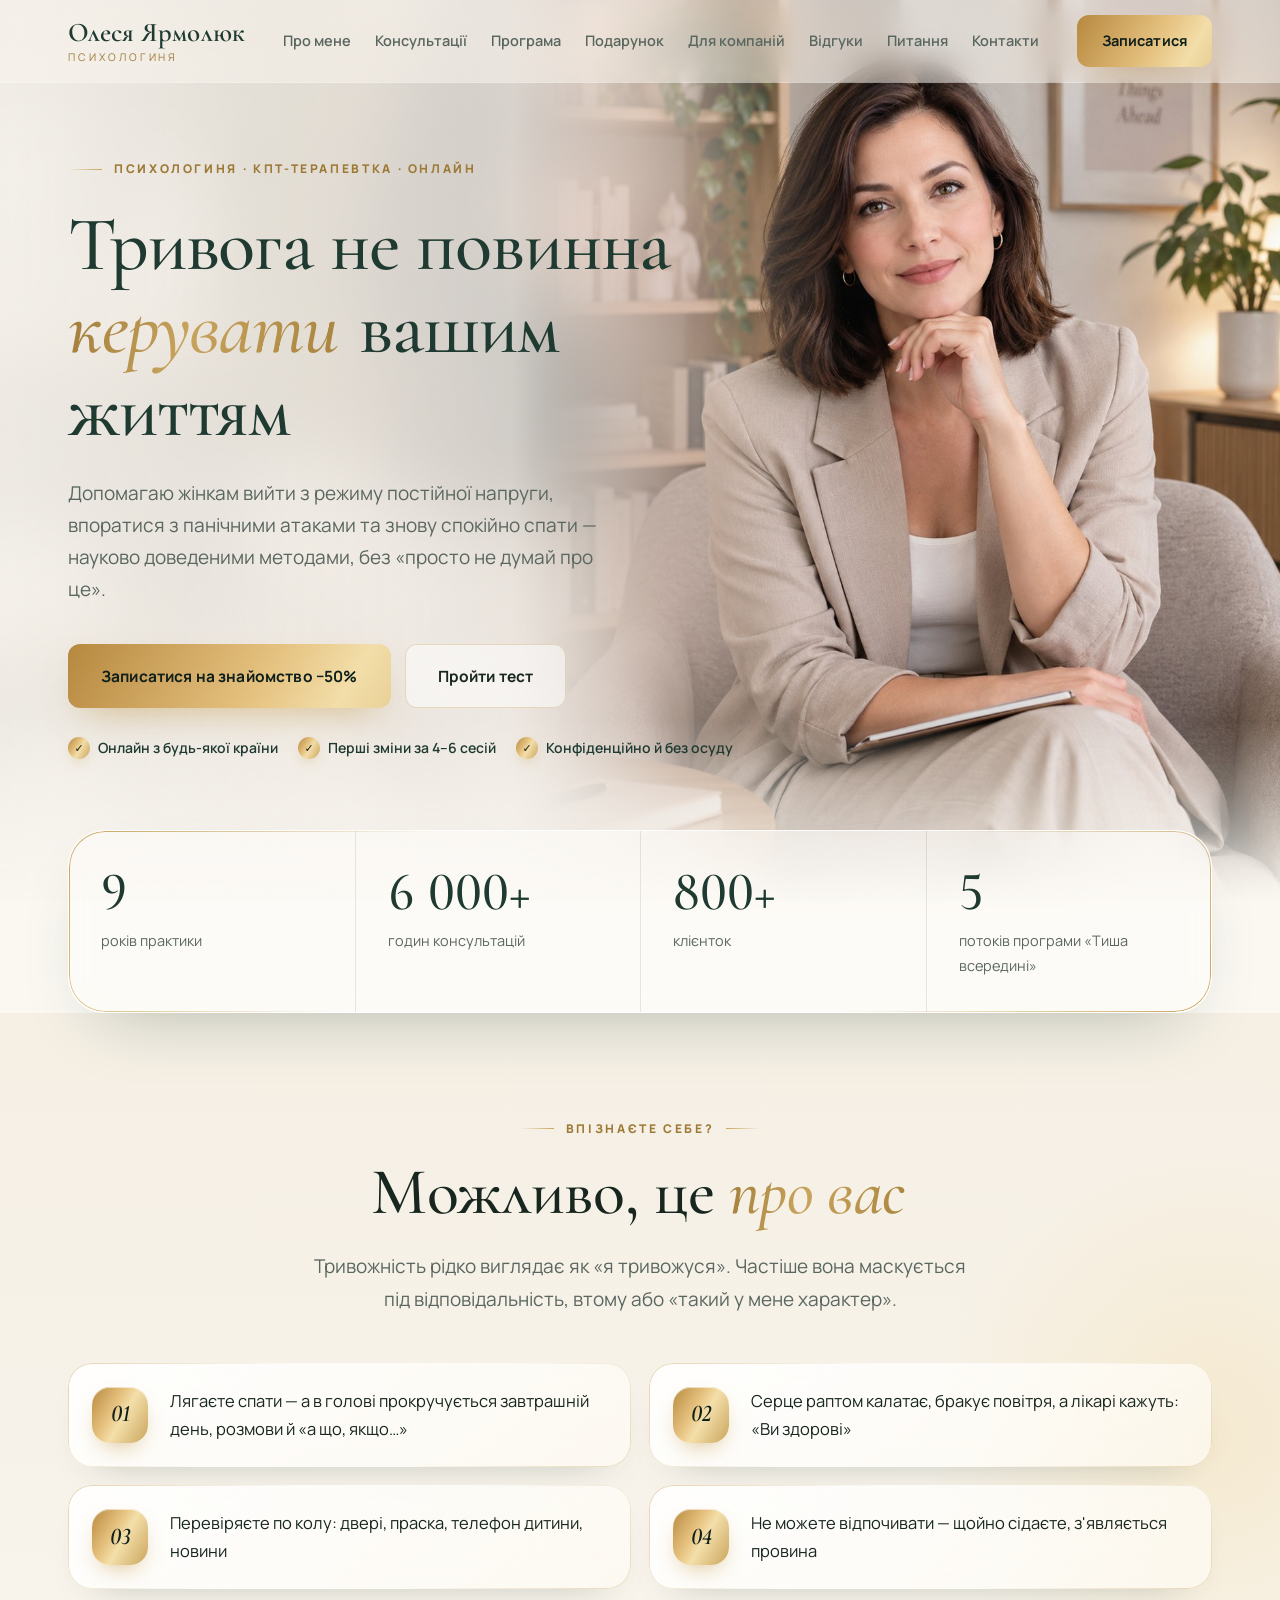
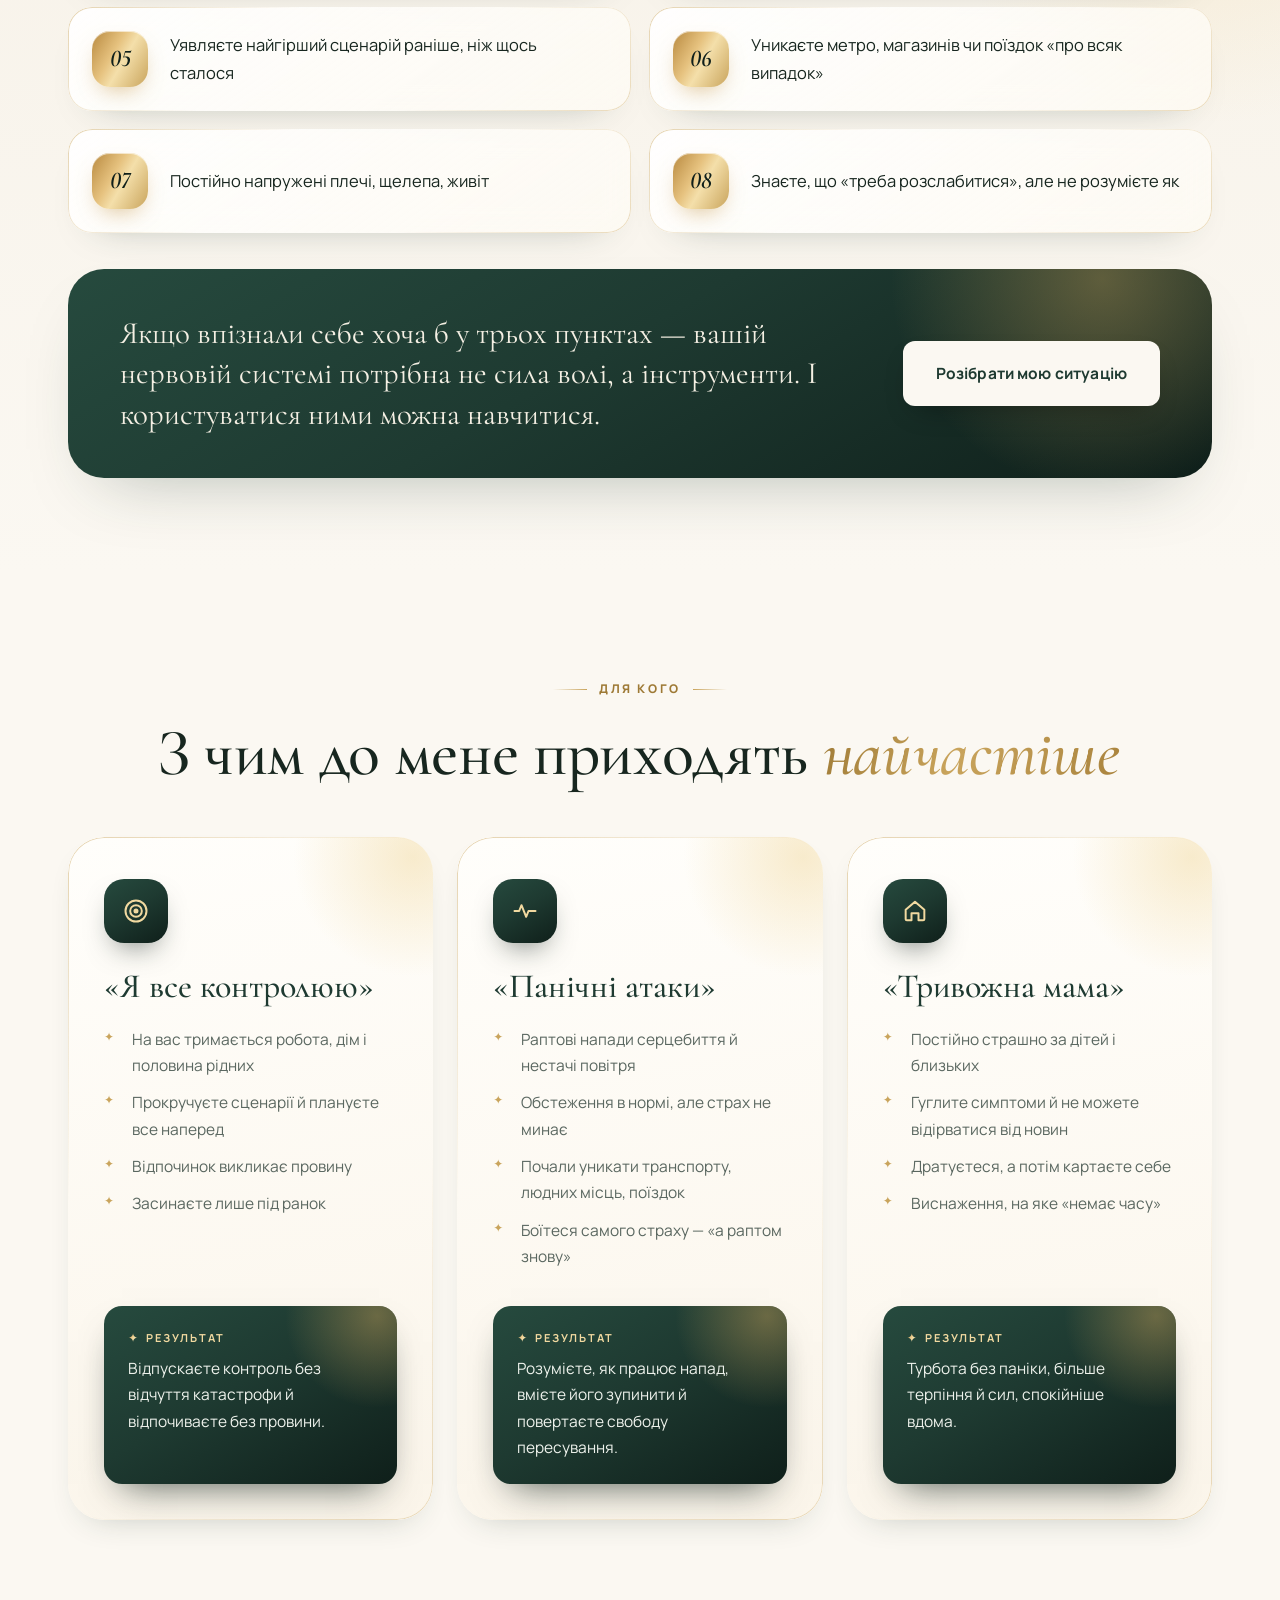
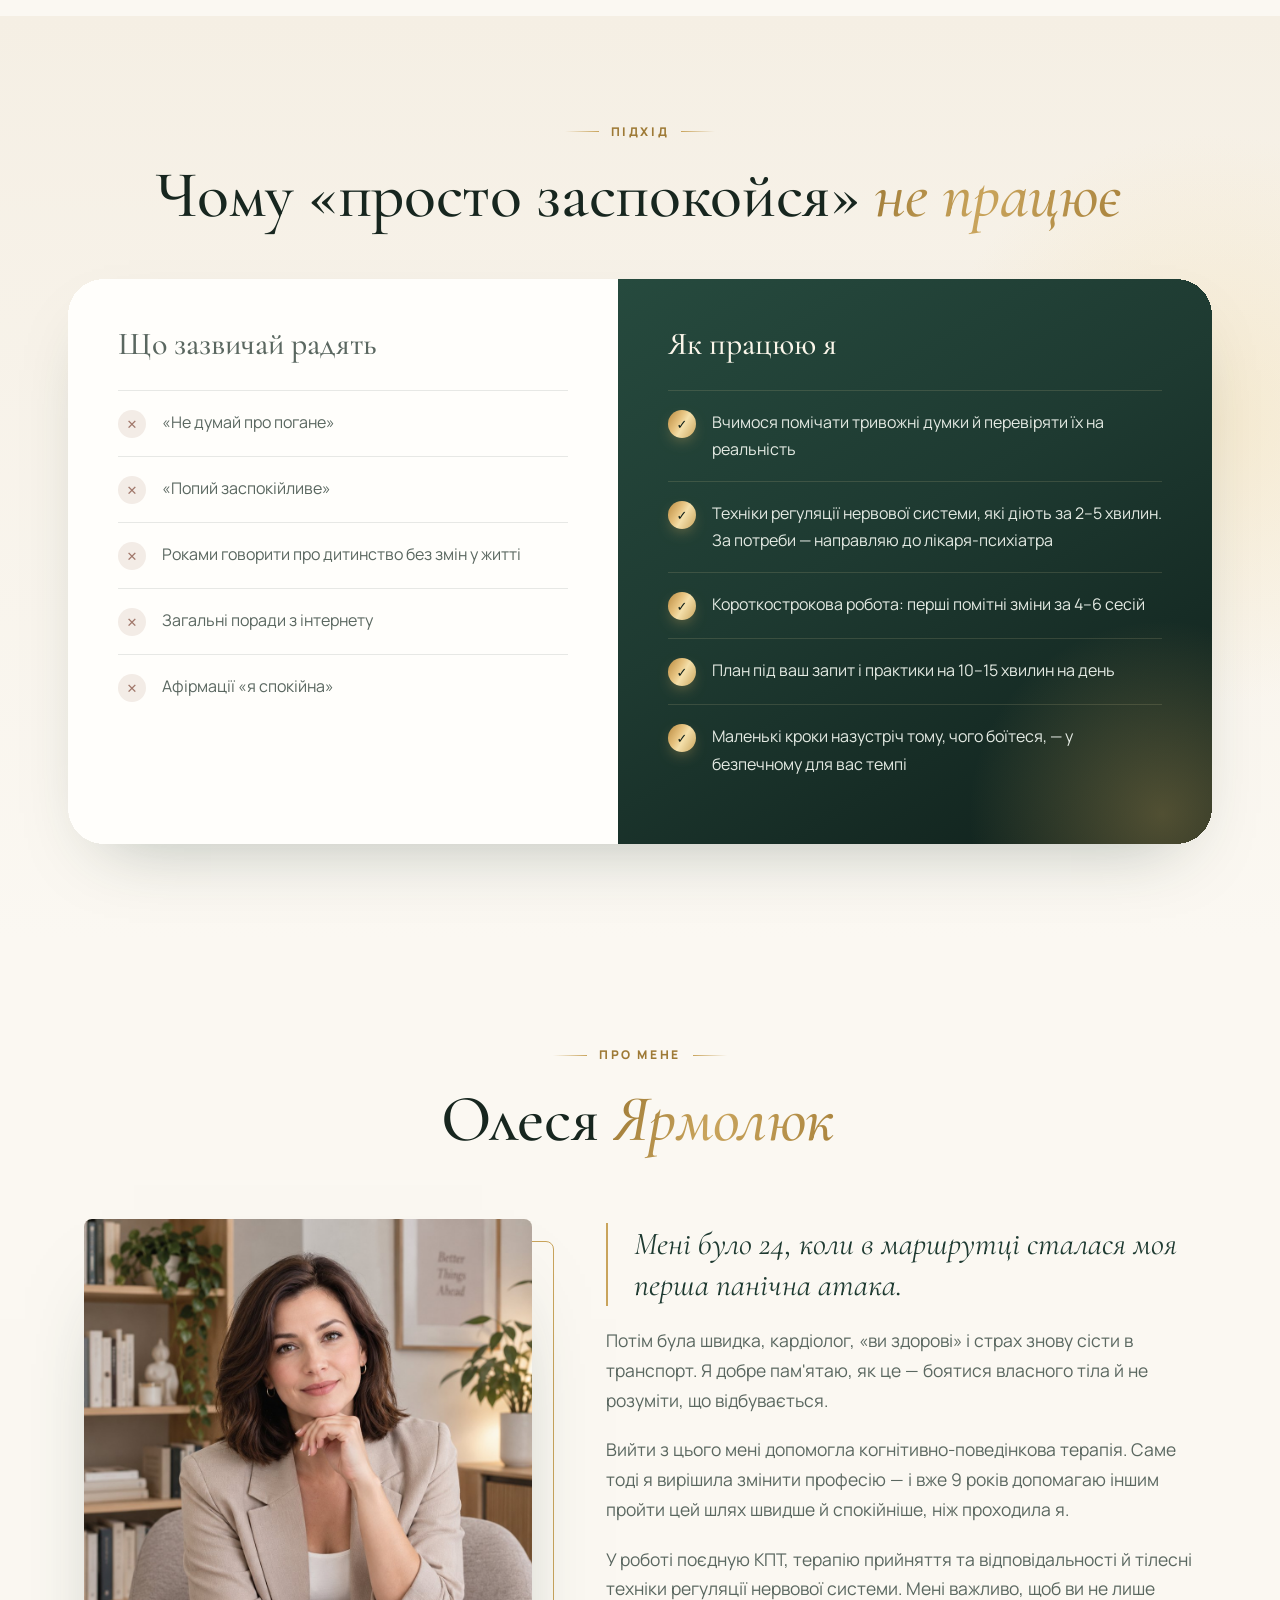
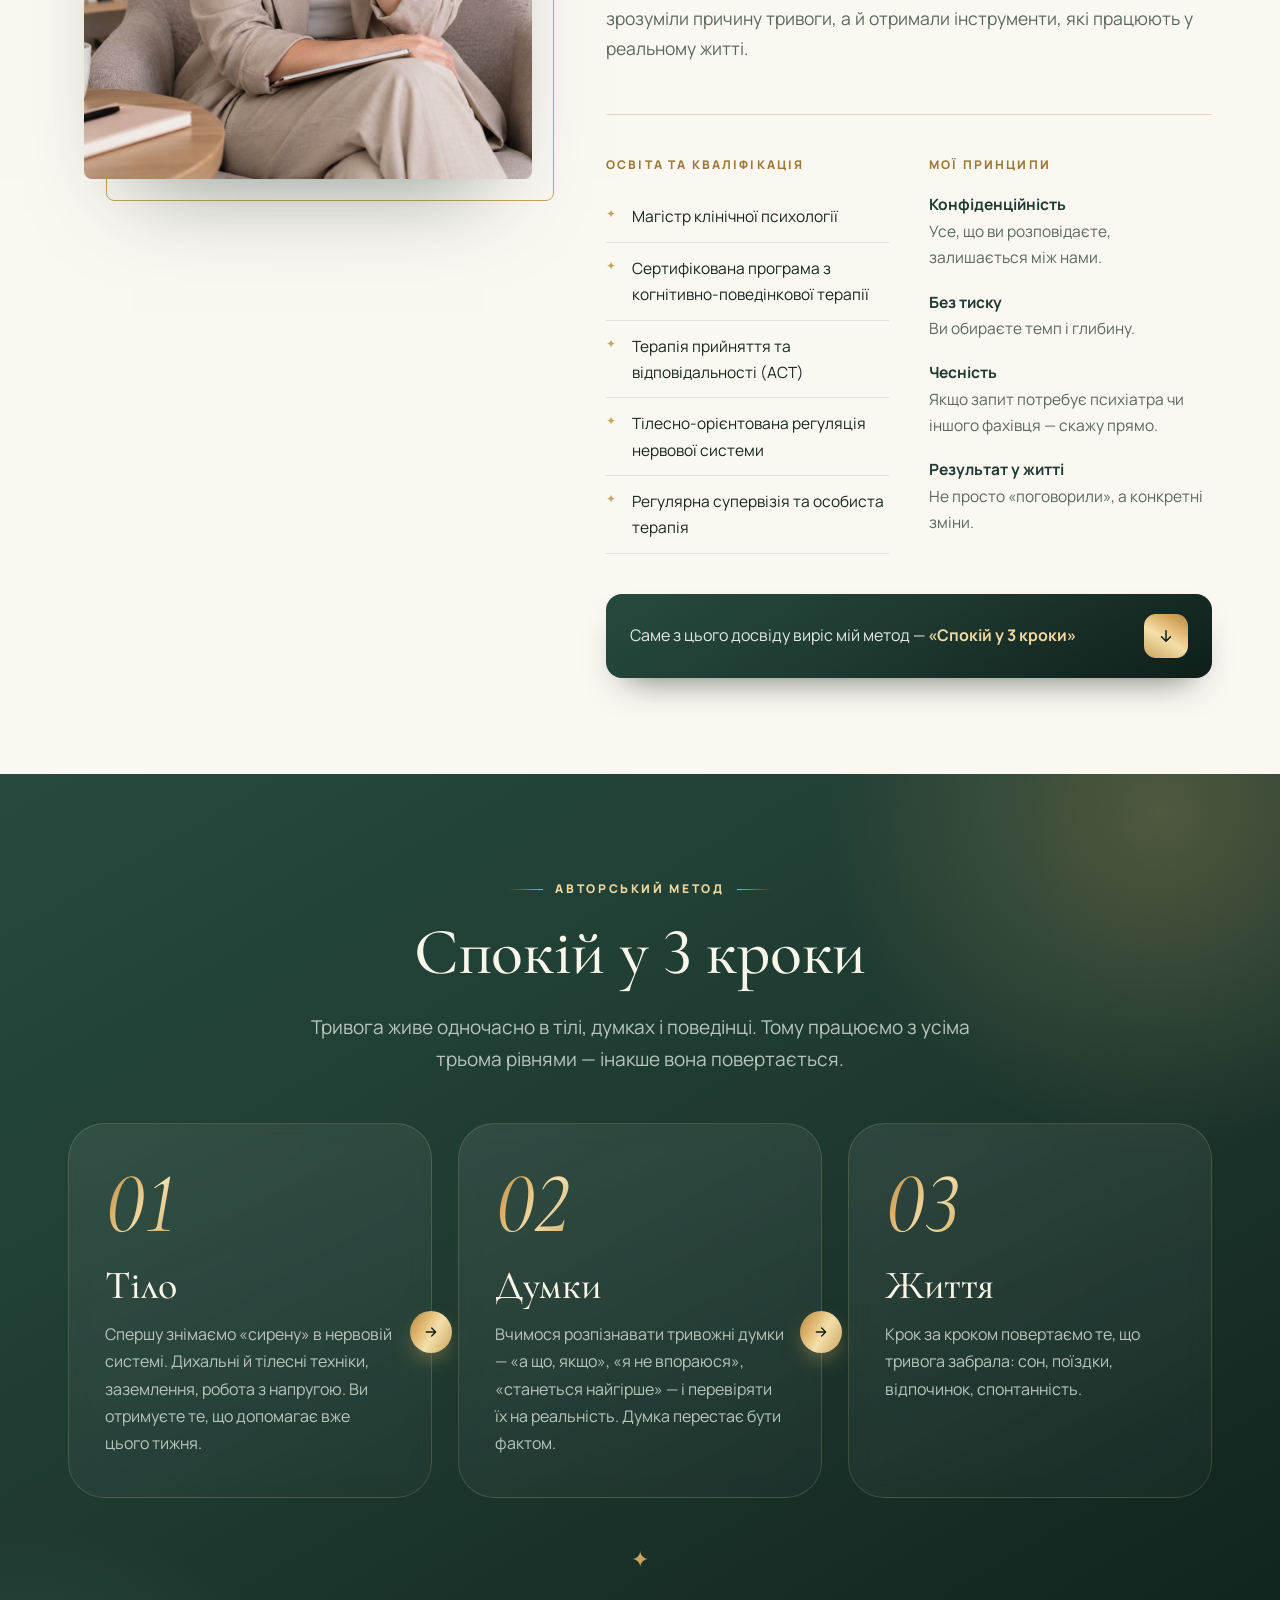
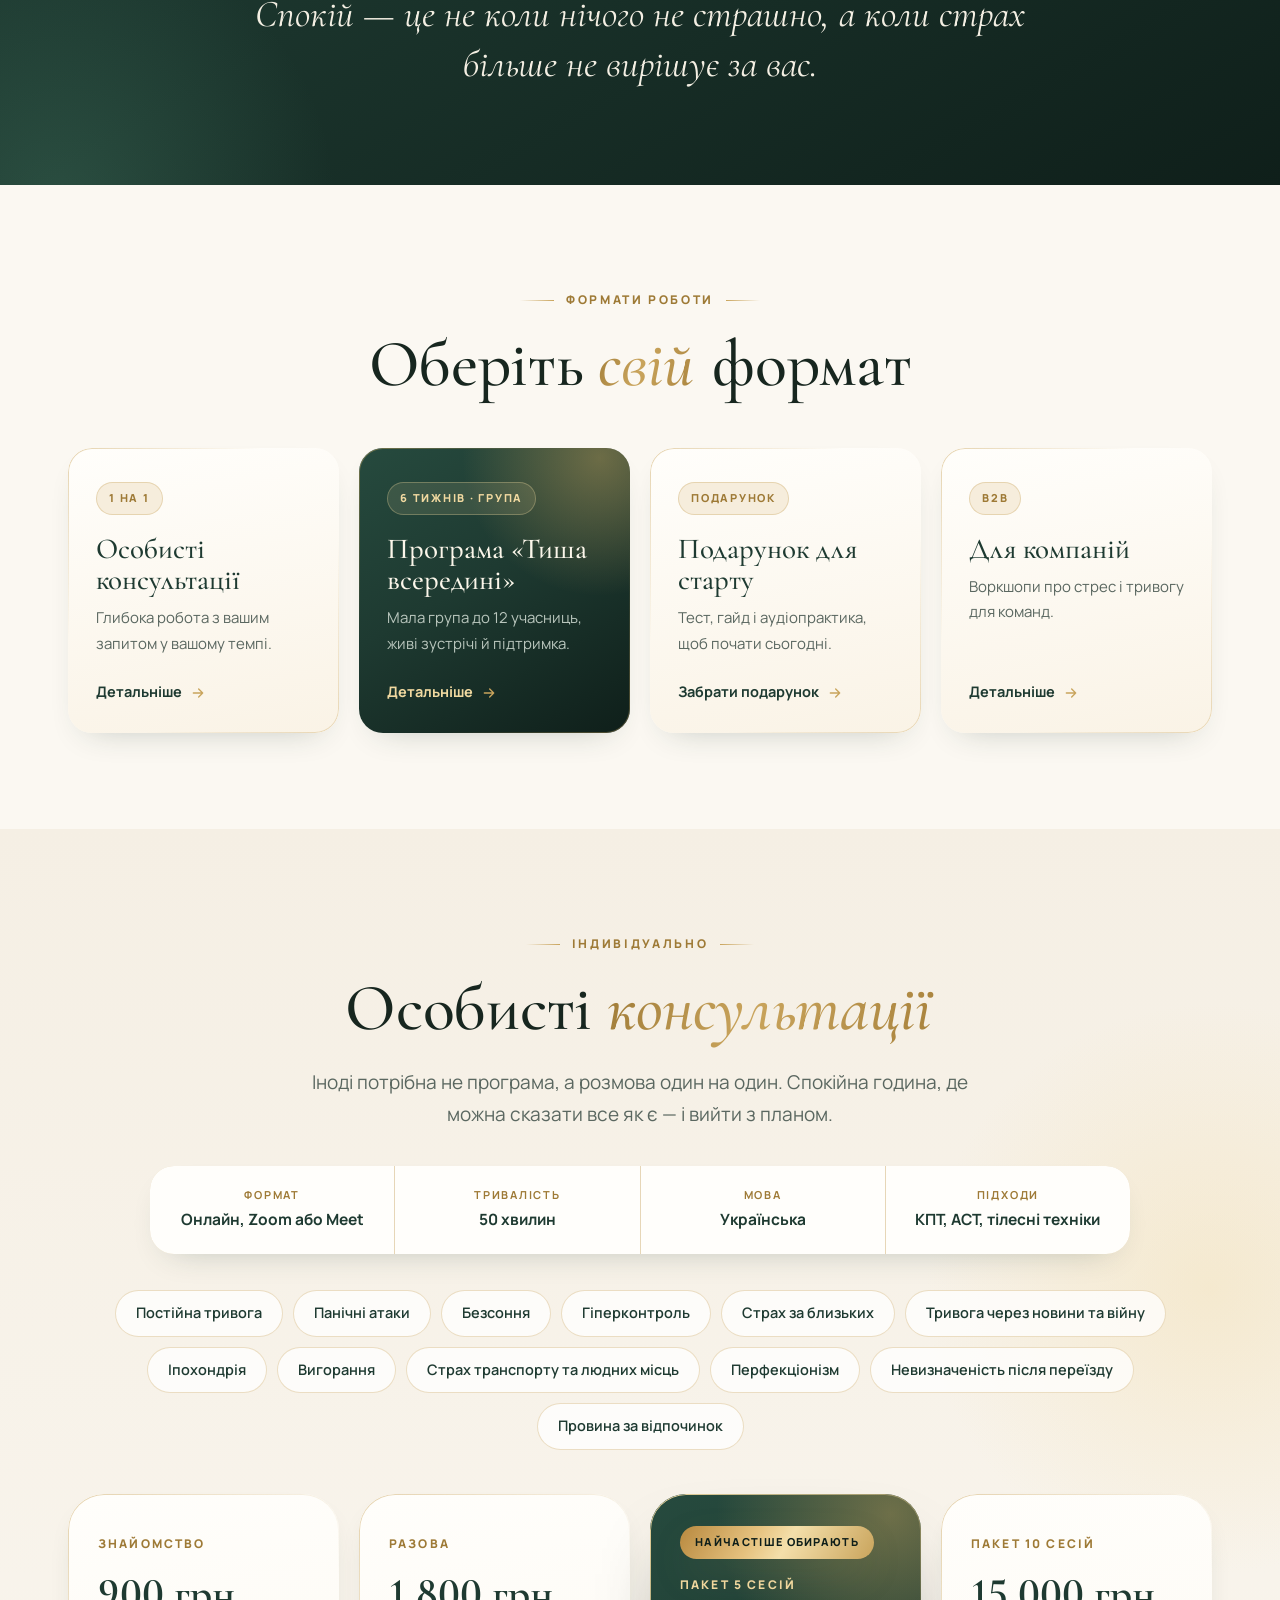
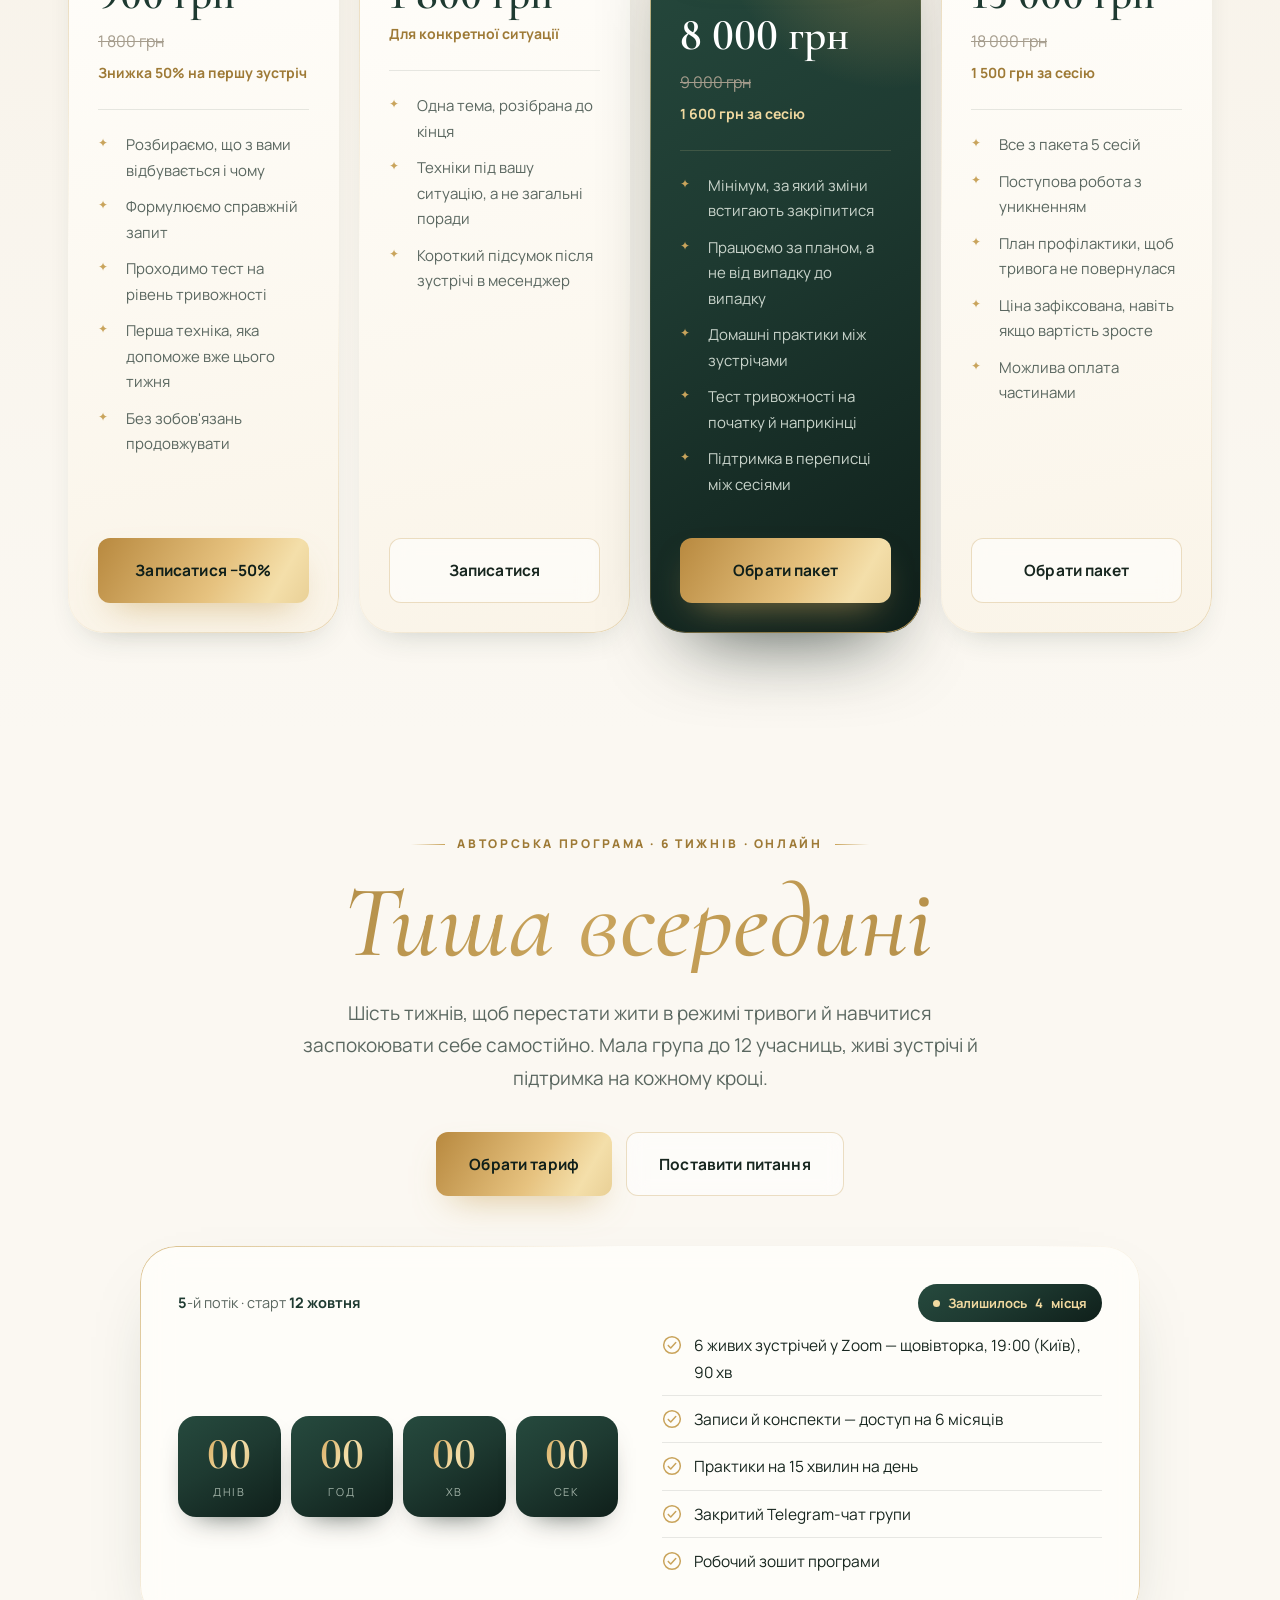
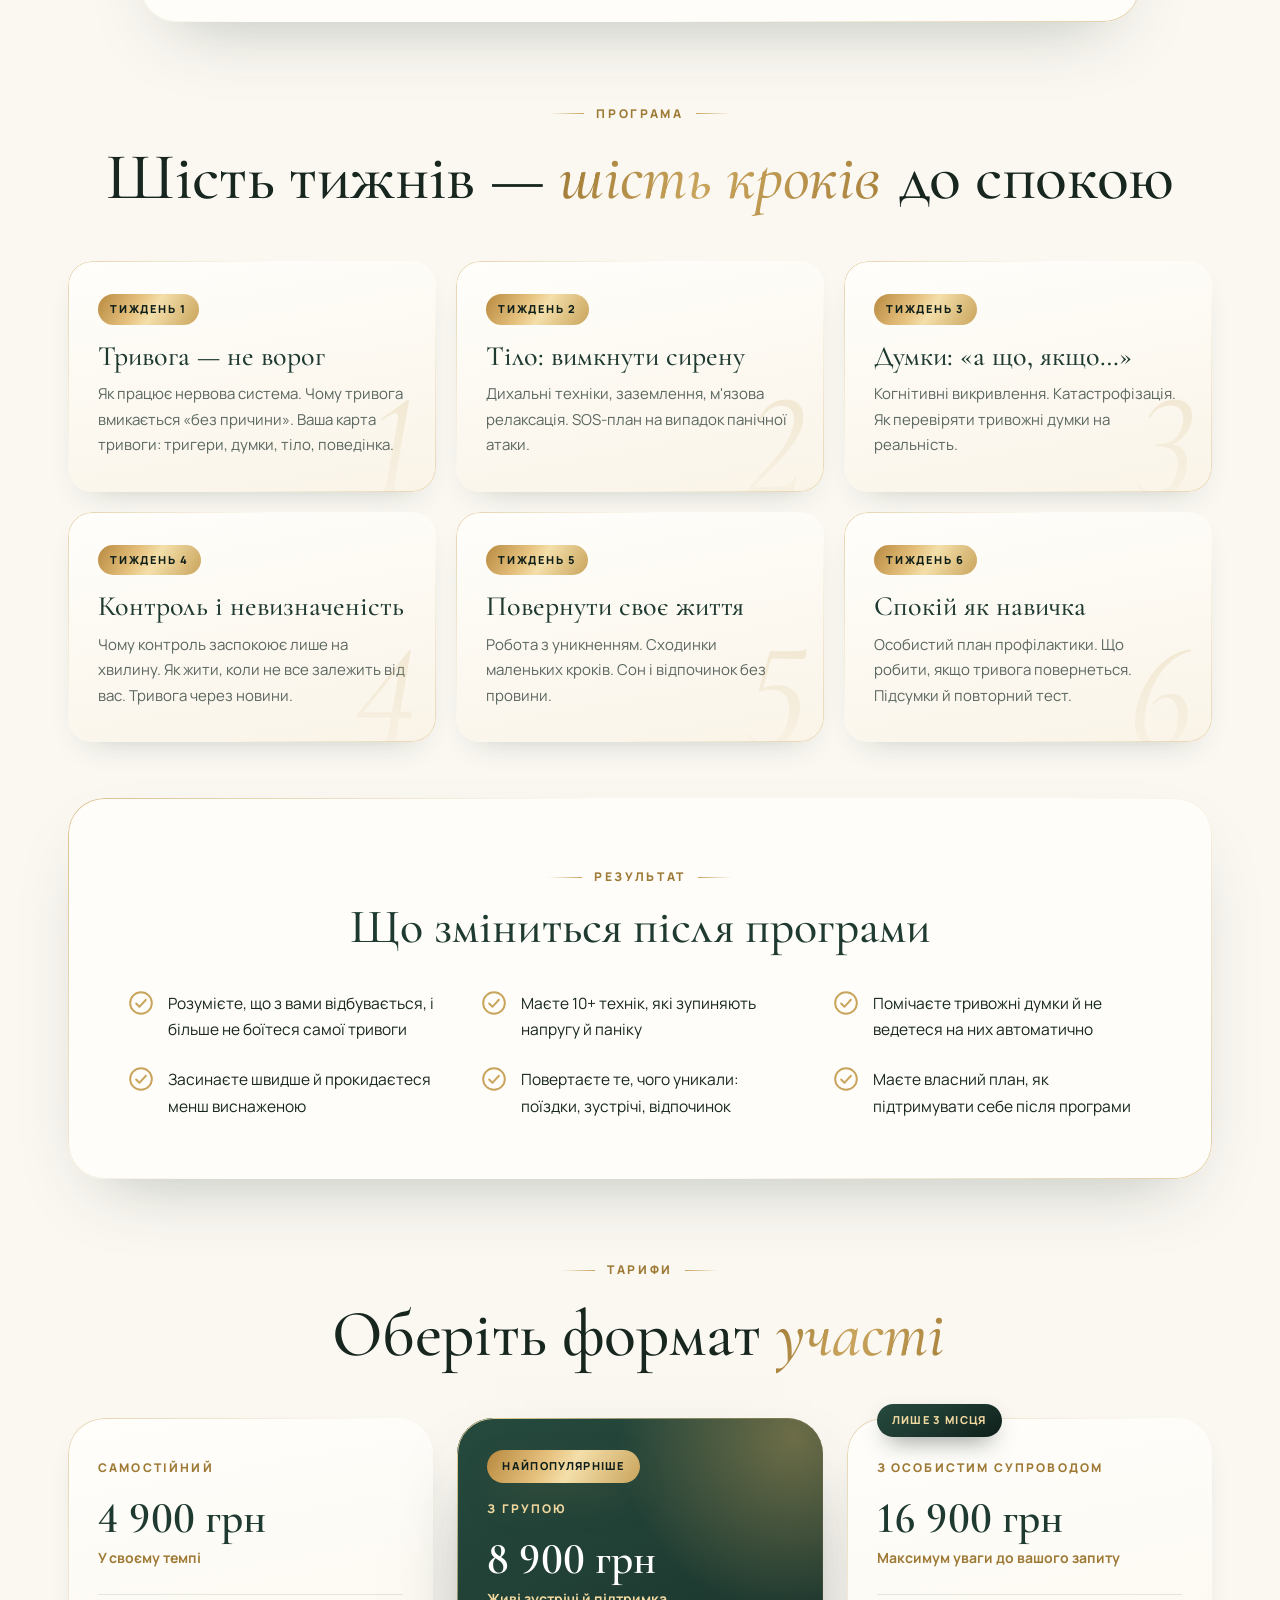
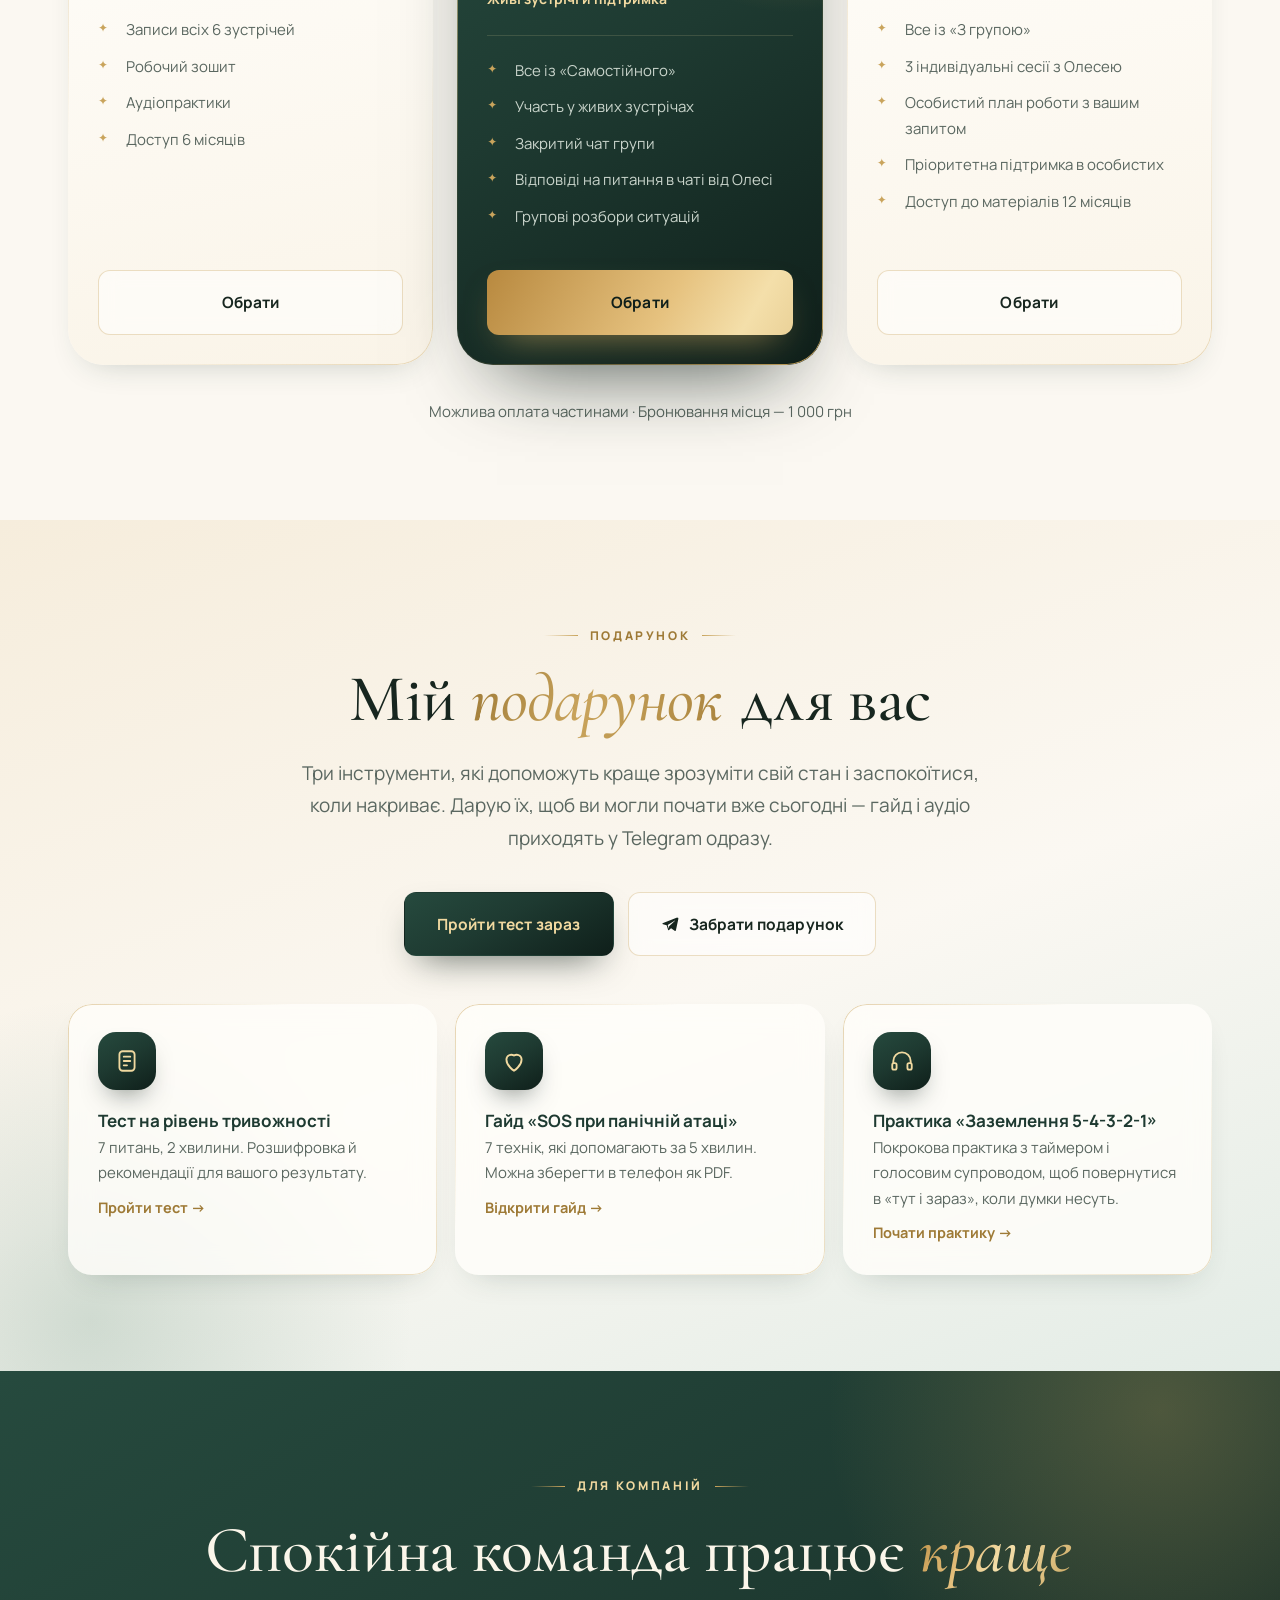
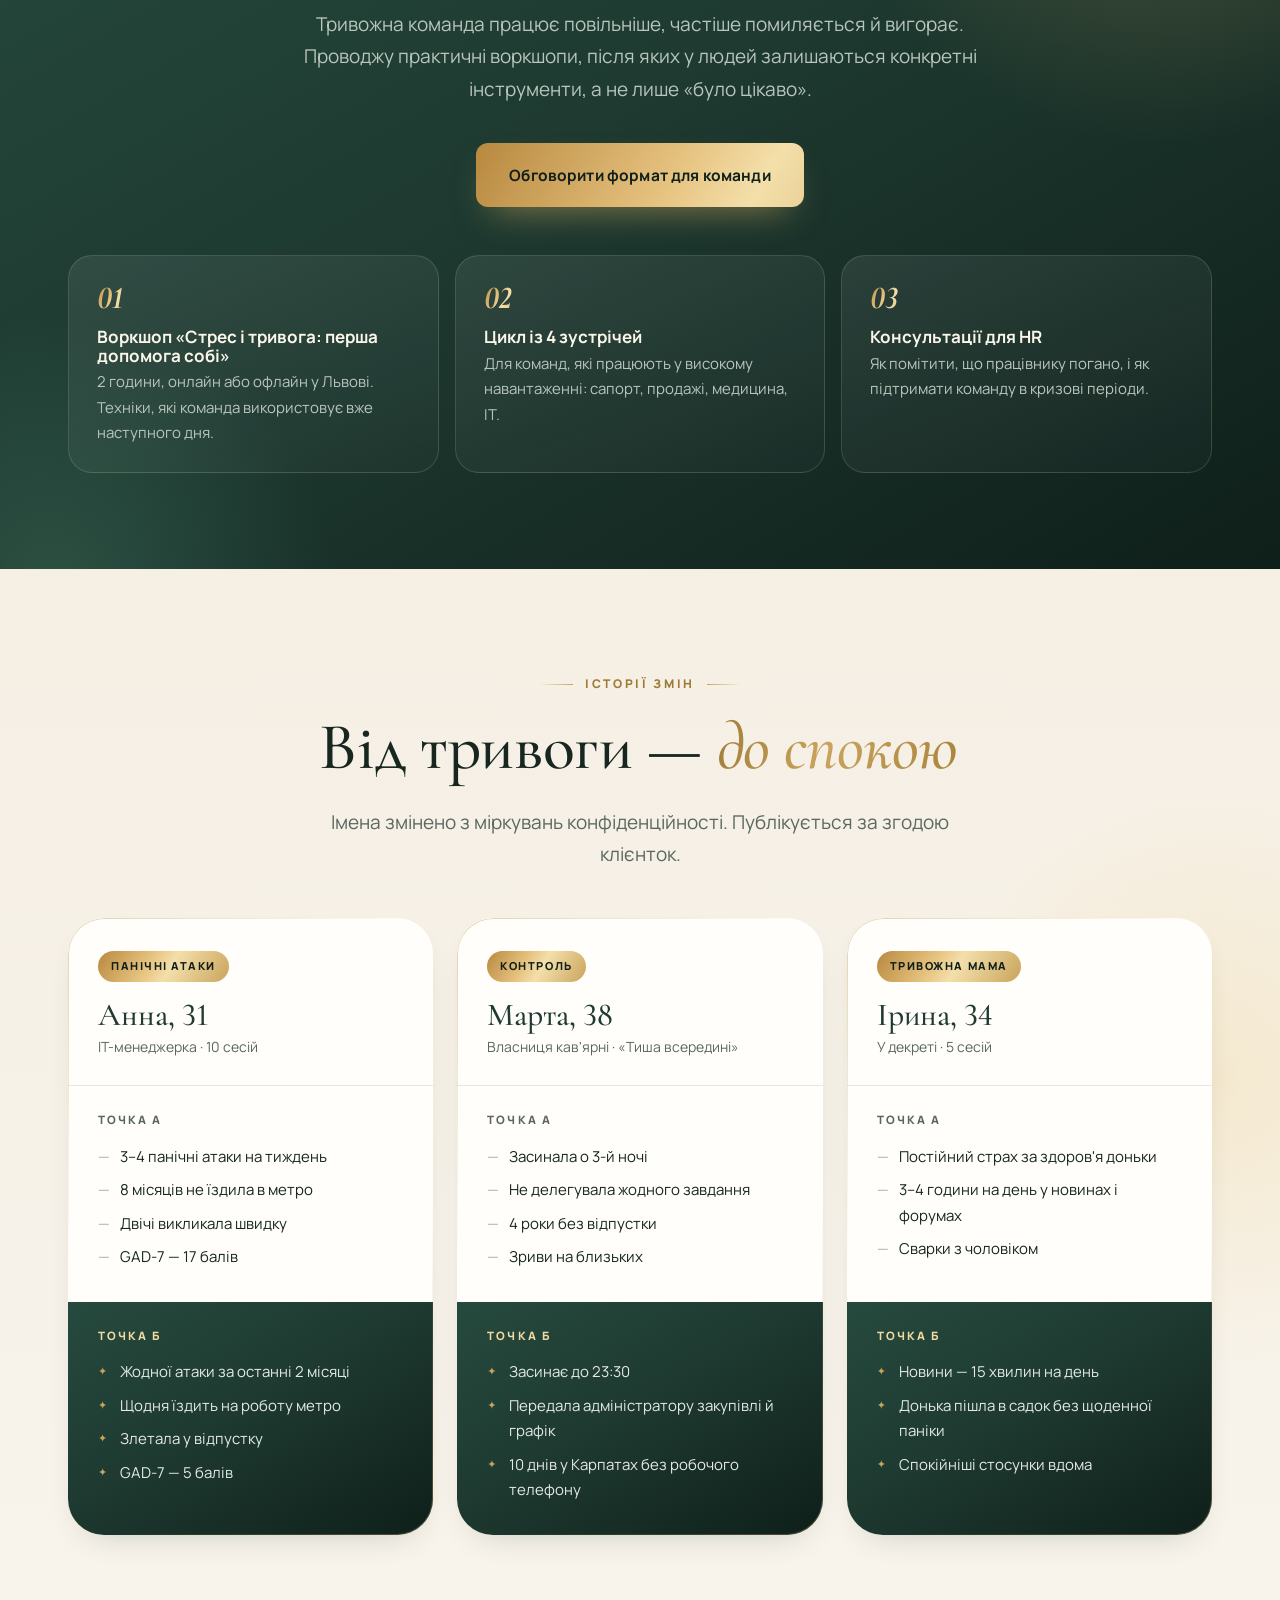
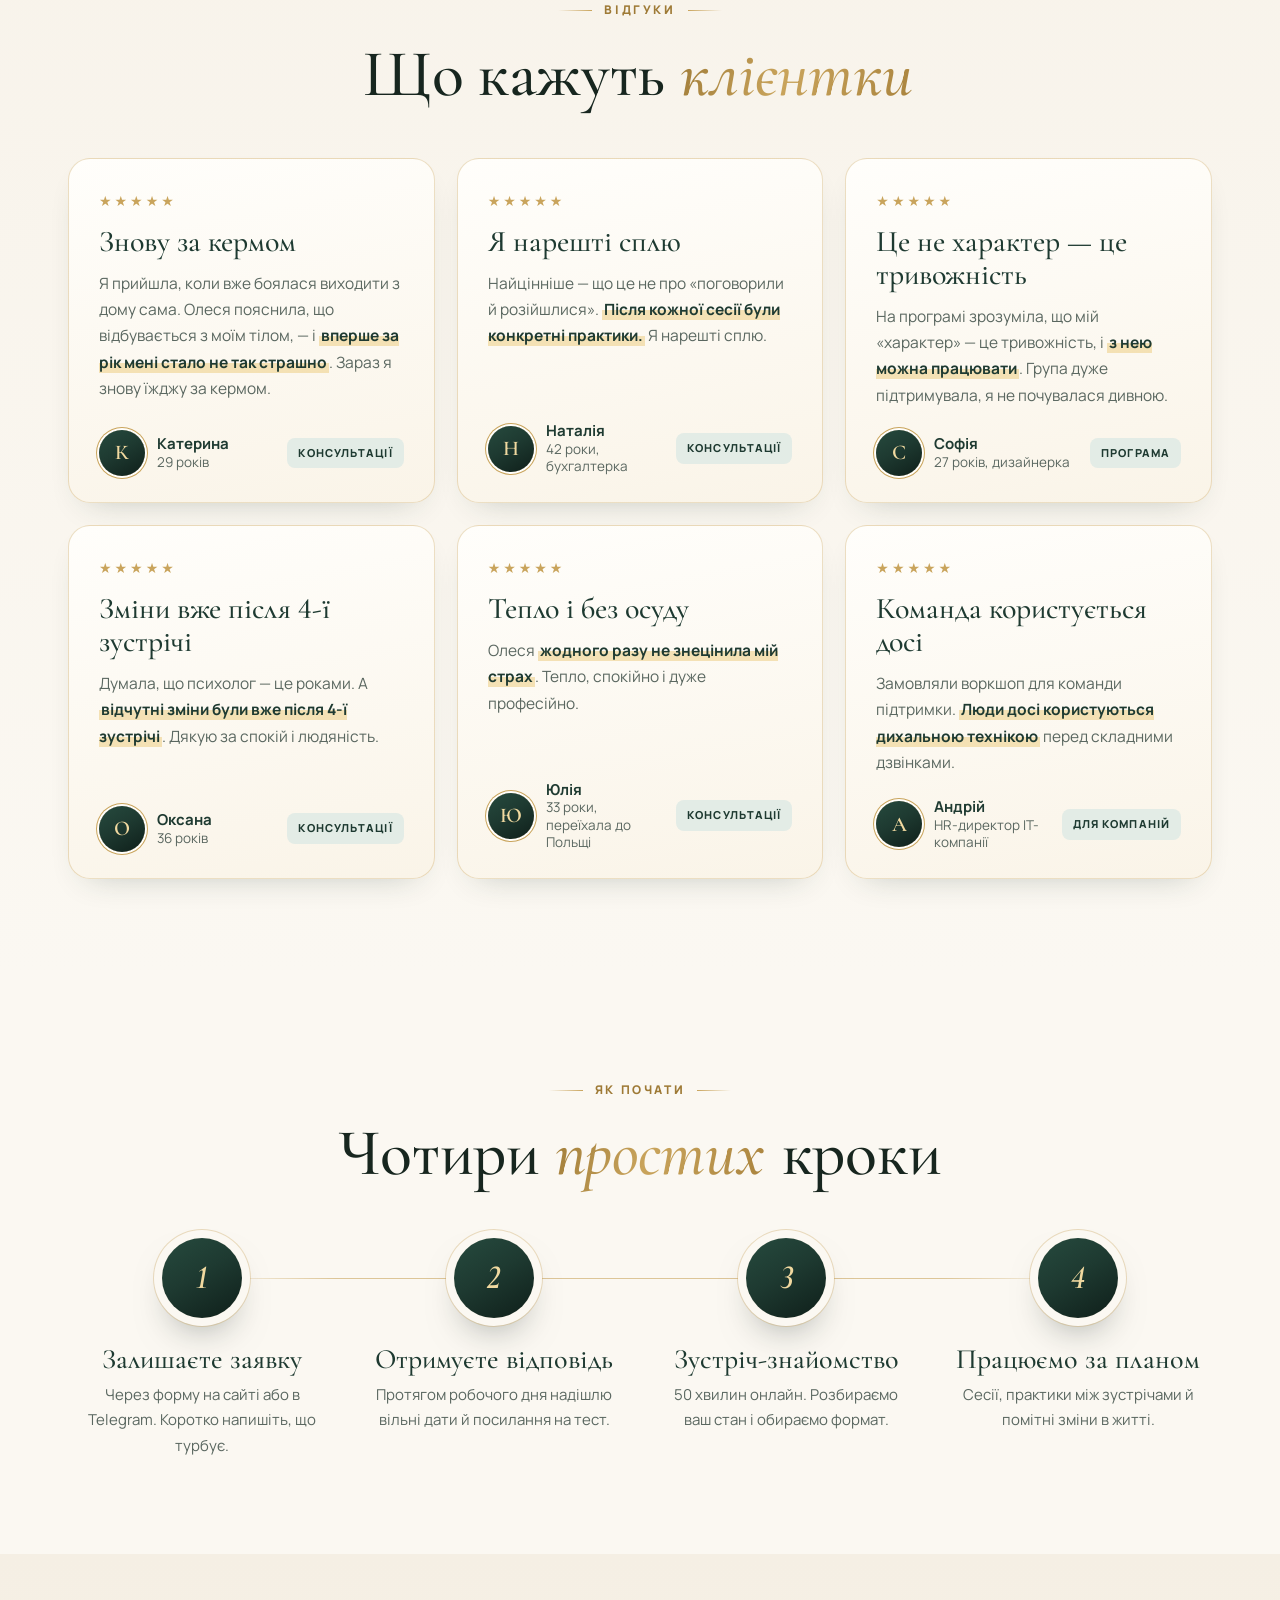
<file: index.html>
<!doctype html>
<html lang="uk">
<head>
  <meta charset="utf-8">
  <meta name="viewport" content="width=device-width, initial-scale=1, viewport-fit=cover">
  <title>Олеся Ярмолюк — психологиня. Робота з тривожністю та панічними атаками</title>
  <meta name="description" content="Психологиня, КПТ-терапевтка Олеся Ярмолюк. Допомагаю жінкам вийти з режиму постійної тривоги, впоратися з панічними атаками й повернути спокій. Консультації онлайн, програма «Тиша всередині».">
  <meta property="og:title" content="Олеся Ярмолюк — тривога не повинна керувати вашим життям">
  <meta property="og:description" content="Консультації онлайн, програма «Тиша всередині», безкоштовний тест на тривожність.">
  <meta property="og:type" content="website">
  <meta name="theme-color" content="#F7F3EC">
  <link rel="icon" href="data:image/svg+xml,%3Csvg xmlns='http://www.w3.org/2000/svg' viewBox='0 0 64 64'%3E%3Ccircle cx='32' cy='32' r='32' fill='%235F6E52'/%3E%3Ctext x='32' y='43' font-family='Georgia' font-size='30' font-style='italic' fill='%23fff' text-anchor='middle'%3EО%3C/text%3E%3C/svg%3E">
  <link rel="preconnect" href="https://fonts.googleapis.com">
  <link rel="preconnect" href="https://fonts.gstatic.com" crossorigin>
  <link href="https://fonts.googleapis.com/css2?family=Cormorant+Garamond:ital,wght@0,500;0,600;1,500;1,600&family=Manrope:wght@400;600;700;800&display=swap" rel="stylesheet">
  <link rel="stylesheet" href="styles.css">
</head>
<body>

<!-- Іконки -->
<svg width="0" height="0" style="position:absolute" aria-hidden="true">
  <symbol id="i-arrow" viewBox="0 0 24 24" fill="none" stroke="currentColor" stroke-width="2" stroke-linecap="round" stroke-linejoin="round"><path d="M5 12h14M13 6l6 6-6 6"/></symbol>
  <symbol id="i-check" viewBox="0 0 24 24" fill="none" stroke="currentColor" stroke-width="1.8" stroke-linecap="round" stroke-linejoin="round"><circle cx="12" cy="12" r="10"/><path d="m7.5 12.5 3 3 6-6.5"/></symbol>
  <symbol id="i-tg" viewBox="0 0 24 24" fill="currentColor"><path d="M21.6 3.4 2.9 10.6c-1.3.5-1.3 1.2-.2 1.6l4.8 1.5 1.8 5.6c.2.6.1.9.8.9.5 0 .7-.2 1-.5l2.3-2.2 4.8 3.5c.9.5 1.5.2 1.7-.8l3.2-15c.3-1.3-.5-1.9-1.3-1.5ZM8.9 13.4l9.3-5.9c.5-.3.9-.1.5.2l-7.9 7.2-.3 3.3-1.6-4.8Z"/></symbol>
  <symbol id="i-ig" viewBox="0 0 24 24" fill="none" stroke="currentColor" stroke-width="1.8"><rect x="3" y="3" width="18" height="18" rx="5"/><circle cx="12" cy="12" r="4"/><circle cx="17.5" cy="6.5" r="1" fill="currentColor" stroke="none"/></symbol>
  <symbol id="i-mail" viewBox="0 0 24 24" fill="none" stroke="currentColor" stroke-width="1.8" stroke-linecap="round" stroke-linejoin="round"><rect x="3" y="5" width="18" height="14" rx="3"/><path d="m4 7 8 6 8-6"/></symbol>
  <symbol id="i-shield" viewBox="0 0 24 24" fill="none" stroke="currentColor" stroke-width="1.8" stroke-linecap="round" stroke-linejoin="round"><path d="M12 3 4 6v6c0 5 3.5 8 8 9 4.5-1 8-4 8-9V6l-8-3Z"/><path d="m9 12 2 2 4-4"/></symbol>
  <symbol id="i-control" viewBox="0 0 24 24" fill="none" stroke="currentColor" stroke-width="1.7" stroke-linecap="round" stroke-linejoin="round"><circle cx="12" cy="12" r="9"/><circle cx="12" cy="12" r="5"/><circle cx="12" cy="12" r="1.3" fill="currentColor"/></symbol>
  <symbol id="i-pulse" viewBox="0 0 24 24" fill="none" stroke="currentColor" stroke-width="1.7" stroke-linecap="round" stroke-linejoin="round"><path d="M3 12h4l2-5 4 10 2-5h6"/></symbol>
  <symbol id="i-home" viewBox="0 0 24 24" fill="none" stroke="currentColor" stroke-width="1.7" stroke-linecap="round" stroke-linejoin="round"><path d="M4 11 12 4l8 7v8a1 1 0 0 1-1 1h-4v-6H9v6H5a1 1 0 0 1-1-1v-8Z"/></symbol>
  <symbol id="i-test" viewBox="0 0 24 24" fill="none" stroke="currentColor" stroke-width="1.7" stroke-linecap="round" stroke-linejoin="round"><rect x="5" y="3" width="14" height="18" rx="3"/><path d="M9 8h6M9 12h6M9 16h3"/></symbol>
  <symbol id="i-sos" viewBox="0 0 24 24" fill="none" stroke="currentColor" stroke-width="1.7" stroke-linecap="round" stroke-linejoin="round"><path d="M12 21s-7-4.5-7-10.5A4.5 4.5 0 0 1 12 7a4.5 4.5 0 0 1 7 3.5C19 16.5 12 21 12 21Z"/></symbol>
  <symbol id="i-audio" viewBox="0 0 24 24" fill="none" stroke="currentColor" stroke-width="1.7" stroke-linecap="round" stroke-linejoin="round"><path d="M4 14v-2a8 8 0 0 1 16 0v2"/><rect x="3" y="14" width="4" height="6" rx="1.5"/><rect x="17" y="14" width="4" height="6" rx="1.5"/></symbol>
  <symbol id="i-moon" viewBox="0 0 24 24" fill="none" stroke="currentColor" stroke-width="1.7" stroke-linecap="round" stroke-linejoin="round"><path d="M20 14.5A8 8 0 1 1 9.5 4a6.5 6.5 0 0 0 10.5 10.5Z"/></symbol>
  <symbol id="i-life" viewBox="0 0 24 24" fill="none" stroke="currentColor" stroke-width="1.8" stroke-linecap="round" stroke-linejoin="round"><circle cx="12" cy="12" r="9"/><path d="M12 8v5M12 16h.01"/></symbol>
</svg>

<!-- Ілюстрація-заглушка портрета -->
<template id="portrait-art">
  <svg viewBox="0 0 400 500" preserveAspectRatio="xMidYMax slice" role="img" aria-label="Ілюстрація: Олеся Ярмолюк">
    <circle cx="282" cy="150" r="78" fill="#F6E4B8" opacity=".75"/>
    <path d="M0 380c60-40 120-50 190-30s140 10 210-30v180H0Z" fill="#DCC6A0" opacity=".6"/>
    <g stroke="#3F6B58" stroke-width="3" fill="none" stroke-linecap="round"><path d="M58 470C70 380 80 300 118 220"/></g>
    <g fill="#5C8A74"><ellipse cx="92" cy="300" rx="12" ry="30" transform="rotate(-35 92 300)"/><ellipse cx="116" cy="340" rx="11" ry="27" transform="rotate(40 116 340)"/><ellipse cx="80" cy="380" rx="12" ry="30" transform="rotate(-40 80 380)"/><ellipse cx="108" cy="250" rx="10" ry="25" transform="rotate(30 108 250)"/></g>
    <path d="M78 500c8-88 62-132 122-136 60 4 114 48 122 136Z" fill="#1E3A31"/>
    <path d="M160 372c14 22 26 32 40 32s26-10 40-32c-13-5-26-8-40-8s-27 3-40 8Z" fill="#F1E6D2"/>
    <rect x="182" y="296" width="36" height="76" rx="18" fill="#D9A98C"/>
    <ellipse cx="200" cy="252" rx="54" ry="66" fill="#E4B89B"/>
    <circle cx="200" cy="170" r="30" fill="#4E3B2E"/>
    <path d="M144 266c-8-56 20-88 56-88 38 0 66 30 58 88-6-30-26-52-58-54-30 2-50 24-56 54Z" fill="#4E3B2E"/>
    <path d="M186 272q14 8 28 0" stroke="#B9826A" stroke-width="3" fill="none" stroke-linecap="round"/>
  </svg>
</template>

<!-- ============ HEADER ============ -->
<header class="header" id="header">
  <div class="wrap header__in">
    <a href="#top" class="logo"><b>Олеся Ярмолюк</b><span>психологиня</span></a>
    <nav class="nav" id="nav">
      <a href="#about">Про мене</a>
      <a href="#consult">Консультації</a>
      <a href="#program">Програма</a>
      <a href="#free">Подарунок</a>
      <a href="#business">Для компаній</a>
      <a href="#reviews">Відгуки</a>
      <a href="#faq">Питання</a>
      <a href="#contact">Контакти</a>
    </nav>
    <a href="#contact" class="btn btn--primary">Записатися</a>
    <button class="burger" id="burger" aria-label="Меню" aria-expanded="false"><span></span></button>
  </div>
</header>

<main id="top">

<!-- ============ 1. HERO ============ -->
<section class="hero">
  <div class="hero__bg" aria-hidden="true">
    <div class="hero__blur"></div>
    <div class="hero__photo"></div>
    <div class="hero__veil"></div>
  </div>
  <div class="wrap">
    <div class="hero__content reveal">
      <span class="eyebrow">Психологиня · КПТ-терапевтка · Онлайн</span>
      <h1>Тривога не повинна <em>керувати</em> вашим життям</h1>
      <p class="hero__sub">Допомагаю жінкам вийти з режиму постійної напруги, впоратися з панічними атаками та знову спокійно спати — науково доведеними методами, без «просто не думай про це».</p>
      <div class="hero__btns">
        <a href="#contact" class="btn btn--primary" data-pick="Консультація">Записатися на знайомство −50%</a>
        <button class="btn btn--ghost" data-open-test>Пройти тест</button>
      </div>
      <ul class="bullets">
        <li><i>✓</i>Онлайн з будь-якої країни</li>
        <li><i>✓</i>Перші зміни за 4–6 сесій</li>
        <li><i>✓</i>Конфіденційно й без осуду</li>
      </ul>
    </div>
  </div>
</section>

<div class="wrap hero-stats">
  <div class="stats reveal">
    <div class="stat"><b data-count="9">9</b><span>років практики</span></div>
    <div class="stat"><b data-count="6000" data-suffix="+">6 000+</b><span>годин консультацій</span></div>
    <div class="stat"><b data-count="800" data-suffix="+">800+</b><span>клієнток</span></div>
    <div class="stat"><b data-count="5">5</b><span>потоків програми «Тиша всередині»</span></div>
  </div>
</div>

<!-- ============ 2. PAINS ============ -->
<section class="section section--tint">
  <div class="wrap">
    <div class="head head--center reveal">
      <span class="eyebrow">Впізнаєте себе?</span>
      <h2 class="h2">Можливо, це <em>про вас</em></h2>
      <p class="lead">Тривожність рідко виглядає як «я тривожуся». Частіше вона маскується під відповідальність, втому або «такий у мене характер».</p>
    </div>
    <div class="pains">
      <div class="pain reveal"><span class="pain__n">01</span><p>Лягаєте спати — а в голові прокручується завтрашній день, розмови й «а що, якщо…»</p></div>
      <div class="pain reveal"><span class="pain__n">02</span><p>Серце раптом калатає, бракує повітря, а лікарі кажуть: «Ви здорові»</p></div>
      <div class="pain reveal"><span class="pain__n">03</span><p>Перевіряєте по колу: двері, праска, телефон дитини, новини</p></div>
      <div class="pain reveal"><span class="pain__n">04</span><p>Не можете відпочивати — щойно сідаєте, з'являється провина</p></div>
      <div class="pain reveal"><span class="pain__n">05</span><p>Уявляєте найгірший сценарій раніше, ніж щось сталося</p></div>
      <div class="pain reveal"><span class="pain__n">06</span><p>Уникаєте метро, магазинів чи поїздок «про всяк випадок»</p></div>
      <div class="pain reveal"><span class="pain__n">07</span><p>Постійно напружені плечі, щелепа, живіт</p></div>
      <div class="pain reveal"><span class="pain__n">08</span><p>Знаєте, що «треба розслабитися», але не розумієте як</p></div>
    </div>
    <div class="callout reveal">
      <p>Якщо впізнали себе хоча б у трьох пунктах — вашій нервовій системі потрібна не сила волі, а інструменти. І користуватися ними можна навчитися.</p>
      <a href="#contact" class="btn btn--light">Розібрати мою ситуацію</a>
    </div>
  </div>
</section>

<!-- ============ 3. AUDIENCE ============ -->
<section class="section">
  <div class="wrap">
    <div class="head head--center reveal">
      <span class="eyebrow">Для кого</span>
      <h2 class="h2">З чим до мене приходять <em>найчастіше</em></h2>
    </div>
    <div class="cards3">
      <article class="aud reveal">
        <span class="aud__icon"><svg><use href="#i-control"/></svg></span>
        <h3>«Я все контролюю»</h3>
        <ul class="checks">
          <li>На вас тримається робота, дім і половина рідних</li>
          <li>Прокручуєте сценарії й плануєте все наперед</li>
          <li>Відпочинок викликає провину</li>
          <li>Засинаєте лише під ранок</li>
        </ul>
        <p class="aud__res"><b>Результат</b>Відпускаєте контроль без відчуття катастрофи й відпочиваєте без провини.</p>
      </article>
      <article class="aud reveal">
        <span class="aud__icon"><svg><use href="#i-pulse"/></svg></span>
        <h3>«Панічні атаки»</h3>
        <ul class="checks">
          <li>Раптові напади серцебиття й нестачі повітря</li>
          <li>Обстеження в нормі, але страх не минає</li>
          <li>Почали уникати транспорту, людних місць, поїздок</li>
          <li>Боїтеся самого страху — «а раптом знову»</li>
        </ul>
        <p class="aud__res"><b>Результат</b>Розумієте, як працює напад, вмієте його зупинити й повертаєте свободу пересування.</p>
      </article>
      <article class="aud reveal">
        <span class="aud__icon"><svg><use href="#i-home"/></svg></span>
        <h3>«Тривожна мама»</h3>
        <ul class="checks">
          <li>Постійно страшно за дітей і близьких</li>
          <li>Гуглите симптоми й не можете відірватися від новин</li>
          <li>Дратуєтеся, а потім картаєте себе</li>
          <li>Виснаження, на яке «немає часу»</li>
        </ul>
        <p class="aud__res"><b>Результат</b>Турбота без паніки, більше терпіння й сил, спокійніше вдома.</p>
      </article>
    </div>
  </div>
</section>

<!-- ============ 4. COMPARE ============ -->
<section class="section section--tint">
  <div class="wrap">
    <div class="head head--center reveal">
      <span class="eyebrow">Підхід</span>
      <h2 class="h2">Чому «просто заспокойся» <em>не працює</em></h2>
    </div>
    <div class="compare reveal">
      <div class="compare__col compare__col--no">
        <h3>Що зазвичай радять</h3>
        <ul>
          <li><span class="mark mark--no">✕</span><span>«Не думай про погане»</span></li>
          <li><span class="mark mark--no">✕</span><span>«Попий заспокійливе»</span></li>
          <li><span class="mark mark--no">✕</span><span>Роками говорити про дитинство без змін у житті</span></li>
          <li><span class="mark mark--no">✕</span><span>Загальні поради з інтернету</span></li>
          <li><span class="mark mark--no">✕</span><span>Афірмації «я спокійна»</span></li>
        </ul>
      </div>
      <div class="compare__col compare__col--yes">
        <h3>Як працюю я</h3>
        <ul>
          <li><span class="mark mark--yes">✓</span><span>Вчимося помічати тривожні думки й перевіряти їх на реальність</span></li>
          <li><span class="mark mark--yes">✓</span><span>Техніки регуляції нервової системи, які діють за 2–5 хвилин. За потреби — направляю до лікаря-психіатра</span></li>
          <li><span class="mark mark--yes">✓</span><span>Короткострокова робота: перші помітні зміни за 4–6 сесій</span></li>
          <li><span class="mark mark--yes">✓</span><span>План під ваш запит і практики на 10–15 хвилин на день</span></li>
          <li><span class="mark mark--yes">✓</span><span>Маленькі кроки назустріч тому, чого боїтеся, — у безпечному для вас темпі</span></li>
        </ul>
      </div>
    </div>
  </div>
</section>

<!-- ============ 5. ABOUT ============ -->
<section class="section" id="about">
  <div class="wrap">
    <div class="head head--center reveal">
      <span class="eyebrow">Про мене</span>
      <h2 class="h2">Олеся <em>Ярмолюк</em></h2>
    </div>
    <div class="about">
    <div class="portrait reveal">
      <div class="portrait__frame" data-photo="person.photoAbout"></div>
    </div>
    <div class="about__text">
      <div class="reveal">
        <p>Мені було 24, коли в маршрутці сталася моя перша панічна атака.</p>
        <p>Потім була швидка, кардіолог, «ви здорові» і страх знову сісти в транспорт. Я добре пам'ятаю, як це — боятися власного тіла й не розуміти, що відбувається.</p>
        <p>Вийти з цього мені допомогла когнітивно-поведінкова терапія. Саме тоді я вирішила змінити професію — і вже 9 років допомагаю іншим пройти цей шлях швидше й спокійніше, ніж проходила я.</p>
        <p>У роботі поєдную КПТ, терапію прийняття та відповідальності й тілесні техніки регуляції нервової системи. Мені важливо, щоб ви не лише зрозуміли причину тривоги, а й отримали інструменти, які працюють у реальному житті.</p>
      </div>
      <div class="about__cols reveal">
        <div>
          <h4>Освіта та кваліфікація</h4>
          <ul class="edu">
            <li>Магістр клінічної психології</li>
            <li>Сертифікована програма з когнітивно-поведінкової терапії</li>
            <li>Терапія прийняття та відповідальності (ACT)</li>
            <li>Тілесно-орієнтована регуляція нервової системи</li>
            <li>Регулярна супервізія та особиста терапія</li>
          </ul>
        </div>
        <div>
          <h4>Мої принципи</h4>
          <ul class="principles">
            <li><b>Конфіденційність</b>Усе, що ви розповідаєте, залишається між нами.</li>
            <li><b>Без тиску</b>Ви обираєте темп і глибину.</li>
            <li><b>Чесність</b>Якщо запит потребує психіатра чи іншого фахівця — скажу прямо.</li>
            <li><b>Результат у житті</b>Не просто «поговорили», а конкретні зміни.</li>
          </ul>
        </div>
      </div>
      <a href="#method" class="about__bridge reveal">
        <span>Саме з цього досвіду виріс мій метод — <b>«Спокій у 3 кроки»</b></span>
        <i aria-hidden="true"><svg><use href="#i-arrow"/></svg></i>
      </a>
    </div>
    </div>
  </div>
</section>

<!-- ============ 6. METHOD ============ -->
<section class="section section--dark" id="method">
  <div class="wrap">
    <div class="head head--center reveal">
      <span class="eyebrow">Авторський метод</span>
      <h2 class="h2">Спокій у 3 кроки</h2>
      <p class="lead">Тривога живе одночасно в тілі, думках і поведінці. Тому працюємо з усіма трьома рівнями — інакше вона повертається.</p>
    </div>
    <div class="method">
      <div class="step reveal">
        <div class="step__num">01</div>
        <h3>Тіло</h3>
        <p>Спершу знімаємо «сирену» в нервовій системі. Дихальні й тілесні техніки, заземлення, робота з напругою. Ви отримуєте те, що допомагає вже цього тижня.</p>
        <span class="step__arrow"><svg><use href="#i-arrow"/></svg></span>
      </div>
      <div class="step reveal">
        <div class="step__num">02</div>
        <h3>Думки</h3>
        <p>Вчимося розпізнавати тривожні думки — «а що, якщо», «я не впораюся», «станеться найгірше» — і перевіряти їх на реальність. Думка перестає бути фактом.</p>
        <span class="step__arrow"><svg><use href="#i-arrow"/></svg></span>
      </div>
      <div class="step reveal">
        <div class="step__num">03</div>
        <h3>Життя</h3>
        <p>Крок за кроком повертаємо те, що тривога забрала: сон, поїздки, відпочинок, спонтанність.</p>
      </div>
    </div>
    <p class="method-quote reveal">Спокій — це не коли нічого не страшно, а коли страх більше не вирішує за вас.</p>
  </div>
</section>

<!-- ============ 7. FORMATS ============ -->
<section class="section">
  <div class="wrap">
    <div class="head head--center reveal">
      <span class="eyebrow">Формати роботи</span>
      <h2 class="h2">Оберіть <em>свій</em> формат</h2>
    </div>
    <div class="formats">
      <a href="#consult" class="format reveal">
        <span class="format__tag">1 на 1</span>
        <h3>Особисті консультації</h3>
        <p>Глибока робота з вашим запитом у вашому темпі.</p>
        <span class="format__go">Детальніше <svg><use href="#i-arrow"/></svg></span>
      </a>
      <a href="#program" class="format format--accent reveal">
        <span class="format__tag">6 тижнів · група</span>
        <h3>Програма «Тиша всередині»</h3>
        <p>Мала група до 12 учасниць, живі зустрічі й підтримка.</p>
        <span class="format__go">Детальніше <svg><use href="#i-arrow"/></svg></span>
      </a>
      <a href="#free" class="format reveal">
        <span class="format__tag">Подарунок</span>
        <h3>Подарунок для старту</h3>
        <p>Тест, гайд і аудіопрактика, щоб почати сьогодні.</p>
        <span class="format__go">Забрати подарунок <svg><use href="#i-arrow"/></svg></span>
      </a>
      <a href="#business" class="format reveal">
        <span class="format__tag">B2B</span>
        <h3>Для компаній</h3>
        <p>Воркшопи про стрес і тривогу для команд.</p>
        <span class="format__go">Детальніше <svg><use href="#i-arrow"/></svg></span>
      </a>
    </div>
  </div>
</section>

<!-- ============ 8. CONSULTATIONS ============ -->
<section class="section section--tint" id="consult">
  <div class="wrap">
    <div class="consult-top">
      <div class="reveal">
        <span class="eyebrow">Індивідуально</span>
        <h2 class="h2">Особисті <em>консультації</em></h2>
        <p class="lead">Іноді потрібна не програма, а розмова один на один. Спокійна година, де можна сказати все як є — і вийти з планом.</p>
      </div>
      <div class="facts reveal">
        <div class="fact"><small>Формат</small><b>Онлайн, Zoom або Meet</b></div>
        <div class="fact"><small>Тривалість</small><b>50 хвилин</b></div>
        <div class="fact"><small>Мова</small><b>Українська</b></div>
        <div class="fact"><small>Підходи</small><b>КПТ, ACT, тілесні техніки</b></div>
      </div>
    </div>

    <div class="tags reveal">
      <span class="tag">Постійна тривога</span><span class="tag">Панічні атаки</span><span class="tag">Безсоння</span><span class="tag">Гіперконтроль</span><span class="tag">Страх за близьких</span><span class="tag">Тривога через новини та війну</span><span class="tag">Іпохондрія</span><span class="tag">Вигорання</span><span class="tag">Страх транспорту та людних місць</span><span class="tag">Перфекціонізм</span><span class="tag">Невизначеність після переїзду</span><span class="tag">Провина за відпочинок</span>
    </div>

    <div class="prices">
      <div class="price reveal">
        <span class="price__name">Знайомство</span>
        <div class="price__row"><span class="price__now">900 грн</span><span class="price__old">1 800 грн</span></div>
        <p class="price__hint">Знижка 50% на першу зустріч</p>
        <ul class="checks">
          <li>Розбираємо, що з вами відбувається і чому</li>
          <li>Формулюємо справжній запит</li>
          <li>Проходимо тест на рівень тривожності</li>
          <li>Перша техніка, яка допоможе вже цього тижня</li>
          <li>Без зобов'язань продовжувати</li>
        </ul>
        <a href="#contact" class="btn btn--primary btn--block" data-pick="Консультація" data-note="Знайомство зі знижкою">Записатися −50%</a>
      </div>
      <div class="price reveal">
        <span class="price__name">Разова</span>
        <div class="price__row"><span class="price__now">1 800 грн</span></div>
        <p class="price__hint">Для конкретної ситуації</p>
        <ul class="checks">
          <li>Одна тема, розібрана до кінця</li>
          <li>Техніки під вашу ситуацію, а не загальні поради</li>
          <li>Короткий підсумок після зустрічі в месенджер</li>
        </ul>
        <a href="#contact" class="btn btn--ghost btn--block" data-pick="Консультація" data-note="Разова консультація">Записатися</a>
      </div>
      <div class="price price--hot reveal">
        <span class="price__label">Найчастіше обирають</span>
        <span class="price__name">Пакет 5 сесій</span>
        <div class="price__row"><span class="price__now">8 000 грн</span><span class="price__old">9 000 грн</span></div>
        <p class="price__hint">1 600 грн за сесію</p>
        <ul class="checks">
          <li>Мінімум, за який зміни встигають закріпитися</li>
          <li>Працюємо за планом, а не від випадку до випадку</li>
          <li>Домашні практики між зустрічами</li>
          <li>Тест тривожності на початку й наприкінці</li>
          <li>Підтримка в переписці між сесіями</li>
        </ul>
        <a href="#contact" class="btn btn--primary btn--block" data-pick="Консультація" data-note="Пакет 5 сесій">Обрати пакет</a>
      </div>
      <div class="price reveal">
        <span class="price__name">Пакет 10 сесій</span>
        <div class="price__row"><span class="price__now">15 000 грн</span><span class="price__old">18 000 грн</span></div>
        <p class="price__hint">1 500 грн за сесію</p>
        <ul class="checks">
          <li>Все з пакета 5 сесій</li>
          <li>Поступова робота з уникненням</li>
          <li>План профілактики, щоб тривога не повернулася</li>
          <li>Ціна зафіксована, навіть якщо вартість зросте</li>
          <li>Можлива оплата частинами</li>
        </ul>
        <a href="#contact" class="btn btn--ghost btn--block" data-pick="Консультація" data-note="Пакет 10 сесій">Обрати пакет</a>
      </div>
    </div>
  </div>
</section>

<!-- ============ 9. PROGRAM ============ -->
<section class="section" id="program">
  <div class="wrap">
    <div class="program-hero">
      <div class="reveal">
        <span class="eyebrow">Авторська програма · 6 тижнів · онлайн</span>
        <h2>Тиша всередині</h2>
        <p class="lead">Шість тижнів, щоб перестати жити в режимі тривоги й навчитися заспокоювати себе самостійно. Мала група до 12 учасниць, живі зустрічі й підтримка на кожному кроці.</p>
        <div class="hero__btns">
          <a href="#program-prices" class="btn btn--primary">Обрати тариф</a>
          <a href="#contact" class="btn btn--ghost" data-pick="Програма «Тиша всередині»">Поставити питання</a>
        </div>
      </div>
      <div class="countdown-card reveal">
        <div class="countdown-card__top">
          <span><b data-cfg="program.stream">5</b>-й потік · старт <b data-cfg="program.startLabel">12 жовтня</b></span>
          <span class="seats"><i></i>Залишилось <span data-cfg="program.seatsLeft">4</span> місця</span>
        </div>
        <div class="countdown" id="countdown">
          <div><b data-cd="d">00</b><span>днів</span></div>
          <div><b data-cd="h">00</b><span>год</span></div>
          <div><b data-cd="m">00</b><span>хв</span></div>
          <div><b data-cd="s">00</b><span>сек</span></div>
        </div>
        <ul class="format-list">
          <li><svg><use href="#i-check"/></svg>6 живих зустрічей у Zoom — щовівторка, 19:00 (Київ), 90 хв</li>
          <li><svg><use href="#i-check"/></svg>Записи й конспекти — доступ на 6 місяців</li>
          <li><svg><use href="#i-check"/></svg>Практики на 15 хвилин на день</li>
          <li><svg><use href="#i-check"/></svg>Закритий Telegram-чат групи</li>
          <li><svg><use href="#i-check"/></svg>Робочий зошит програми</li>
        </ul>
      </div>
    </div>

    <div class="head head--center reveal">
      <span class="eyebrow">Програма</span>
      <h2 class="h2">Шість тижнів — <em>шість кроків</em> до спокою</h2>
    </div>
    <div class="weeks">
      <div class="week reveal" data-n="1"><span class="week__n">Тиждень 1</span><h4>Тривога — не ворог</h4><p>Як працює нервова система. Чому тривога вмикається «без причини». Ваша карта тривоги: тригери, думки, тіло, поведінка.</p></div>
      <div class="week reveal" data-n="2"><span class="week__n">Тиждень 2</span><h4>Тіло: вимкнути сирену</h4><p>Дихальні техніки, заземлення, м'язова релаксація. SOS-план на випадок панічної атаки.</p></div>
      <div class="week reveal" data-n="3"><span class="week__n">Тиждень 3</span><h4>Думки: «а що, якщо…»</h4><p>Когнітивні викривлення. Катастрофізація. Як перевіряти тривожні думки на реальність.</p></div>
      <div class="week reveal" data-n="4"><span class="week__n">Тиждень 4</span><h4>Контроль і невизначеність</h4><p>Чому контроль заспокоює лише на хвилину. Як жити, коли не все залежить від вас. Тривога через новини.</p></div>
      <div class="week reveal" data-n="5"><span class="week__n">Тиждень 5</span><h4>Повернути своє життя</h4><p>Робота з уникненням. Сходинки маленьких кроків. Сон і відпочинок без провини.</p></div>
      <div class="week reveal" data-n="6"><span class="week__n">Тиждень 6</span><h4>Спокій як навичка</h4><p>Особистий план профілактики. Що робити, якщо тривога повернеться. Підсумки й повторний тест.</p></div>
    </div>

    <div class="results reveal">
      <div>
        <span class="eyebrow">Результат</span>
        <h3 style="margin-top:14px">Що зміниться після програми</h3>
      </div>
      <ul>
        <li><svg><use href="#i-check"/></svg>Розумієте, що з вами відбувається, і більше не боїтеся самої тривоги</li>
        <li><svg><use href="#i-check"/></svg>Маєте 10+ технік, які зупиняють напругу й паніку</li>
        <li><svg><use href="#i-check"/></svg>Помічаєте тривожні думки й не ведетеся на них автоматично</li>
        <li><svg><use href="#i-check"/></svg>Засинаєте швидше й прокидаєтеся менш виснаженою</li>
        <li><svg><use href="#i-check"/></svg>Повертаєте те, чого уникали: поїздки, зустрічі, відпочинок</li>
        <li><svg><use href="#i-check"/></svg>Маєте власний план, як підтримувати себе після програми</li>
      </ul>
    </div>

    <div class="head head--center reveal" id="program-prices">
      <span class="eyebrow">Тарифи</span>
      <h2 class="h2">Оберіть формат <em>участі</em></h2>
    </div>
    <div class="prices prices--3">
      <div class="price reveal">
        <span class="price__name">Самостійний</span>
        <div class="price__row"><span class="price__now">4 900 грн</span></div>
        <p class="price__hint">У своєму темпі</p>
        <ul class="checks">
          <li>Записи всіх 6 зустрічей</li>
          <li>Робочий зошит</li>
          <li>Аудіопрактики</li>
          <li>Доступ 6 місяців</li>
        </ul>
        <a href="#contact" class="btn btn--ghost btn--block" data-pick="Програма «Тиша всередині»" data-note="Тариф «Самостійний»">Обрати</a>
      </div>
      <div class="price price--hot reveal">
        <span class="price__label">Найпопулярніше</span>
        <span class="price__name">З групою</span>
        <div class="price__row"><span class="price__now">8 900 грн</span></div>
        <p class="price__hint">Живі зустрічі й підтримка</p>
        <ul class="checks">
          <li>Все із «Самостійного»</li>
          <li>Участь у живих зустрічах</li>
          <li>Закритий чат групи</li>
          <li>Відповіді на питання в чаті від Олесі</li>
          <li>Групові розбори ситуацій</li>
        </ul>
        <a href="#contact" class="btn btn--primary btn--block" data-pick="Програма «Тиша всередині»" data-note="Тариф «З групою»">Обрати</a>
      </div>
      <div class="price reveal">
        <span class="price__label price__label--sage">Лише 3 місця</span>
        <span class="price__name">З особистим супроводом</span>
        <div class="price__row"><span class="price__now">16 900 грн</span></div>
        <p class="price__hint">Максимум уваги до вашого запиту</p>
        <ul class="checks">
          <li>Все із «З групою»</li>
          <li>3 індивідуальні сесії з Олесею</li>
          <li>Особистий план роботи з вашим запитом</li>
          <li>Пріоритетна підтримка в особистих</li>
          <li>Доступ до матеріалів 12 місяців</li>
        </ul>
        <a href="#contact" class="btn btn--ghost btn--block" data-pick="Програма «Тиша всередині»" data-note="Тариф «З особистим супроводом»">Обрати</a>
      </div>
    </div>
    <p class="prices-note reveal">Можлива оплата частинами · Бронювання місця — 1 000 грн</p>
  </div>
</section>

<!-- ============ 10. FREE ============ -->
<section class="section section--sage" id="free">
  <div class="wrap free">
    <div class="reveal">
      <span class="eyebrow">Подарунок</span>
      <h2 class="h2">Мій <em>подарунок</em> для вас</h2>
      <p class="lead">Три інструменти, які допоможуть краще зрозуміти свій стан і заспокоїтися, коли накриває. Дарую їх, щоб ви могли почати вже сьогодні — гайд і аудіо приходять у Telegram одразу.</p>
      <div class="free__btns">
        <button class="btn btn--sage" data-open-test>Пройти тест зараз</button>
        <a href="#" class="btn btn--ghost" data-href="social.telegramBot" target="_blank" rel="noopener"><svg><use href="#i-tg"/></svg>Забрати подарунок</a>
      </div>
    </div>
    <div class="free__list">
      <div class="freebie reveal">
        <span class="freebie__ic"><svg><use href="#i-test"/></svg></span>
        <div><h4>Тест на рівень тривожності</h4><p>7 питань, 2 хвилини. Розшифровка й рекомендації для вашого результату.</p><button data-open-test>Пройти тест →</button></div>
      </div>
      <div class="freebie reveal">
        <span class="freebie__ic"><svg><use href="#i-sos"/></svg></span>
        <div><h4>Гайд «SOS при панічній атаці»</h4><p>7 технік, які допомагають за 5 хвилин. Можна зберегти в телефон як PDF.</p><button data-open-guide>Відкрити гайд →</button></div>
      </div>
      <div class="freebie reveal">
        <span class="freebie__ic"><svg><use href="#i-audio"/></svg></span>
        <div><h4>Практика «Заземлення 5-4-3-2-1»</h4><p>Покрокова практика з таймером і голосовим супроводом, щоб повернутися в «тут і зараз», коли думки несуть.</p><button data-open-practice>Почати практику →</button></div>
      </div>
    </div>
  </div>
</section>

<!-- ============ 11. BUSINESS ============ -->
<section class="section section--dark" id="business">
  <div class="wrap biz">
    <div class="reveal">
      <span class="eyebrow">Для компаній</span>
      <h2 class="h2">Спокійна команда працює <em>краще</em></h2>
      <p class="lead">Тривожна команда працює повільніше, частіше помиляється й вигорає. Проводжу практичні воркшопи, після яких у людей залишаються конкретні інструменти, а не лише «було цікаво».</p>
      <div class="hero__btns"><a href="#contact" class="btn btn--primary" data-pick="Для компанії">Обговорити формат для команди</a></div>
    </div>
    <div class="biz__list">
      <div class="biz__item reveal"><b>01</b><div><h4>Воркшоп «Стрес і тривога: перша допомога собі»</h4><p>2 години, онлайн або офлайн у Львові. Техніки, які команда використовує вже наступного дня.</p></div></div>
      <div class="biz__item reveal"><b>02</b><div><h4>Цикл із 4 зустрічей</h4><p>Для команд, які працюють у високому навантаженні: сапорт, продажі, медицина, IT.</p></div></div>
      <div class="biz__item reveal"><b>03</b><div><h4>Консультації для HR</h4><p>Як помітити, що працівнику погано, і як підтримати команду в кризові періоди.</p></div></div>
    </div>
  </div>
</section>

<!-- ============ 12. CASES & REVIEWS ============ -->
<section class="section section--tint" id="reviews">
  <div class="wrap">
    <div class="head head--center reveal">
      <span class="eyebrow">Історії змін</span>
      <h2 class="h2">Від тривоги — <em>до спокою</em></h2>
      <p class="lead">Імена змінено з міркувань конфіденційності. Публікується за згодою клієнток.</p>
    </div>

    <div class="cases">
      <article class="case reveal">
        <div class="case__head"><span class="case__tag">Панічні атаки</span><h3>Анна, 31</h3><small>IT-менеджерка · 10 сесій</small></div>
        <div class="case__part"><h5>Точка А</h5><ul><li>3–4 панічні атаки на тиждень</li><li>8 місяців не їздила в метро</li><li>Двічі викликала швидку</li><li>GAD-7 — 17 балів</li></ul></div>
        <div class="case__part case__part--b"><h5>Точка Б</h5><ul><li>Жодної атаки за останні 2 місяці</li><li>Щодня їздить на роботу метро</li><li>Злетала у відпустку</li><li>GAD-7 — 5 балів</li></ul></div>
      </article>
      <article class="case reveal">
        <div class="case__head"><span class="case__tag">Контроль</span><h3>Марта, 38</h3><small>Власниця кав'ярні · «Тиша всередині»</small></div>
        <div class="case__part"><h5>Точка А</h5><ul><li>Засинала о 3-й ночі</li><li>Не делегувала жодного завдання</li><li>4 роки без відпустки</li><li>Зриви на близьких</li></ul></div>
        <div class="case__part case__part--b"><h5>Точка Б</h5><ul><li>Засинає до 23:30</li><li>Передала адміністратору закупівлі й графік</li><li>10 днів у Карпатах без робочого телефону</li></ul></div>
      </article>
      <article class="case reveal">
        <div class="case__head"><span class="case__tag">Тривожна мама</span><h3>Ірина, 34</h3><small>У декреті · 5 сесій</small></div>
        <div class="case__part"><h5>Точка А</h5><ul><li>Постійний страх за здоров'я доньки</li><li>3–4 години на день у новинах і форумах</li><li>Сварки з чоловіком</li></ul></div>
        <div class="case__part case__part--b"><h5>Точка Б</h5><ul><li>Новини — 15 хвилин на день</li><li>Донька пішла в садок без щоденної паніки</li><li>Спокійніші стосунки вдома</li></ul></div>
      </article>
    </div>


    <div class="head head--center reveal reviews-head">
      <span class="eyebrow">Відгуки</span>
      <h2 class="h2">Що кажуть <em>клієнтки</em></h2>
    </div>
    <div class="ra">
      <article class="ra__card reveal">
        <span class="ra__stars" aria-label="5 з 5">★★★★★</span>
        <h3>Знову за кермом</h3>
        <p>Я прийшла, коли вже боялася виходити з дому сама. Олеся пояснила, що відбувається з моїм тілом, — і <mark>вперше за рік мені стало не так страшно</mark>. Зараз я знову їжджу за кермом.</p>
        <div class="ra__foot"><div class="ra__who"><span class="avatar">К</span><span><b>Катерина</b>29 років</span></div><span class="chip">Консультації</span></div>
      </article>
      <article class="ra__card reveal">
        <span class="ra__stars" aria-label="5 з 5">★★★★★</span>
        <h3>Я нарешті сплю</h3>
        <p>Найцінніше — що це не про «поговорили й розійшлися». <mark>Після кожної сесії були конкретні практики.</mark> Я нарешті сплю.</p>
        <div class="ra__foot"><div class="ra__who"><span class="avatar">Н</span><span><b>Наталія</b>42 роки, бухгалтерка</span></div><span class="chip">Консультації</span></div>
      </article>
      <article class="ra__card reveal">
        <span class="ra__stars" aria-label="5 з 5">★★★★★</span>
        <h3>Це не характер — це тривожність</h3>
        <p>На програмі зрозуміла, що мій «характер» — це тривожність, і <mark>з нею можна працювати</mark>. Група дуже підтримувала, я не почувалася дивною.</p>
        <div class="ra__foot"><div class="ra__who"><span class="avatar">С</span><span><b>Софія</b>27 років, дизайнерка</span></div><span class="chip">Програма</span></div>
      </article>
      <article class="ra__card reveal">
        <span class="ra__stars" aria-label="5 з 5">★★★★★</span>
        <h3>Зміни вже після 4-ї зустрічі</h3>
        <p>Думала, що психолог — це роками. А <mark>відчутні зміни були вже після 4-ї зустрічі</mark>. Дякую за спокій і людяність.</p>
        <div class="ra__foot"><div class="ra__who"><span class="avatar">О</span><span><b>Оксана</b>36 років</span></div><span class="chip">Консультації</span></div>
      </article>
      <article class="ra__card reveal">
        <span class="ra__stars" aria-label="5 з 5">★★★★★</span>
        <h3>Тепло і без осуду</h3>
        <p>Олеся <mark>жодного разу не знецінила мій страх</mark>. Тепло, спокійно і дуже професійно.</p>
        <div class="ra__foot"><div class="ra__who"><span class="avatar">Ю</span><span><b>Юлія</b>33 роки, переїхала до Польщі</span></div><span class="chip">Консультації</span></div>
      </article>
      <article class="ra__card reveal">
        <span class="ra__stars" aria-label="5 з 5">★★★★★</span>
        <h3>Команда користується досі</h3>
        <p>Замовляли воркшоп для команди підтримки. <mark>Люди досі користуються дихальною технікою</mark> перед складними дзвінками.</p>
        <div class="ra__foot"><div class="ra__who"><span class="avatar">А</span><span><b>Андрій</b>HR-директор IT-компанії</span></div><span class="chip">Для компаній</span></div>
      </article>
    </div>
  </div>
</section>

<!-- ============ 13. HOW TO START ============ -->
<section class="section">
  <div class="wrap">
    <div class="head head--center reveal">
      <span class="eyebrow">Як почати</span>
      <h2 class="h2">Чотири <em>простих</em> кроки</h2>
    </div>
    <div class="steps4">
      <div class="s4 reveal"><div class="s4__n">1</div><h4>Залишаєте заявку</h4><p>Через форму на сайті або в Telegram. Коротко напишіть, що турбує.</p></div>
      <div class="s4 reveal"><div class="s4__n">2</div><h4>Отримуєте відповідь</h4><p>Протягом робочого дня надішлю вільні дати й посилання на тест.</p></div>
      <div class="s4 reveal"><div class="s4__n">3</div><h4>Зустріч-знайомство</h4><p>50 хвилин онлайн. Розбираємо ваш стан і обираємо формат.</p></div>
      <div class="s4 reveal"><div class="s4__n">4</div><h4>Працюємо за планом</h4><p>Сесії, практики між зустрічами й помітні зміни в житті.</p></div>
    </div>
  </div>
</section>

<!-- ============ 14. FAQ ============ -->
<section class="section section--tint" id="faq">
  <div class="wrap faq-grid">
    <div class="head head--center reveal">
      <span class="eyebrow">Питання</span>
      <h2 class="h2">Що ще <em>важливо</em> знати</h2>
      <p class="lead">Не знайшли відповіді — напишіть мені в Telegram, відповім особисто.</p>
      <div class="hero__btns"><a href="#" class="btn btn--ghost" data-href="social.telegram" target="_blank" rel="noopener"><svg><use href="#i-tg"/></svg>Написати</a></div>
    </div>
    <div class="faq reveal">
      <details open><summary>Як зрозуміти, що мені потрібен психолог, а не «просто відпочити»?<i></i></summary><p>Якщо тривога заважає спати, працювати, спілкуватися або ви почали чогось уникати — це привід звернутися. Відпочинок допомагає ненадовго, а навички регуляції залишаються з вами.</p></details>
      <details><summary>Скільки сесій знадобиться?<i></i></summary><p>Залежить від запиту. У середньому перші помітні зміни з'являються за 4–6 сесій, стабільний результат з панічними атаками — за 8–12.</p></details>
      <details><summary>Чи працює онлайн так само, як наживо?<i></i></summary><p>Так. Дослідження показують, що КПТ онлайн дає порівнянні результати. Головне — тиха кімната й стабільний інтернет.</p></details>
      <details><summary>Мені вже призначили ліки. Можна поєднувати?<i></i></summary><p>Так, психотерапія й медикаментозне лікування добре поєднуються. Не скасовуйте ліки самостійно — лише разом з лікарем.</p></details>
      <details><summary>А якщо мені стане дуже погано під час сесії?<i></i></summary><p>Ми працюємо в безпечному темпі. Першим ділом навчимося технікам, які допомагають заспокоїтися, і лише потім підемо глибше.</p></details>
      <details><summary>Це конфіденційно?<i></i></summary><p>Так. Усе, що ви розповідаєте, залишається між нами. Дані не передаються третім особам.</p></details>
      <details><summary>Чи можна перенести сесію?<i></i></summary><p>Так, якщо попередите щонайменше за 24 години.</p></details>
      <details><summary>Чи замінює програма «Тиша всередині» терапію?<i></i></summary><p>Програма дає базові навички роботи з тривогою. Якщо у вас глибокий або складний запит, рекомендую поєднувати її з індивідуальними сесіями.</p></details>
    </div>
  </div>
</section>

<!-- ============ 15. FINAL ============ -->
<section class="section" id="contact">
  <div class="wrap">
    <div class="final">
      <div class="reveal" style="position:relative">
        <span class="eyebrow">Запис</span>
        <h2 class="h2">Ви не мусите справлятися з тривогою <em>наодинці</em></h2>
        <p class="lead">Напишіть, що вас турбує, — я відповім протягом робочого дня й запропоную вільний час для зустрічі-знайомства зі знижкою 50%.</p>
        <div class="final__direct">
          <a href="#" data-href="social.telegram" target="_blank" rel="noopener"><svg><use href="#i-tg"/></svg>Telegram</a>
          <a href="#" data-href="social.instagram" target="_blank" rel="noopener"><svg><use href="#i-ig"/></svg>Instagram</a>
        </div>
      </div>
      <form class="form reveal" id="lead-form" novalidate>
        <div class="field">
          <label for="f-name">Ім'я*</label>
          <input id="f-name" name="name" autocomplete="given-name" required>
          <span class="err">Вкажіть, як до вас звертатися</span>
        </div>
        <div class="field">
          <label for="f-phone">Телефон*</label>
          <input id="f-phone" name="phone" type="tel" autocomplete="tel" inputmode="tel" placeholder="+380" required>
          <span class="err">Перевірте номер телефону</span>
        </div>
        <div class="field">
          <label for="f-tg">Telegram</label>
          <input id="f-tg" name="telegram" placeholder="@нік">
        </div>
        <div class="field">
          <label>Формат</label>
          <div class="chips">
            <label><input type="radio" name="format" value="Консультація" checked><span>Консультація</span></label>
            <label><input type="radio" name="format" value="Програма «Тиша всередині»"><span>Програма</span></label>
            <label><input type="radio" name="format" value="Для компанії"><span>Для компанії</span></label>
            <label><input type="radio" name="format" value="Ще не знаю"><span>Ще не знаю</span></label>
          </div>
        </div>
        <div class="field">
          <label for="f-msg">Що вас турбує? <span style="font-weight:400;color:var(--ink-2)">(необов'язково)</span></label>
          <textarea id="f-msg" name="message" rows="3"></textarea>
        </div>
        <button class="btn btn--primary btn--block" type="submit">Надіслати заявку</button>
        <p class="form__legal">Натискаючи кнопку, ви погоджуєтеся з <a href="#">політикою конфіденційності</a></p>
      </form>
    </div>
  </div>
</section>

</main>

<!-- ============ 16. FOOTER ============ -->
<footer class="footer">
  <div class="wrap">
    <div class="footer__grid">
      <div>
        <a href="#top" class="logo"><b>Олеся Ярмолюк</b><span>психологиня · КПТ-терапевтка</span></a>
        <p class="footer__about">Допомагаю жінкам вийти з режиму постійної тривоги та повернути спокій.</p>
      </div>
      <div>
        <h5>Меню</h5>
        <ul><li><a href="#about">Про мене</a></li><li><a href="#consult">Консультації</a></li><li><a href="#program">Програма</a></li><li><a href="#free">Подарунок</a></li><li><a href="#business">Для компаній</a></li><li><a href="#reviews">Відгуки</a></li><li><a href="#faq">Питання</a></li></ul>
      </div>
      <div>
        <h5>Контакти</h5>
        <ul>
          <li><a href="#" data-href="social.telegram" target="_blank" rel="noopener">Telegram</a></li>
          <li><a href="#" data-href="social.instagram" target="_blank" rel="noopener">Instagram</a></li>
          <li><a href="#" data-mail="person.email" data-cfg="person.email">hello@yarmoliuk.psy</a></li>
        </ul>
      </div>
      <div>
        <h5>Документи</h5>
        <ul><li><a href="#">Публічний договір (оферта)</a></li><li><a href="#">Політика конфіденційності</a></li></ul>
        <p style="margin-top:14px;font-size:14px"><span data-cfg="person.fop">ФОП Ярмолюк Олеся Ігорівна</span><br>РНОКПП <span data-cfg="person.taxId">0000000000</span></p>
      </div>
    </div>
    <div class="crisis">
      <svg><use href="#i-life"/></svg>
      <p>Матеріали сайту мають інформаційний характер і не замінюють медичну допомогу. Якщо у вас гострий кризовий стан або думки про самоушкодження — зверніться на безкоштовну лінію психологічної підтримки <b>Lifeline Ukraine: <a href="tel:7333">7333</a></b> (цілодобово) або викличте екстрену допомогу <b><a href="tel:103">103</a></b>.</p>
    </div>
    <div class="footer__bottom">
      <span>© <span id="year">2026</span> Олеся Ярмолюк</span>
      <span>Консультації онлайн по всьому світу</span>
    </div>
  </div>
</footer>

<a href="#" class="fab" id="fab" data-href="social.telegram" target="_blank" rel="noopener" aria-label="Написати в Telegram"><svg><use href="#i-tg"/></svg></a>

<!-- ============ MODALS ============ -->
<div class="modal" id="test-modal" hidden role="dialog" aria-modal="true" aria-labelledby="test-title">
  <div class="modal__bg" data-close></div>
  <div class="modal__box">
    <button class="modal__close" data-close aria-label="Закрити">×</button>
    <div id="test-body"></div>
  </div>
</div>

<div class="modal" id="guide-modal" hidden role="dialog" aria-modal="true" aria-labelledby="guide-title">
  <div class="modal__bg" data-close></div>
  <div class="modal__box modal__box--wide guide" id="guide-print">
    <button class="modal__close" data-close aria-label="Закрити">×</button>
    <span class="test__meta">Подарунок · гайд</span>
    <h3 class="guide__title" id="guide-title">SOS при панічній атаці</h3>
    <p class="guide__lead">7 технік, які допомагають за 5 хвилин. Збережіть гайд у телефон, щоб він був під рукою, коли накриє.</p>
    <div class="guide__remind"><b>Спершу пам'ятайте:</b> панічна атака неприємна, але не небезпечна. Вона досягає піку за кілька хвилин і минає сама. Ваше завдання — не зупинити її силою, а допомогти тілу пройти хвилю.</div>
    <ol class="guide__list">
      <li><h4>Подовжений видих</h4><p>Вдих носом на 4 рахунки, видих ротом на 6–8, ніби дмете на свічку. 6–10 повторів. Довгий видих вмикає систему заспокоєння.</p></li>
      <li><h4>Заземлення 5-4-3-2-1</h4><p>Назвіть 5 речей, які бачите, 4 — які можете торкнутися, 3 — які чуєте, 2 запахи, 1 смак. Увага повертається з думок у реальність.</p></li>
      <li><h4>Назвіть те, що відбувається</h4><p>Скажіть подумки або вголос: «Це панічна атака. Мені неприємно, але я в безпеці. Це мине за кілька хвилин».</p></li>
      <li><h4>Холод</h4><p>Холодна вода на зап'ястя й обличчя, кубик льоду в долоні або холодна пляшка до шиї. Різка зміна температури швидко знижує пульс.</p></li>
      <li><h4>Напружити — відпустити</h4><p>Сильно стисніть кулаки й напружте плечі на 5 секунд, потім різко відпустіть. Повторіть 3 рази. Тіло отримує сигнал «можна розслабитися».</p></li>
      <li><h4>Опора</h4><p>Сядьте, поставте обидві стопи на підлогу, відчуйте вагу тіла на стільці. Притисніть долоні до колін і повільно проведіть по стегнах.</p></li>
      <li><h4>Зайняти розум</h4><p>Рахуйте від 100 назад через 7, називайте предмети певного кольору навколо або згадуйте слова на одну літеру. Складне завдання забирає увагу від страху.</p></li>
    </ol>
    <div class="guide__help"><b>Коли звернутися по допомогу:</b> якщо атаки повторюються, ви почали уникати місць і ситуацій або з'явився біль у грудях уперше — зверніться до лікаря й психолога. У кризовому стані телефонуйте на лінію <b>Lifeline Ukraine: 7333</b> (цілодобово, безкоштовно) або <b>103</b>.</div>
    <div class="test__actions guide__actions">
      <button class="btn btn--primary" data-print-guide>Зберегти PDF</button>
      <a href="#contact" class="btn btn--ghost" data-close data-pick="Консультація">Записатися на знайомство −50%</a>
    </div>
  </div>
</div>

<div class="modal" id="practice-modal" hidden role="dialog" aria-modal="true" aria-labelledby="practice-title">
  <div class="modal__bg" data-close></div>
  <div class="modal__box practice">
    <button class="modal__close" data-close aria-label="Закрити">×</button>
    <span class="test__meta">Подарунок · практика</span>
    <h3 class="test__q" id="practice-title">Заземлення 5-4-3-2-1</h3>
    <div class="practice__stage">
      <div class="practice__orb"><span id="practice-num">✦</span></div>
      <div class="practice__ring"><svg viewBox="0 0 120 120"><circle cx="60" cy="60" r="54"/><circle cx="60" cy="60" r="54" id="practice-arc"/></svg></div>
    </div>
    <p class="practice__step" id="practice-step"></p>
    <p class="practice__text" id="practice-text"></p>
    <div class="practice__progress" id="practice-dots"></div>
    <div class="practice__controls">
      <button class="btn btn--ghost" id="practice-prev">← Назад</button>
      <button class="btn btn--primary" id="practice-play">Почати</button>
      <button class="btn btn--ghost" id="practice-next">Далі →</button>
    </div>
    <label class="practice__voice"><input type="checkbox" id="practice-voice" checked> Голосовий супровід</label>
    <p class="test__disc" id="practice-note">Сядьте зручно. Можна заплющити очі між кроками. Практику можна проходити в будь-якому темпі.</p>
  </div>
</div>

<div class="modal" id="thanks-modal" hidden role="dialog" aria-modal="true">
  <div class="modal__bg" data-close></div>
  <div class="modal__box thanks">
    <button class="modal__close" data-close aria-label="Закрити">×</button>
    <div class="thanks__ic"><svg viewBox="0 0 24 24" fill="none" stroke="currentColor" stroke-width="2" stroke-linecap="round" stroke-linejoin="round"><path d="m5 12.5 4.5 4.5L19 7.5"/></svg></div>
    <h3>Дякую, заявку отримала</h3>
    <p>Я відповім протягом робочого дня та запропоную вільний час для зустрічі. А поки — пройдіть короткий тест на рівень тривожності: з ним наша перша розмова буде кориснішою.</p>
    <button class="btn btn--primary" data-open-test>Пройти тест</button>
  </div>
</div>

<script src="config.js"></script>
<script src="script.js"></script>
</body>
</html>
</file>
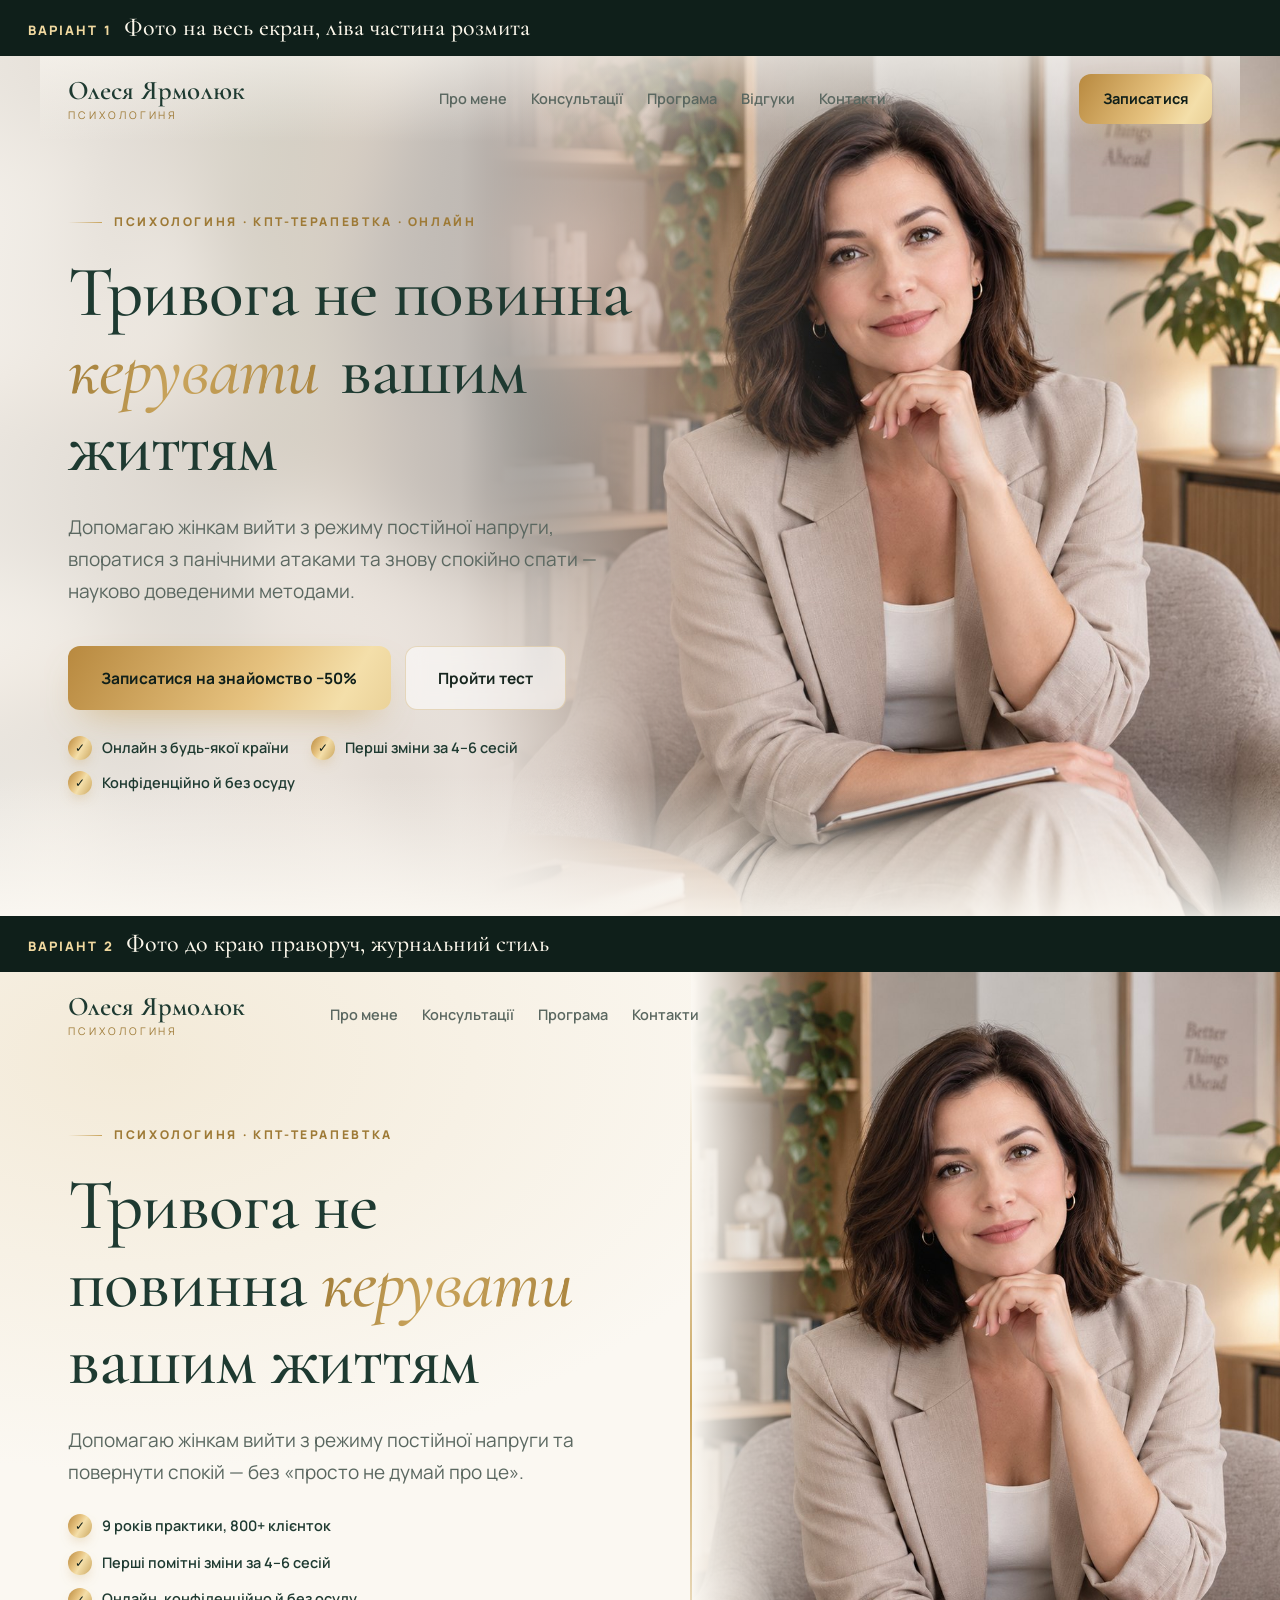
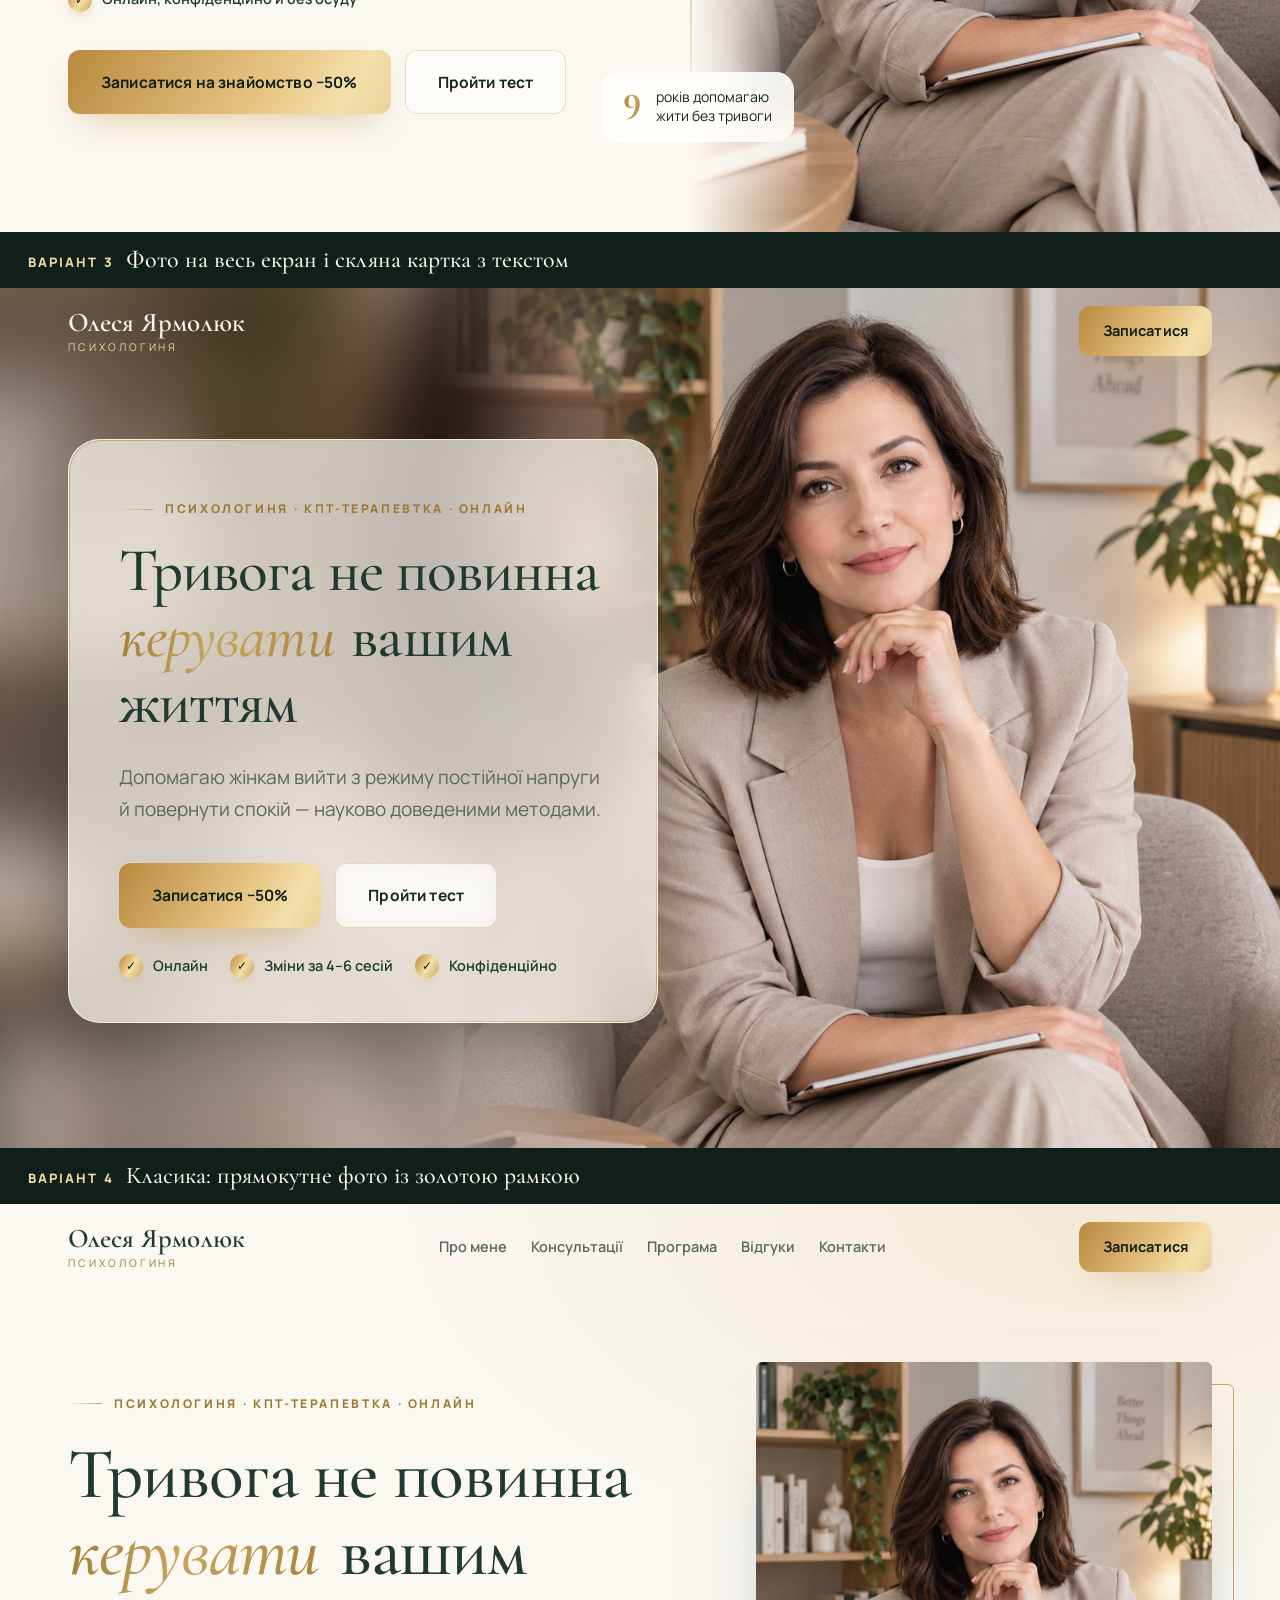
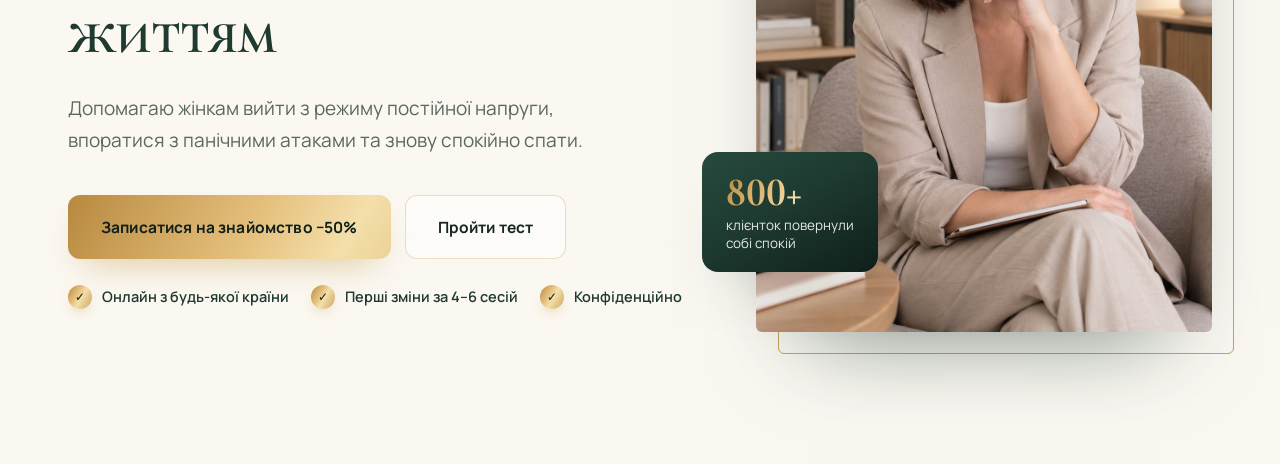
<file: hero-variants.html>
<!doctype html>
<html lang="uk">
<head>
<meta charset="utf-8">
<meta name="viewport" content="width=device-width, initial-scale=1">
<title>Варіанти першого екрана — Олеся Ярмолюк</title>
<link href="https://fonts.googleapis.com/css2?family=Cormorant+Garamond:ital,wght@0,500;0,600;1,500;1,600&family=Manrope:wght@400;600;700;800&display=swap" rel="stylesheet">
<link rel="stylesheet" href="styles.css">
<style>
  body::after { display: none; }
  .label { background: #0F1F1A; color: #F1D9A0; font: 800 13px/1 Manrope, sans-serif; letter-spacing: .16em; text-transform: uppercase; padding: 16px 28px; }
  .label span { font-family: 'Cormorant Garamond', serif; font-size: 24px; letter-spacing: 0; text-transform: none; color: #FBF6EA; margin-left: 12px; font-weight: 500; }

  .hv { position: relative; overflow: hidden; isolation: isolate; min-height: 860px; display: flex; flex-direction: column; }
  .hv__nav { position: relative; z-index: 5; display: flex; align-items: center; justify-content: space-between; gap: 24px; height: 86px; }
  .hv__nav .btn { padding: 13px 24px; font-size: 14.5px; }
  .hv__body { position: relative; z-index: 3; flex: 1; display: flex; align-items: center; padding-bottom: 60px; }
  .hv h1 { font-size: clamp(46px, 5.6vw, 80px); color: var(--emerald); margin: 22px 0 24px; letter-spacing: -.015em; }
  .hv h1 em { font-style: italic; background: var(--grad-gold-text); -webkit-background-clip: text; background-clip: text; color: transparent; padding-right: .06em; }
  .hv__sub { font-size: 19px; color: var(--ink-2); max-width: 540px; }
  .hv__text { max-width: 640px; }

  /* булети біля кнопок */
  .bullets { display: flex; flex-wrap: wrap; gap: 10px 22px; margin-top: 26px; }
  .bullets li { display: flex; align-items: center; gap: 10px; font-size: 14.5px; font-weight: 600; color: var(--emerald); }
  .bullets li i { flex: none; width: 24px; height: 24px; border-radius: 50%; display: grid; place-items: center; background: var(--grad-gold); color: var(--emerald-deep); font-style: normal; font-size: 12px; font-weight: 800; box-shadow: 0 6px 14px -6px rgba(201,164,92,.8); }
  .bullets--col { flex-direction: column; gap: 12px; }

  /* ===== V1: фото на весь екран, ліва частина розмита ===== */
  .v1 { background: #E9E1D4; }
  .v1__blur { position: absolute; inset: -60px; z-index: -3; background: url(assets/olesia.jpg) 60% 25% / cover; filter: blur(34px) saturate(.9); transform: scale(1.08); }
  .v1__photo { position: absolute; z-index: -2; top: 0; right: 0; bottom: 0; width: 62%; background: url(assets/olesia.jpg) 50% 22% / cover;
    -webkit-mask-image: linear-gradient(90deg, transparent 0%, #000 32%); mask-image: linear-gradient(90deg, transparent 0%, #000 32%); }
  .v1__veil { position: absolute; inset: 0; z-index: -1; background: linear-gradient(90deg, rgba(251,248,242,.88) 0%, rgba(251,248,242,.72) 36%, rgba(251,248,242,.15) 58%, rgba(251,248,242,0) 70%); }
  .v1::after { content: ''; position: absolute; left: 0; right: 0; bottom: 0; height: 140px; z-index: -1; background: linear-gradient(0deg, rgba(251,248,242,.9), transparent); }
  .v1 .hv__nav { background: linear-gradient(180deg, rgba(251,248,242,.6), transparent); }

  /* ===== V2: фото до краю праворуч (журнальний стиль) ===== */
  .v2 { background: radial-gradient(90% 80% at 10% 10%, #F3EAD8 0%, var(--ivory) 60%); }
  .v2__photo { position: absolute; z-index: 1; top: 0; right: 0; bottom: 0; width: 46%; background: url(assets/olesia.jpg) 50% 20% / cover; }
  .v2__photo::before { content: ''; position: absolute; inset: 0; background: linear-gradient(90deg, var(--ivory) 0%, rgba(251,248,242,0) 22%); }
  .v2__photo::after { content: ''; position: absolute; left: -1px; top: 12%; bottom: 12%; width: 2px; background: linear-gradient(180deg, transparent, var(--gold), transparent); }
  .v2__card { position: absolute; z-index: 4; right: 38%; bottom: 90px; display: flex; gap: 14px; align-items: center; padding: 16px 22px; border-radius: 18px; background: rgba(255,254,251,.9); backdrop-filter: blur(12px); box-shadow: var(--shadow); font-size: 14px; line-height: 1.35; }
  .v2__card b { font-family: var(--serif); font-size: 38px; line-height: 1; background: var(--grad-gold-text); -webkit-background-clip: text; background-clip: text; color: transparent; }
  .v2 .hv__text { max-width: 560px; }

  /* ===== V3: фото на весь екран + скляна картка ===== */
  .v3__wide { position: absolute; z-index: -3; inset: -60px; background: url(assets/olesia.jpg) 50% 22% / cover; filter: blur(36px) saturate(.85); transform: scale(1.1); }
  .v3__photo { position: absolute; z-index: -2; top: 0; bottom: 0; right: 0; width: 66%; background: url(assets/olesia.jpg) 50% 22% / cover;
    -webkit-mask-image: linear-gradient(90deg, transparent 0%, #000 30%); mask-image: linear-gradient(90deg, transparent 0%, #000 30%); }
  .v3 .hv__body .wrap { display: flex; }
  .v3__glass { max-width: 590px; padding: 50px 50px 44px; border-radius: 32px; background: rgba(251,248,242,.72); backdrop-filter: blur(22px) saturate(1.2); border: 1px solid rgba(255,255,255,.7); box-shadow: 0 40px 90px -40px rgba(15,31,26,.55); position: relative; }
  .v3__glass::before { content: ''; position: absolute; inset: 0; border-radius: inherit; padding: 1px; background: linear-gradient(135deg, var(--gold), transparent 35%, transparent 70%, var(--gold)); -webkit-mask: linear-gradient(#000 0 0) content-box, linear-gradient(#000 0 0); -webkit-mask-composite: xor; mask-composite: exclude; pointer-events: none; }
  .v3 h1 { font-size: clamp(42px, 4.8vw, 68px); margin-top: 18px; }
  .v3 .logo b { color: #FBF6EA; } .v3 .logo span { color: var(--gold-light); }

  /* ===== V4: класика з прямокутним фото і золотою рамкою ===== */
  .v4 { background: radial-gradient(100% 80% at 85% 0%, #F3EAD8 0%, var(--ivory) 55%); }
  .v4__grid { display: grid; grid-template-columns: 1.15fr .85fr; gap: 70px; align-items: center; width: 100%; }
  .v4__photo { position: relative; aspect-ratio: 4 / 5; max-width: 470px; margin-left: auto; width: 100%; }
  .v4__photo::before { content: ''; position: absolute; inset: 22px -22px -22px 22px; border: 1px solid var(--gold); border-radius: 6px; }
  .v4__photo div { position: absolute; inset: 0; border-radius: 6px; background: url(assets/olesia.jpg) 50% 20% / cover; box-shadow: 0 50px 90px -50px rgba(30,58,49,.6); }
  .v4__stat { position: absolute; left: -54px; bottom: 60px; z-index: 2; background: var(--grad-emerald); color: #E4EAE3; padding: 20px 24px; border-radius: 16px; box-shadow: var(--shadow); font-size: 13.5px; line-height: 1.35; }
  .v4__stat b { display: block; font-family: var(--serif); font-size: 40px; line-height: 1; background: var(--grad-gold); -webkit-background-clip: text; background-clip: text; color: transparent; margin-bottom: 4px; }

  @media (max-width: 960px) {
    .hv { min-height: 0; }
    .hv__nav .btn, .hv__nav .nav { display: none; }
    .v1__photo, .v2__photo { position: relative; width: 100%; height: 440px; -webkit-mask-image: linear-gradient(180deg, #000 60%, transparent); mask-image: linear-gradient(180deg, #000 60%, transparent); order: 2; }
    .v2__photo::before, .v2__photo::after { display: none; }
    .v1__veil { background: rgba(251,248,242,.7); }
    .v2__card { display: none; }
    .v3__glass { padding: 32px 24px; }
    .v4__grid { grid-template-columns: 1fr; }
    .v4__stat { left: -10px; }
    .hv__body { padding: 20px 0 50px; }
  }
</style>
</head>
<body>

<!-- ============ V1 ============ -->
<div class="label">Варіант 1<span>Фото на весь екран, ліва частина розмита</span></div>
<section class="hv v1">
  <div class="v1__blur"></div><div class="v1__photo"></div><div class="v1__veil"></div>
  <div class="wrap hv__nav"><a class="logo"><b>Олеся Ярмолюк</b><span>психологиня</span></a>
    <nav class="nav"><a>Про мене</a><a>Консультації</a><a>Програма</a><a>Відгуки</a><a>Контакти</a></nav><a class="btn btn--primary">Записатися</a></div>
  <div class="hv__body"><div class="wrap"><div class="hv__text">
    <span class="eyebrow">Психологиня · КПТ-терапевтка · Онлайн</span>
    <h1>Тривога не повинна <em>керувати</em> вашим життям</h1>
    <p class="hv__sub">Допомагаю жінкам вийти з режиму постійної напруги, впоратися з панічними атаками та знову спокійно спати — науково доведеними методами.</p>
    <div class="hero__btns"><a class="btn btn--primary">Записатися на знайомство −50%</a><a class="btn btn--ghost">Пройти тест</a></div>
    <ul class="bullets"><li><i>✓</i>Онлайн з будь-якої країни</li><li><i>✓</i>Перші зміни за 4–6 сесій</li><li><i>✓</i>Конфіденційно й без осуду</li></ul>
  </div></div></div>
</section>

<!-- ============ V2 ============ -->
<div class="label">Варіант 2<span>Фото до краю праворуч, журнальний стиль</span></div>
<section class="hv v2">
  <div class="v2__photo"></div>
  <div class="wrap hv__nav"><a class="logo"><b>Олеся Ярмолюк</b><span>психологиня</span></a>
    <nav class="nav" style="margin-right:auto;margin-left:60px"><a>Про мене</a><a>Консультації</a><a>Програма</a><a>Контакти</a></nav></div>
  <div class="hv__body"><div class="wrap"><div class="hv__text">
    <span class="eyebrow">Психологиня · КПТ-терапевтка</span>
    <h1>Тривога не повинна <em>керувати</em> вашим життям</h1>
    <p class="hv__sub">Допомагаю жінкам вийти з режиму постійної напруги та повернути спокій — без «просто не думай про це».</p>
    <ul class="bullets bullets--col"><li><i>✓</i>9 років практики, 800+ клієнток</li><li><i>✓</i>Перші помітні зміни за 4–6 сесій</li><li><i>✓</i>Онлайн, конфіденційно й без осуду</li></ul>
    <div class="hero__btns"><a class="btn btn--primary">Записатися на знайомство −50%</a><a class="btn btn--ghost">Пройти тест</a></div>
  </div></div></div>
  <div class="v2__card"><b>9</b><span>років допомагаю<br>жити без тривоги</span></div>
</section>

<!-- ============ V3 ============ -->
<div class="label">Варіант 3<span>Фото на весь екран і скляна картка з текстом</span></div>
<section class="hv v3">
  <div class="v3__wide"></div><div class="v3__photo"></div>
  <div class="wrap hv__nav"><a class="logo"><b>Олеся Ярмолюк</b><span>психологиня</span></a><a class="btn btn--primary">Записатися</a></div>
  <div class="hv__body"><div class="wrap"><div class="v3__glass">
    <span class="eyebrow">Психологиня · КПТ-терапевтка · Онлайн</span>
    <h1>Тривога не повинна <em>керувати</em> вашим життям</h1>
    <p class="hv__sub">Допомагаю жінкам вийти з режиму постійної напруги й повернути спокій — науково доведеними методами.</p>
    <div class="hero__btns"><a class="btn btn--primary">Записатися −50%</a><a class="btn btn--ghost">Пройти тест</a></div>
    <ul class="bullets"><li><i>✓</i>Онлайн</li><li><i>✓</i>Зміни за 4–6 сесій</li><li><i>✓</i>Конфіденційно</li></ul>
  </div></div></div>
</section>

<!-- ============ V4 ============ -->
<div class="label">Варіант 4<span>Класика: прямокутне фото із золотою рамкою</span></div>
<section class="hv v4">
  <div class="wrap hv__nav"><a class="logo"><b>Олеся Ярмолюк</b><span>психологиня</span></a>
    <nav class="nav"><a>Про мене</a><a>Консультації</a><a>Програма</a><a>Відгуки</a><a>Контакти</a></nav><a class="btn btn--primary">Записатися</a></div>
  <div class="hv__body"><div class="wrap v4__grid">
    <div class="hv__text">
      <span class="eyebrow">Психологиня · КПТ-терапевтка · Онлайн</span>
      <h1>Тривога не повинна <em>керувати</em> вашим життям</h1>
      <p class="hv__sub">Допомагаю жінкам вийти з режиму постійної напруги, впоратися з панічними атаками та знову спокійно спати.</p>
      <div class="hero__btns"><a class="btn btn--primary">Записатися на знайомство −50%</a><a class="btn btn--ghost">Пройти тест</a></div>
      <ul class="bullets"><li><i>✓</i>Онлайн з будь-якої країни</li><li><i>✓</i>Перші зміни за 4–6 сесій</li><li><i>✓</i>Конфіденційно</li></ul>
    </div>
    <div class="v4__photo"><div></div><span class="v4__stat"><b>800+</b>клієнток повернули<br>собі спокій</span></div>
  </div></div>
</section>

</body>
</html>
</file>
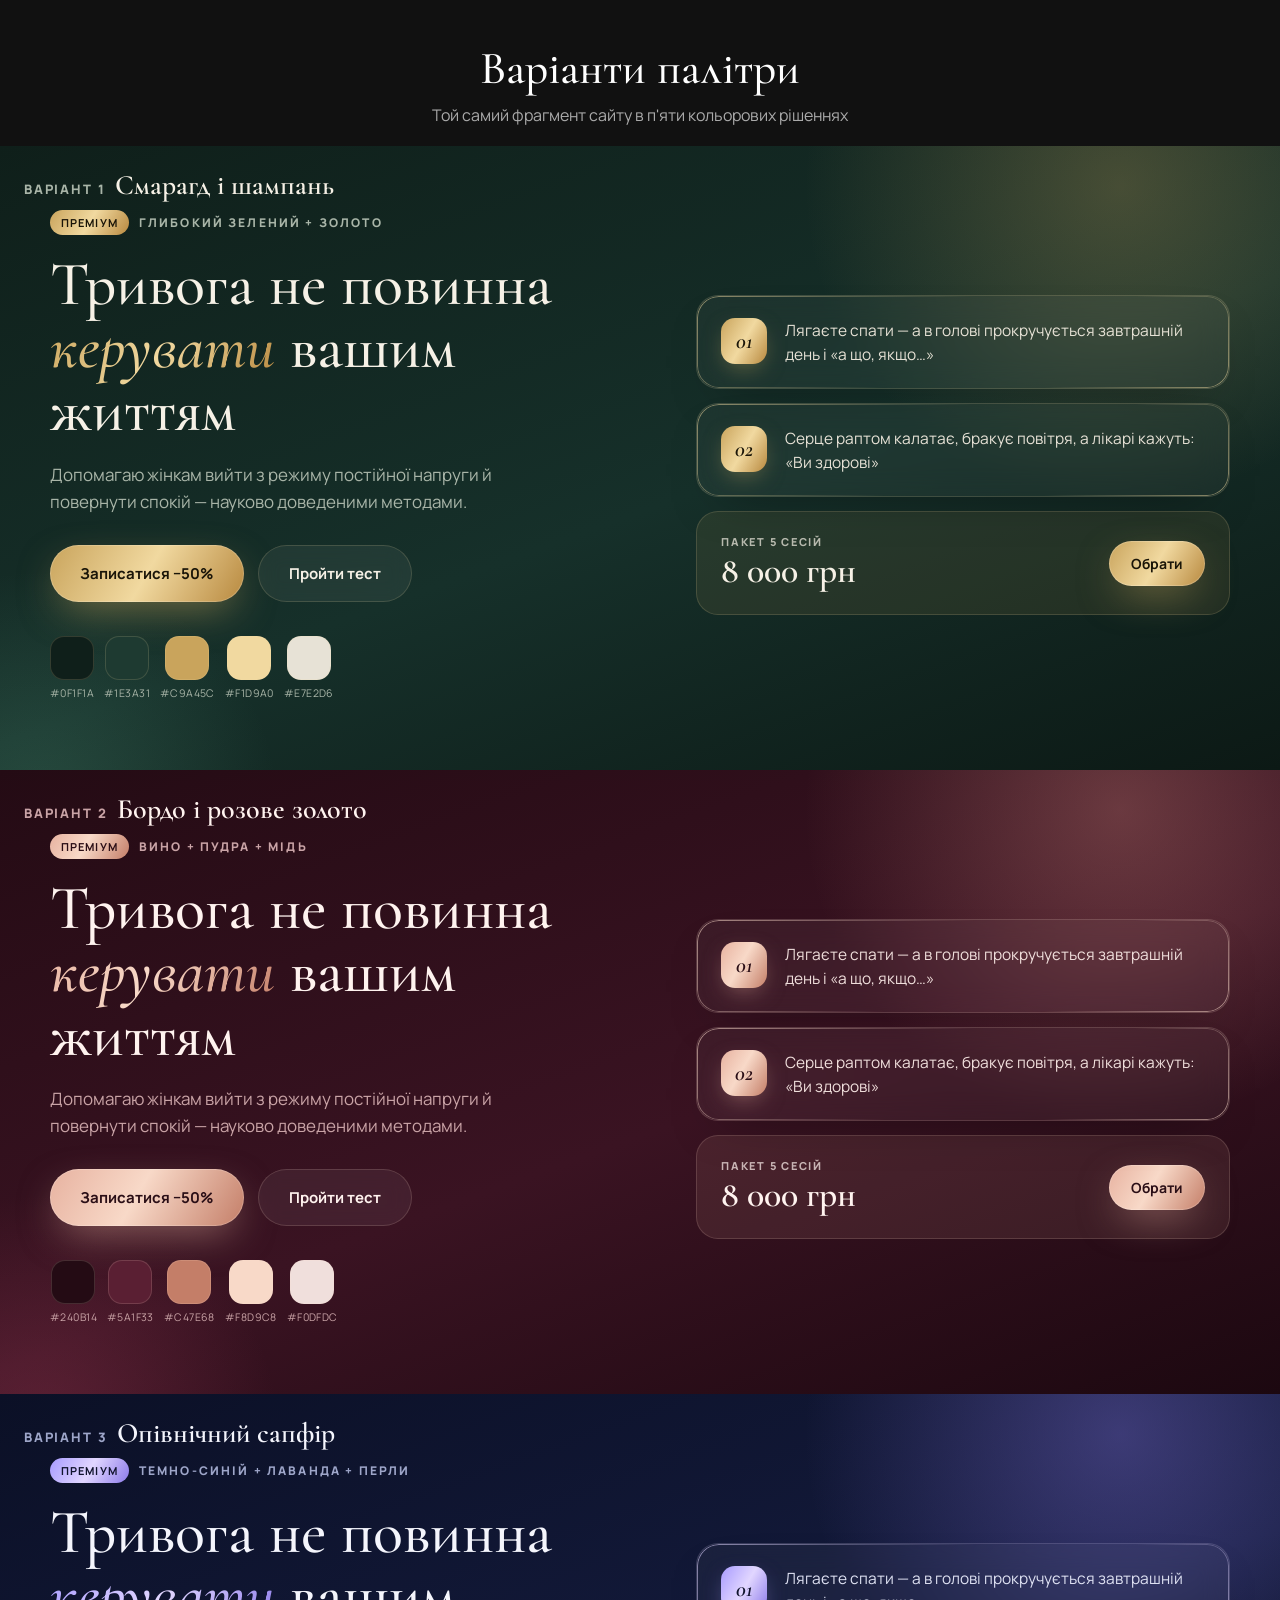
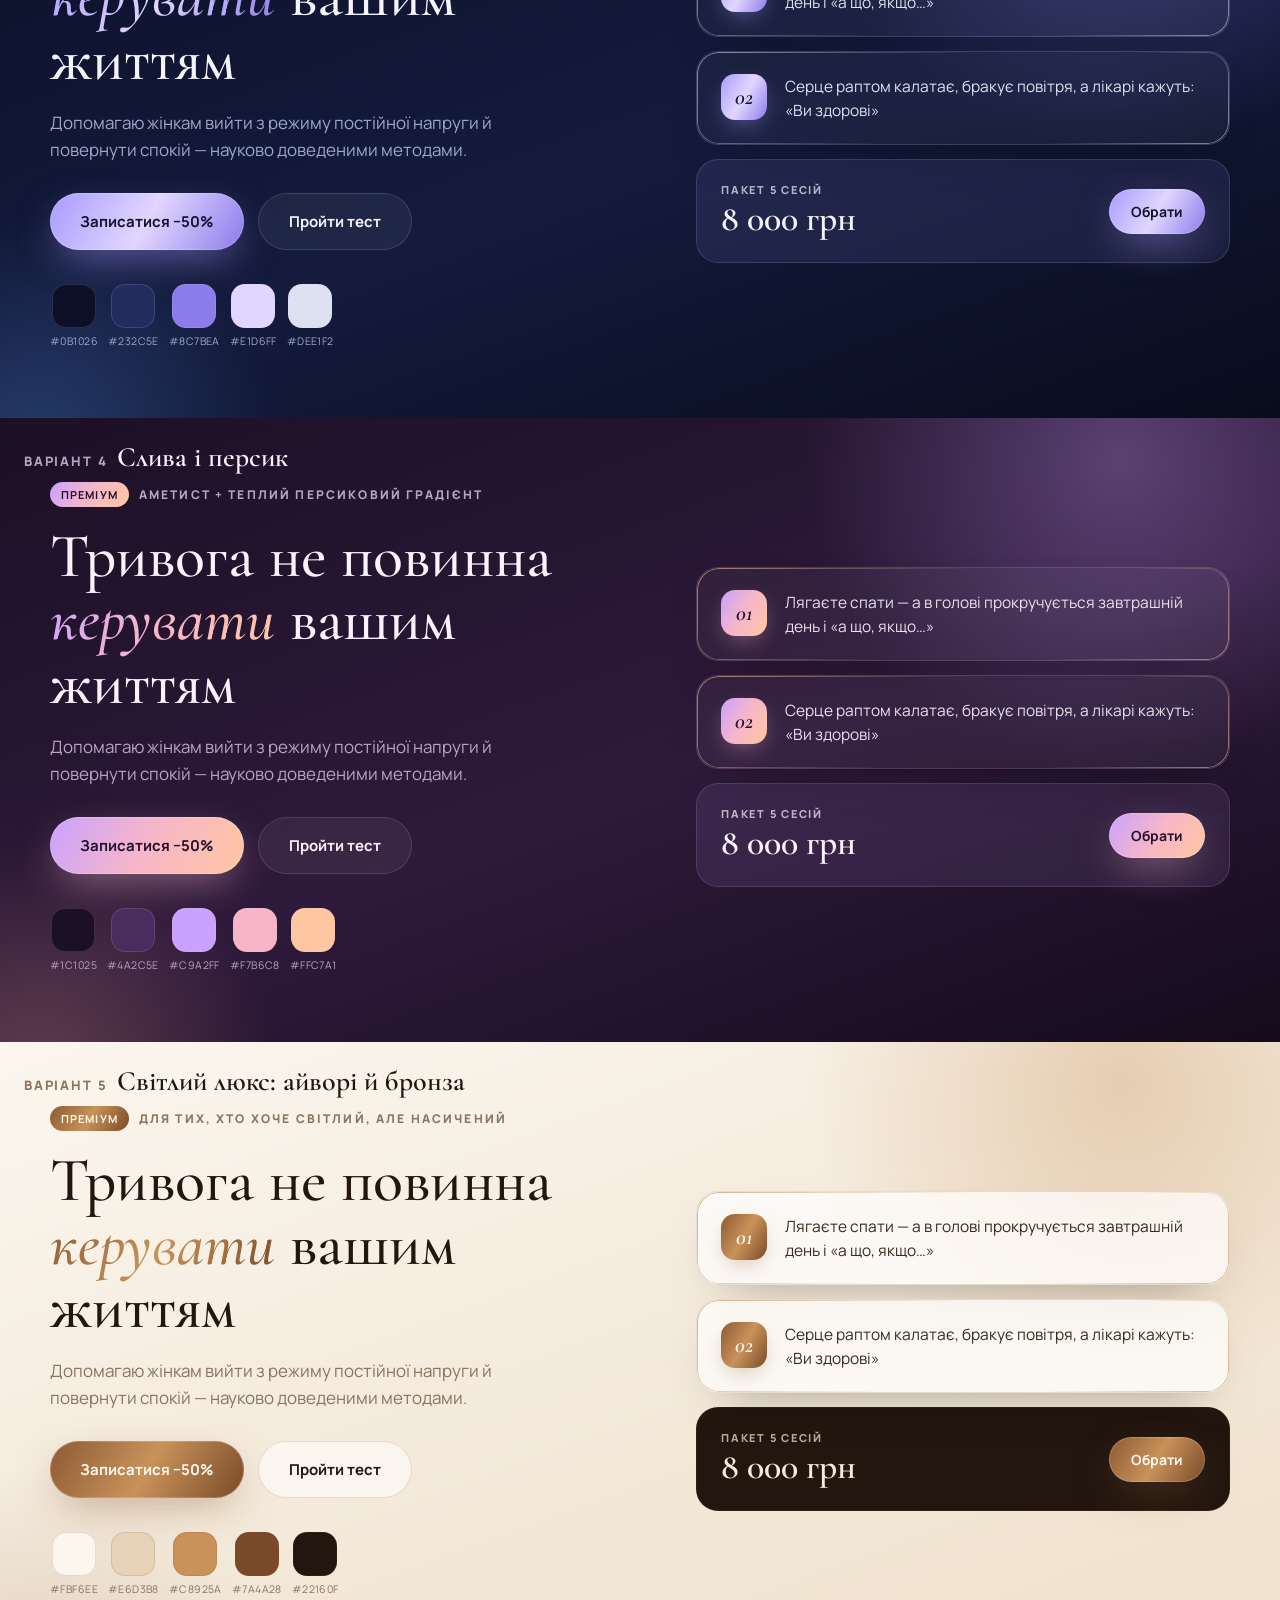
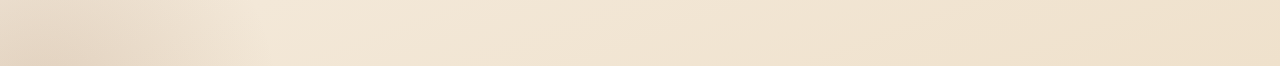
<file: palettes.html>
<!doctype html>
<html lang="uk">
<head>
<meta charset="utf-8">
<meta name="viewport" content="width=device-width, initial-scale=1">
<title>Варіанти палітри — Олеся Ярмолюк</title>
<link href="https://fonts.googleapis.com/css2?family=Cormorant+Garamond:ital,wght@0,500;0,600;1,500;1,600&family=Manrope:wght@400;600;700;800&display=swap" rel="stylesheet">
<style>
  *{box-sizing:border-box} body{margin:0;font-family:Manrope,system-ui,sans-serif;background:#111;color:#fff}
  .intro{padding:40px 24px 20px;text-align:center;background:#111}
  .intro h1{font-family:'Cormorant Garamond',serif;font-weight:500;font-size:46px;margin:0}
  .intro p{color:#aaa;margin:8px 0 0}
  .pal{position:relative;overflow:hidden;padding:64px 24px 70px;background:var(--bg);color:var(--text)}
  .pal::before{content:'';position:absolute;width:720px;height:720px;right:-200px;top:-320px;border-radius:50%;background:radial-gradient(circle,var(--glow),transparent 62%);pointer-events:none}
  .pal::after{content:'';position:absolute;width:520px;height:520px;left:-220px;bottom:-300px;border-radius:50%;background:radial-gradient(circle,var(--glow2),transparent 65%);pointer-events:none}
  .in{position:relative;z-index:1;max-width:1180px;margin:0 auto;display:grid;grid-template-columns:1.05fr .95fr;gap:56px;align-items:center}
  .tag{display:inline-flex;align-items:center;gap:10px;font-size:12px;font-weight:800;letter-spacing:.18em;text-transform:uppercase;color:var(--muted)}
  .tag b{font-size:11px;padding:5px 11px;border-radius:99px;background:var(--grad);color:var(--on-grad);letter-spacing:.1em}
  h2{font-family:'Cormorant Garamond',serif;font-weight:500;font-size:62px;line-height:1.02;margin:18px 0 18px;color:var(--head)}
  h2 em{font-style:italic;background:var(--grad);-webkit-background-clip:text;background-clip:text;color:transparent}
  .sub{color:var(--muted);font-size:17px;line-height:1.6;max-width:520px;margin:0}
  .btns{display:flex;gap:14px;flex-wrap:wrap;margin-top:30px}
  .btn{padding:17px 30px;border-radius:99px;font-weight:700;font-size:15px;border:0;cursor:pointer;font-family:inherit}
  .btn-p{background:var(--grad);color:var(--on-grad);box-shadow:0 0 0 1px rgba(255,255,255,.18) inset,0 14px 40px -10px var(--btn-glow)}
  .btn-g{background:var(--glass);color:var(--head);border:1px solid var(--line);backdrop-filter:blur(10px)}
  .swatches{display:flex;gap:10px;margin-top:34px;flex-wrap:wrap}
  .sw{display:flex;flex-direction:column;align-items:center;gap:6px;font-size:10.5px;color:var(--muted);letter-spacing:.04em}
  .sw i{width:44px;height:44px;border-radius:14px;border:1px solid var(--line);display:block}
  .cards{display:grid;gap:14px}
  .card{position:relative;display:flex;gap:18px;align-items:flex-start;padding:22px 24px;border-radius:22px;background:var(--card);border:1px solid var(--line);backdrop-filter:blur(14px);box-shadow:0 20px 50px -30px rgba(0,0,0,.5)}
  .card::before{content:'';position:absolute;inset:0;border-radius:inherit;padding:1px;background:linear-gradient(135deg,var(--edge),transparent 45%,transparent 70%,var(--edge));-webkit-mask:linear-gradient(#000 0 0) content-box,linear-gradient(#000 0 0);-webkit-mask-composite:xor;mask-composite:exclude;pointer-events:none}
  .num{flex:none;width:46px;height:46px;border-radius:14px;display:grid;place-items:center;font-family:'Cormorant Garamond',serif;font-size:22px;font-style:italic;font-weight:600;background:var(--grad);color:var(--on-grad);box-shadow:0 8px 24px -8px var(--btn-glow)}
  .card p{margin:0;font-size:15.5px;line-height:1.55;color:var(--text)}
  .price{display:flex;justify-content:space-between;align-items:center;gap:16px;padding:22px 24px;border-radius:22px;background:var(--hot);border:1px solid var(--line);color:var(--hot-text)}
  .price small{display:block;font-size:11px;letter-spacing:.16em;text-transform:uppercase;font-weight:800;opacity:.7}
  .price b{font-family:'Cormorant Garamond',serif;font-size:36px;font-weight:600}
  .price .btn{padding:13px 22px;font-size:14px}
  .name{position:absolute;left:24px;top:22px;z-index:2;font-size:13px;font-weight:800;letter-spacing:.14em;text-transform:uppercase;color:var(--muted)}
  .name span{font-family:'Cormorant Garamond',serif;font-size:28px;letter-spacing:0;text-transform:none;font-weight:600;color:var(--head);margin-left:10px}
  @media(max-width:860px){.in{grid-template-columns:1fr}h2{font-size:44px}.pal{padding-top:80px}}
</style>
</head>
<body>
<div class="intro"><h1>Варіанти палітри</h1><p>Той самий фрагмент сайту в п'яти кольорових рішеннях</p></div>
<div id="list"></div>
<script>
var P = [
  { n:'1', t:'Смарагд і шампань', note:'глибокий зелений + золото',
    bg:'linear-gradient(160deg,#0F1F1A 0%,#16302A 55%,#0C1915 100%)', text:'#E7E2D6', head:'#F6F1E6', muted:'#A9B5A8',
    grad:'linear-gradient(120deg,#C9A45C 0%,#F1D9A0 50%,#B8893F 100%)', 'on-grad':'#1A1508', 'btn-glow':'rgba(214,176,98,.55)',
    glow:'rgba(201,164,92,.28)', glow2:'rgba(92,160,130,.25)', card:'rgba(255,255,255,.04)', glass:'rgba(255,255,255,.06)', line:'rgba(241,217,160,.16)', edge:'rgba(241,217,160,.55)',
    hot:'rgba(201,164,92,.1)', 'hot-text':'#F6F1E6', sw:['#0F1F1A','#1E3A31','#C9A45C','#F1D9A0','#E7E2D6'] },
  { n:'2', t:'Бордо і розове золото', note:'вино + пудра + мідь',
    bg:'linear-gradient(160deg,#240B14 0%,#3A1322 55%,#1C0810 100%)', text:'#F0DFDC', head:'#FFF3EF', muted:'#C9A3A6',
    grad:'linear-gradient(120deg,#E7B2A0 0%,#F8D9C8 45%,#C47E68 100%)', 'on-grad':'#2A0E16', 'btn-glow':'rgba(231,178,160,.55)',
    glow:'rgba(231,150,140,.3)', glow2:'rgba(160,60,90,.35)', card:'rgba(255,255,255,.045)', glass:'rgba(255,255,255,.06)', line:'rgba(248,217,200,.16)', edge:'rgba(248,217,200,.6)',
    hot:'rgba(231,178,160,.1)', 'hot-text':'#FFF3EF', sw:['#240B14','#5A1F33','#C47E68','#F8D9C8','#F0DFDC'] },
  { n:'3', t:'Опівнічний сапфір', note:'темно-синій + лаванда + перли',
    bg:'linear-gradient(160deg,#0B1026 0%,#141B3D 55%,#080C1C 100%)', text:'#DEE1F2', head:'#F4F5FC', muted:'#9EA6C9',
    grad:'linear-gradient(120deg,#A89BFF 0%,#E1D6FF 50%,#8C7BEA 100%)', 'on-grad':'#11142E', 'btn-glow':'rgba(168,155,255,.6)',
    glow:'rgba(140,123,234,.35)', glow2:'rgba(80,140,220,.3)', card:'rgba(255,255,255,.04)', glass:'rgba(255,255,255,.06)', line:'rgba(225,214,255,.15)', edge:'rgba(225,214,255,.6)',
    hot:'rgba(168,155,255,.1)', 'hot-text':'#F4F5FC', sw:['#0B1026','#232C5E','#8C7BEA','#E1D6FF','#DEE1F2'] },
  { n:'4', t:'Слива і персик', note:'аметист + теплий персиковий градієнт',
    bg:'linear-gradient(160deg,#1C1025 0%,#2E1A3B 55%,#150B1C 100%)', text:'#EADFEF', head:'#FBF4FF', muted:'#B8A3C4',
    grad:'linear-gradient(120deg,#C9A2FF 0%,#F7B6C8 50%,#FFC7A1 100%)', 'on-grad':'#24112F', 'btn-glow':'rgba(247,182,200,.55)',
    glow:'rgba(201,162,255,.3)', glow2:'rgba(255,170,140,.25)', card:'rgba(255,255,255,.045)', glass:'rgba(255,255,255,.06)', line:'rgba(247,182,200,.16)', edge:'rgba(255,199,161,.6)',
    hot:'rgba(201,162,255,.1)', 'hot-text':'#FBF4FF', sw:['#1C1025','#4A2C5E','#C9A2FF','#F7B6C8','#FFC7A1'] },
  { n:'5', t:'Світлий люкс: айворі й бронза', note:'для тих, хто хоче світлий, але насичений',
    bg:'linear-gradient(160deg,#FBF6EE 0%,#F3E8D8 60%,#EFE1CC 100%)', text:'#3A2A20', head:'#22160F', muted:'#8A7462',
    grad:'linear-gradient(120deg,#8C5A34 0%,#C8925A 50%,#7A4A28 100%)', 'on-grad':'#FFF8EE', 'btn-glow':'rgba(140,90,52,.5)',
    glow:'rgba(200,146,90,.35)', glow2:'rgba(150,110,80,.2)', card:'rgba(255,255,255,.7)', glass:'rgba(255,255,255,.55)', line:'rgba(122,74,40,.16)', edge:'rgba(200,146,90,.7)',
    hot:'#22160F', 'hot-text':'#F6ECDD', sw:['#FBF6EE','#E6D3B8','#C8925A','#7A4A28','#22160F'] }
];
var html = P.map(function (p) {
  var vars = Object.keys(p).filter(function (k) { return ['n','t','note','sw'].indexOf(k) < 0; })
    .map(function (k) { return '--' + k + ':' + p[k]; }).join(';');
  return '<section class="pal" style="' + vars + '">' +
    '<div class="name">Варіант ' + p.n + '<span>' + p.t + '</span></div>' +
    '<div class="in"><div>' +
      '<span class="tag"><b>Преміум</b>' + p.note + '</span>' +
      '<h2>Тривога не повинна <em>керувати</em> вашим життям</h2>' +
      '<p class="sub">Допомагаю жінкам вийти з режиму постійної напруги й повернути спокій — науково доведеними методами.</p>' +
      '<div class="btns"><button class="btn btn-p">Записатися −50%</button><button class="btn btn-g">Пройти тест</button></div>' +
      '<div class="swatches">' + p.sw.map(function (c) { return '<span class="sw"><i style="background:' + c + '"></i>' + c + '</span>'; }).join('') + '</div>' +
    '</div><div class="cards">' +
      '<div class="card"><span class="num">01</span><p>Лягаєте спати — а в голові прокручується завтрашній день і «а що, якщо…»</p></div>' +
      '<div class="card"><span class="num">02</span><p>Серце раптом калатає, бракує повітря, а лікарі кажуть: «Ви здорові»</p></div>' +
      '<div class="price"><div><small>Пакет 5 сесій</small><b>8 000 грн</b></div><button class="btn btn-p">Обрати</button></div>' +
    '</div></div></section>';
}).join('');
document.getElementById('list').innerHTML = html;
</script>
</body>
</html>
</file>
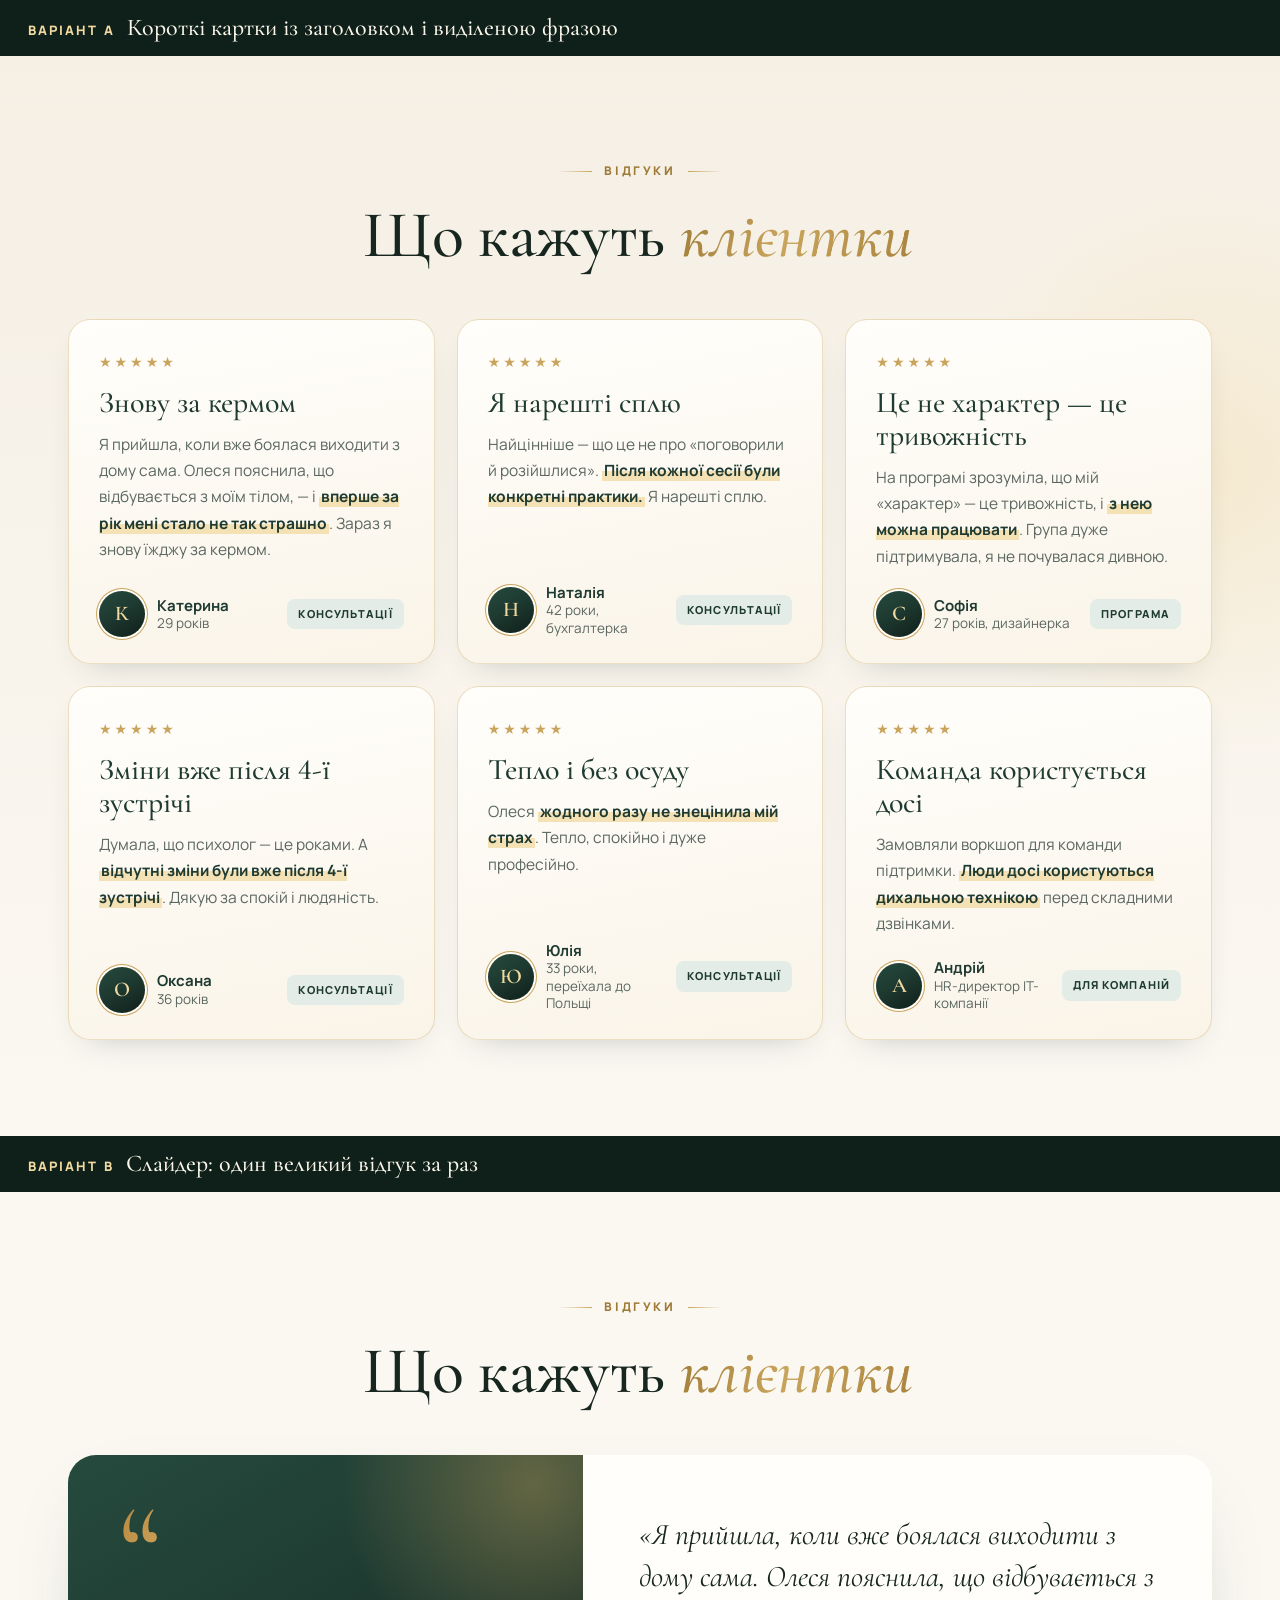
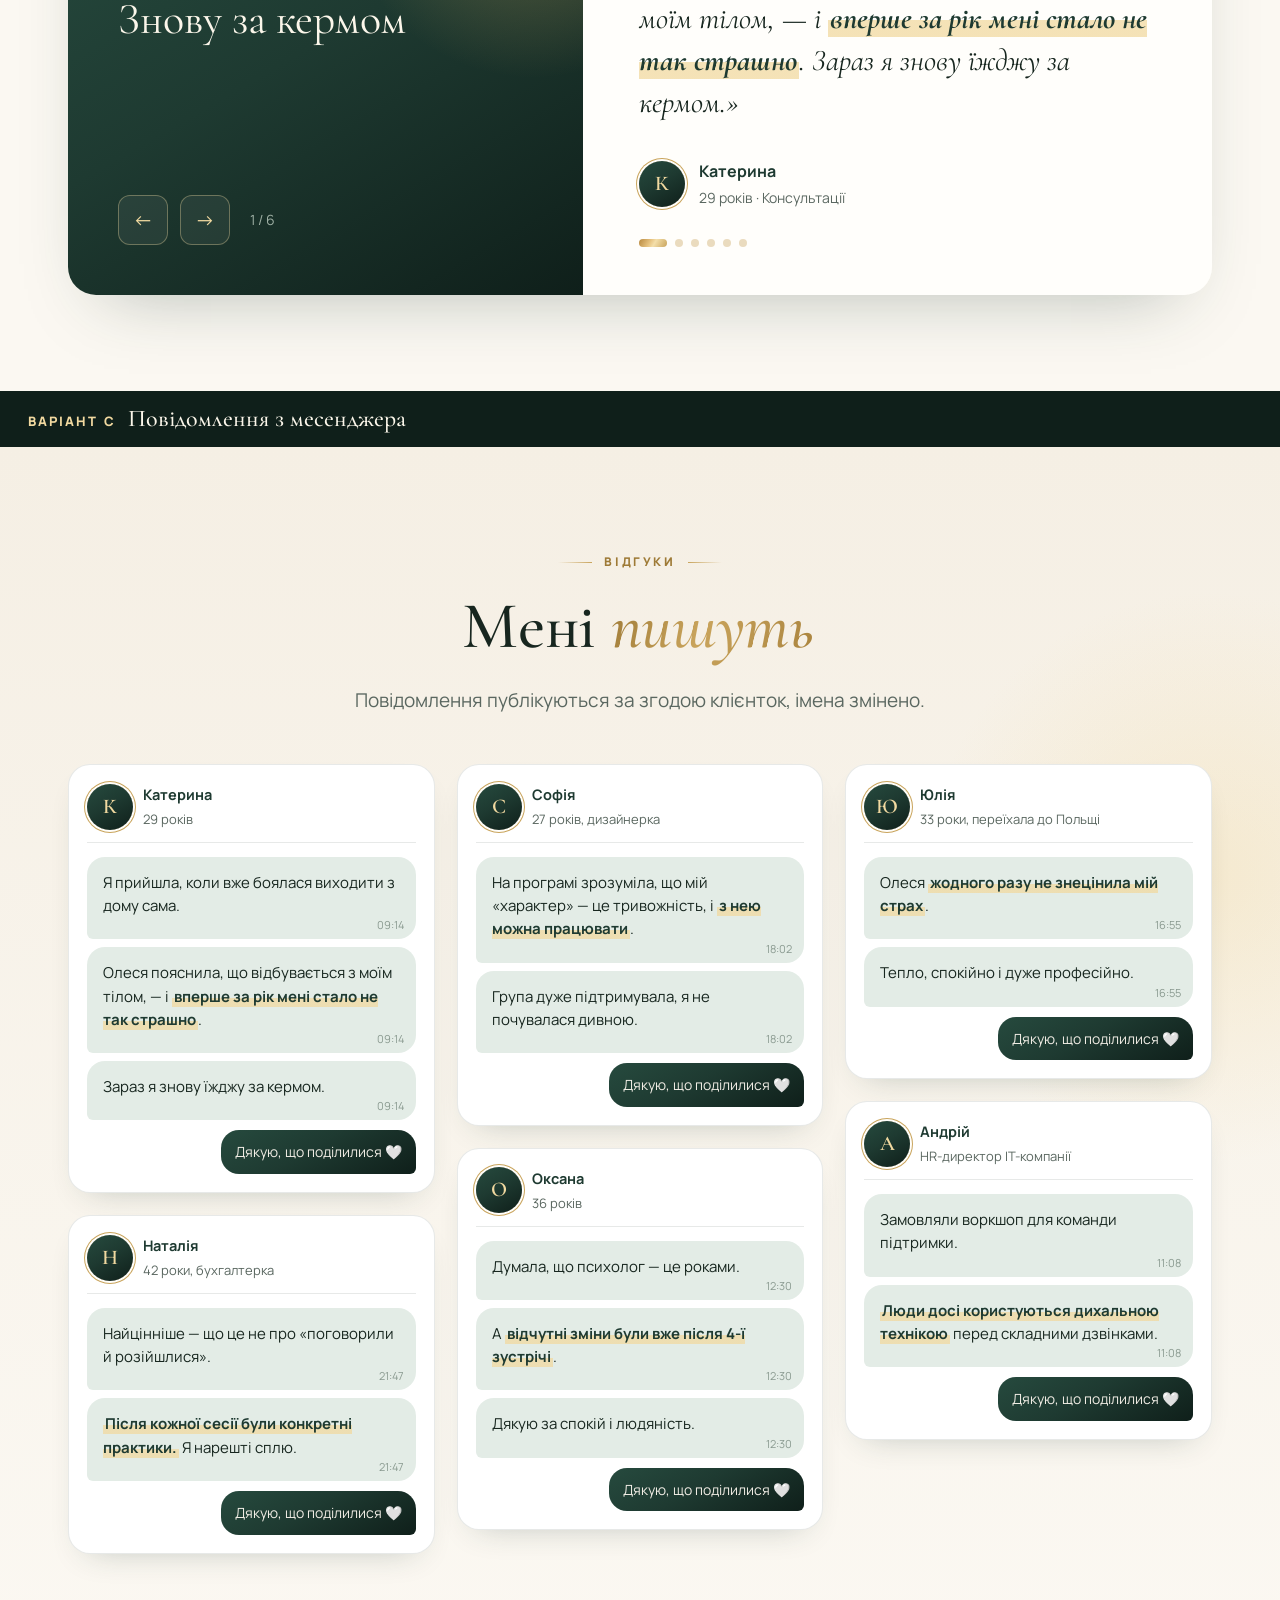
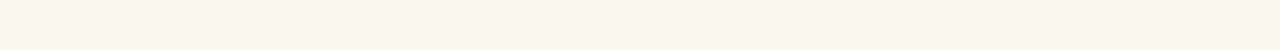
<file: reviews-variants.html>
<!doctype html>
<html lang="uk">
<head>
<meta charset="utf-8">
<meta name="viewport" content="width=device-width, initial-scale=1">
<title>Варіанти відгуків — Олеся Ярмолюк</title>
<link href="https://fonts.googleapis.com/css2?family=Cormorant+Garamond:ital,wght@0,500;0,600;1,500;1,600&family=Manrope:wght@400;600;700;800&display=swap" rel="stylesheet">
<link rel="stylesheet" href="styles.css">
<style>
  body::after { display: none; }
  .label { background: #0F1F1A; color: #F1D9A0; font: 800 13px/1 Manrope, sans-serif; letter-spacing: .16em; text-transform: uppercase; padding: 16px 28px; }
  .label span { font-family: 'Cormorant Garamond', serif; font-size: 24px; letter-spacing: 0; text-transform: none; color: #FBF6EA; margin-left: 12px; font-weight: 500; }
  mark { background: linear-gradient(transparent 55%, rgba(241, 217, 160, .75) 55%); color: var(--emerald); font-weight: 700; padding: 0 2px; }

  /* ===== A: короткі картки із заголовком ===== */
  .ra { display: grid; grid-template-columns: repeat(3, 1fr); gap: 22px; }
  .ra__card { position: relative; background: linear-gradient(170deg, #FFFEFB, #FAF4E8); border-radius: 22px; padding: 30px 30px 26px; box-shadow: var(--shadow-sm); display: flex; flex-direction: column; border: 1px solid var(--line-gold); transition: transform .5s var(--ease), box-shadow .5s; }
  .ra__card:hover { transform: translateY(-6px); box-shadow: var(--shadow); }
  .ra__stars { color: var(--gold); letter-spacing: 3px; font-size: 14px; }
  .ra__card h3 { font-size: 30px; color: var(--emerald); margin: 12px 0 12px; line-height: 1.1; }
  .ra__card p { font-size: 15.5px; color: var(--ink-2); }
  .ra__foot { margin-top: auto; padding-top: 22px; display: flex; align-items: center; justify-content: space-between; gap: 10px; }
  .ra__who { display: flex; align-items: center; gap: 12px; font-size: 13.5px; color: var(--ink-2); line-height: 1.3; }
  .ra__who b { display: block; color: var(--emerald); font-size: 15px; }
  .chip { font-size: 11px; font-weight: 800; letter-spacing: .1em; text-transform: uppercase; padding: 6px 11px; border-radius: 8px; background: var(--emerald-soft); color: var(--emerald); white-space: nowrap; }

  /* ===== B: слайдер, один великий відгук ===== */
  .rb { display: grid; grid-template-columns: .9fr 1.1fr; border-radius: 28px; overflow: hidden; box-shadow: var(--shadow); min-height: 440px; }
  .rb__side { background: var(--grad-emerald); color: #E4EAE3; padding: 50px; display: flex; flex-direction: column; position: relative; overflow: hidden; isolation: isolate; }
  .rb__side::before { content: ''; position: absolute; z-index: -1; width: 420px; height: 420px; right: -160px; top: -180px; border-radius: 50%; background: radial-gradient(circle, rgba(201,164,92,.4), transparent 65%); }
  .rb__big { font-family: var(--serif); font-size: 130px; line-height: .7; background: var(--grad-gold); -webkit-background-clip: text; background-clip: text; color: transparent; height: 70px; }
  .rb__title { font-family: var(--serif); font-size: 44px; line-height: 1.1; color: #FBF6EA; margin-top: 20px; }
  .rb__nav { margin-top: auto; display: flex; align-items: center; gap: 12px; }
  .rb__nav button { width: 50px; height: 50px; border-radius: 12px; border: 1px solid rgba(241,217,160,.35); background: rgba(255,255,255,.06); color: var(--gold-light); font-size: 20px; }
  .rb__nav button:hover { background: var(--grad-gold); color: var(--emerald-deep); }
  .rb__count { margin-left: 8px; font-size: 14px; color: #9FB0A5; }
  .rb__main { background: #FFFEFB; padding: 56px 56px 44px; display: flex; flex-direction: column; justify-content: center; }
  .rb__text { font-family: var(--serif); font-size: 30px; line-height: 1.4; color: var(--ink); font-style: italic; }
  .rb__text mark { font-style: italic; }
  .rb__who { display: flex; align-items: center; gap: 14px; margin-top: 34px; font-size: 14px; color: var(--ink-2); }
  .rb__who b { display: block; color: var(--emerald); font-size: 16px; }
  .rb__dots { display: flex; gap: 8px; margin-top: 30px; }
  .rb__dots i { width: 8px; height: 8px; border-radius: 99px; background: var(--champagne); transition: .4s; }
  .rb__dots i.on { width: 28px; background: var(--grad-gold); }
  .rb__fade { animation: rbIn .6s var(--ease); }
  @keyframes rbIn { from { opacity: 0; transform: translateY(12px); } }

  /* ===== C: «повідомлення з месенджера» ===== */
  .rc { columns: 3; column-gap: 22px; }
  .rc__item { break-inside: avoid; margin-bottom: 22px; background: #fff; border-radius: 22px; padding: 18px; box-shadow: var(--shadow-sm); border: 1px solid var(--line); }
  .rc__head { display: flex; align-items: center; gap: 10px; padding-bottom: 12px; border-bottom: 1px solid var(--line); margin-bottom: 14px; font-size: 13px; color: var(--ink-2); }
  .rc__head b { display: block; color: var(--emerald); font-size: 14.5px; }
  .rc__bubble { position: relative; background: var(--emerald-soft); border-radius: 18px 18px 18px 6px; padding: 14px 16px 22px; font-size: 15px; line-height: 1.55; color: var(--ink); }
  .rc__bubble + .rc__bubble { margin-top: 8px; }
  .rc__bubble small { position: absolute; right: 12px; bottom: 6px; font-size: 11px; color: #8A9A90; }
  .rc__reply { margin: 10px 0 0 auto; width: fit-content; max-width: 80%; background: var(--grad-emerald); color: #F1EDE5; border-radius: 18px 18px 6px 18px; padding: 10px 14px; font-size: 14px; }

  @media (max-width: 960px) {
    .ra { grid-template-columns: 1fr 1fr; }
    .rb { grid-template-columns: 1fr; }
    .rb__side, .rb__main { padding: 36px 26px; }
    .rb__title { font-size: 34px; }
    .rb__text { font-size: 24px; }
    .rc { columns: 2; }
  }
  @media (max-width: 680px) { .ra { grid-template-columns: 1fr; } .rc { columns: 1; } }
</style>
</head>
<body>

<div class="label">Варіант A<span>Короткі картки із заголовком і виділеною фразою</span></div>
<section class="section section--tint"><div class="wrap">
  <div class="head head--center"><span class="eyebrow">Відгуки</span><h2 class="h2">Що кажуть <em>клієнтки</em></h2></div>
  <div class="ra" id="ra"></div>
</div></section>

<div class="label">Варіант B<span>Слайдер: один великий відгук за раз</span></div>
<section class="section"><div class="wrap">
  <div class="head head--center"><span class="eyebrow">Відгуки</span><h2 class="h2">Що кажуть <em>клієнтки</em></h2></div>
  <div class="rb">
    <div class="rb__side"><div class="rb__big">“</div><div class="rb__title" id="rb-title"></div>
      <div class="rb__nav"><button id="rb-prev" aria-label="Попередній">←</button><button id="rb-next" aria-label="Наступний">→</button><span class="rb__count" id="rb-count"></span></div></div>
    <div class="rb__main"><div id="rb-body"></div><div class="rb__dots" id="rb-dots"></div></div>
  </div>
</div></section>

<div class="label">Варіант C<span>Повідомлення з месенджера</span></div>
<section class="section section--tint"><div class="wrap">
  <div class="head head--center"><span class="eyebrow">Відгуки</span><h2 class="h2">Мені <em>пишуть</em></h2><p class="lead">Повідомлення публікуються за згодою клієнток, імена змінено.</p></div>
  <div class="rc" id="rc"></div>
</div></section>

<script>
var R = [
  { name: 'Катерина', meta: '29 років', tag: 'Консультації', letter: 'К', title: 'Знову за кермом',
    text: 'Я прийшла, коли вже боялася виходити з дому сама. Олеся пояснила, що відбувається з моїм тілом, — і <mark>вперше за рік мені стало не так страшно</mark>. Зараз я знову їжджу за кермом.' },
  { name: 'Наталія', meta: '42 роки, бухгалтерка', tag: 'Консультації', letter: 'Н', title: 'Я нарешті сплю',
    text: 'Найцінніше — що це не про «поговорили й розійшлися». <mark>Після кожної сесії були конкретні практики.</mark> Я нарешті сплю.' },
  { name: 'Софія', meta: '27 років, дизайнерка', tag: 'Програма', letter: 'С', title: 'Це не характер — це тривожність',
    text: 'На програмі зрозуміла, що мій «характер» — це тривожність, і <mark>з нею можна працювати</mark>. Група дуже підтримувала, я не почувалася дивною.' },
  { name: 'Оксана', meta: '36 років', tag: 'Консультації', letter: 'О', title: 'Зміни вже після 4-ї зустрічі',
    text: 'Думала, що психолог — це роками. А <mark>відчутні зміни були вже після 4-ї зустрічі</mark>. Дякую за спокій і людяність.' },
  { name: 'Юлія', meta: '33 роки, переїхала до Польщі', tag: 'Консультації', letter: 'Ю', title: 'Тепло і без осуду',
    text: 'Олеся <mark>жодного разу не знецінила мій страх</mark>. Тепло, спокійно і дуже професійно.' },
  { name: 'Андрій', meta: 'HR-директор IT-компанії', tag: 'Для компаній', letter: 'А', title: 'Команда користується досі',
    text: 'Замовляли воркшоп для команди підтримки. <mark>Люди досі користуються дихальною технікою</mark> перед складними дзвінками.' }
];
var avatar = function (r) { return '<span class="avatar">' + r.letter + '</span>'; };

document.getElementById('ra').innerHTML = R.map(function (r) {
  return '<article class="ra__card"><span class="ra__stars">★★★★★</span><h3>' + r.title + '</h3><p>' + r.text + '</p>' +
    '<div class="ra__foot"><div class="ra__who">' + avatar(r) + '<span><b>' + r.name + '</b>' + r.meta + '</span></div><span class="chip">' + r.tag + '</span></div></article>';
}).join('');

var i = 0;
var show = function () {
  var r = R[i];
  document.getElementById('rb-title').innerHTML = '<span class="rb__fade" style="display:block">' + r.title + '</span>';
  document.getElementById('rb-body').innerHTML = '<div class="rb__fade"><p class="rb__text">«' + r.text + '»</p>' +
    '<div class="rb__who">' + avatar(r) + '<span><b>' + r.name + '</b>' + r.meta + ' · ' + r.tag + '</span></div></div>';
  document.getElementById('rb-count').textContent = (i + 1) + ' / ' + R.length;
  document.getElementById('rb-dots').innerHTML = R.map(function (_, k) { return '<i class="' + (k === i ? 'on' : '') + '"></i>'; }).join('');
};
document.getElementById('rb-prev').onclick = function () { i = (i + R.length - 1) % R.length; show(); };
document.getElementById('rb-next').onclick = function () { i = (i + 1) % R.length; show(); };
show();

var times = ['09:14', '21:47', '18:02', '12:30', '16:55', '11:08'];
document.getElementById('rc').innerHTML = R.map(function (r, k) {
  var parts = r.text.split(/(?<=[.!?])\s+/);
  return '<div class="rc__item"><div class="rc__head">' + avatar(r) + '<span><b>' + r.name + '</b>' + r.meta + '</span></div>' +
    parts.map(function (t) { return '<div class="rc__bubble">' + t + '<small>' + times[k] + '</small></div>'; }).join('') +
    '<div class="rc__reply">Дякую, що поділилися 🤍</div></div>';
}).join('');
</script>
</body>
</html>
</file>
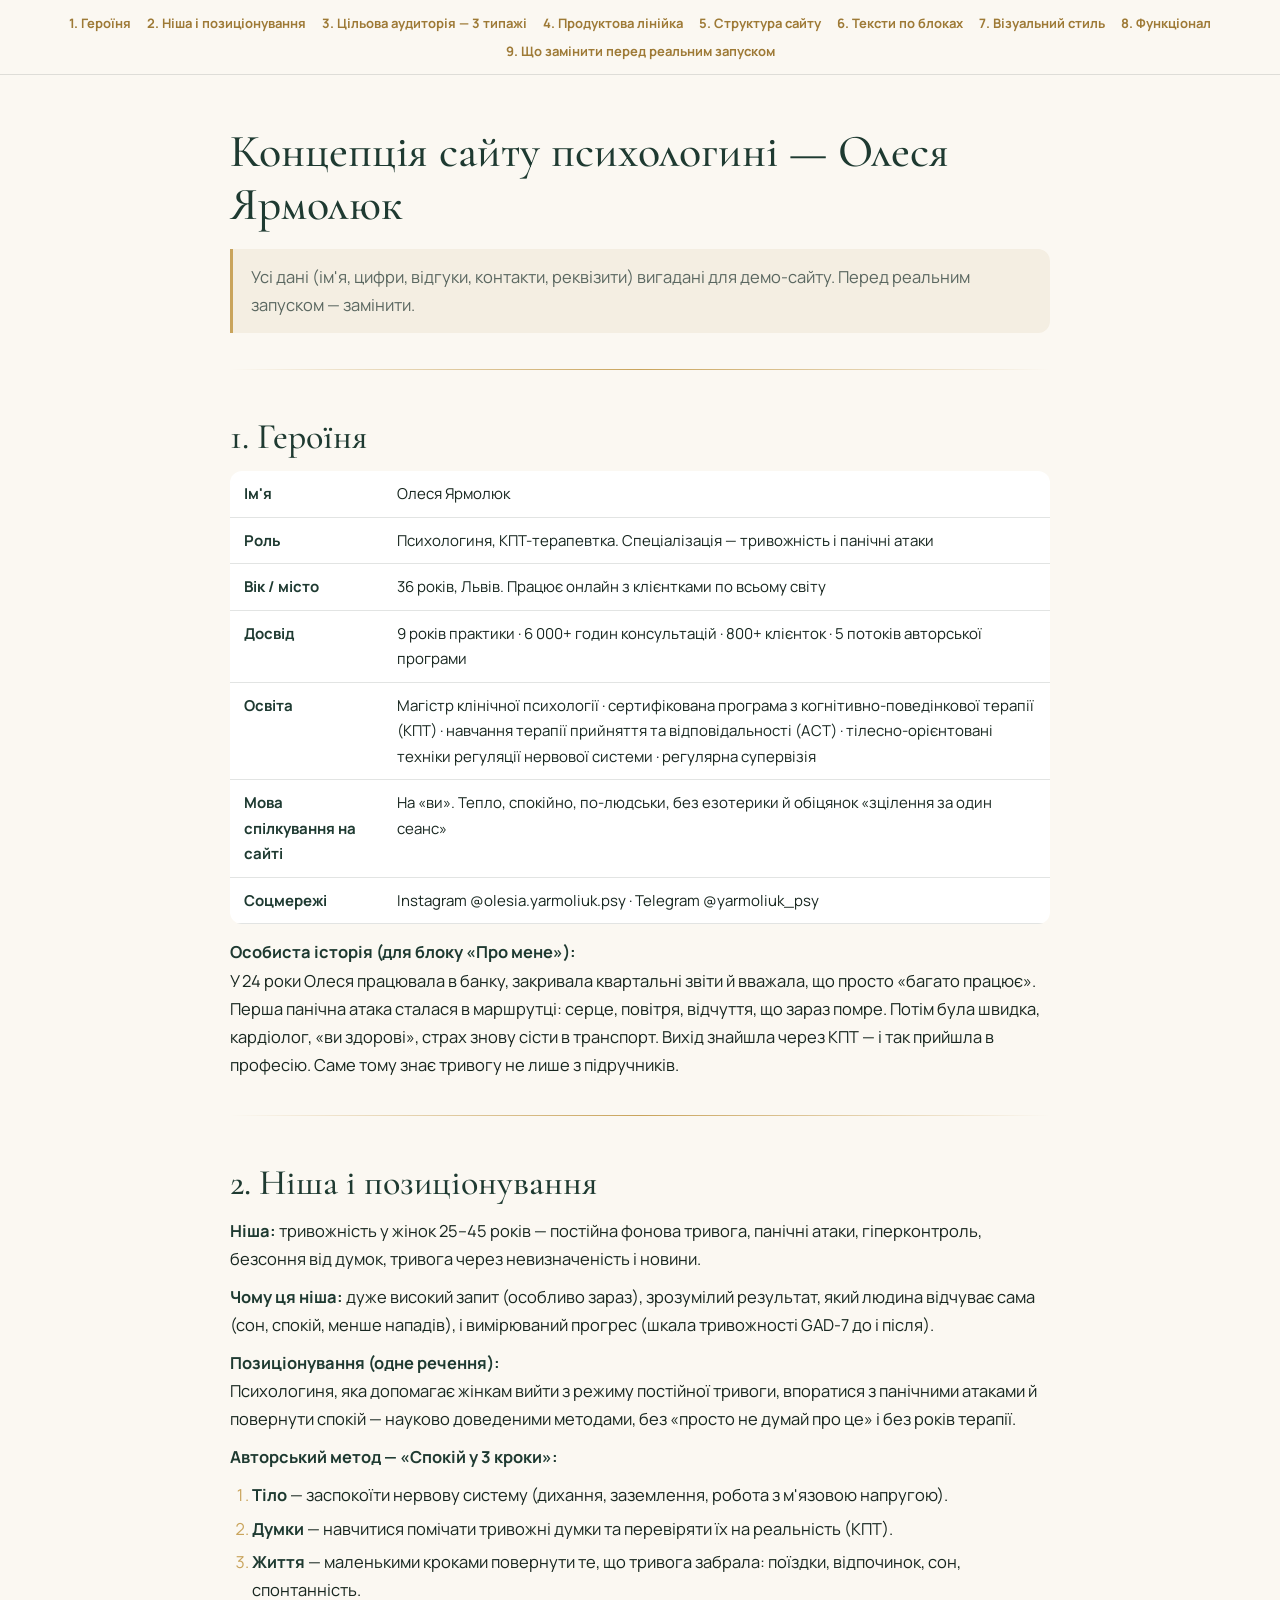
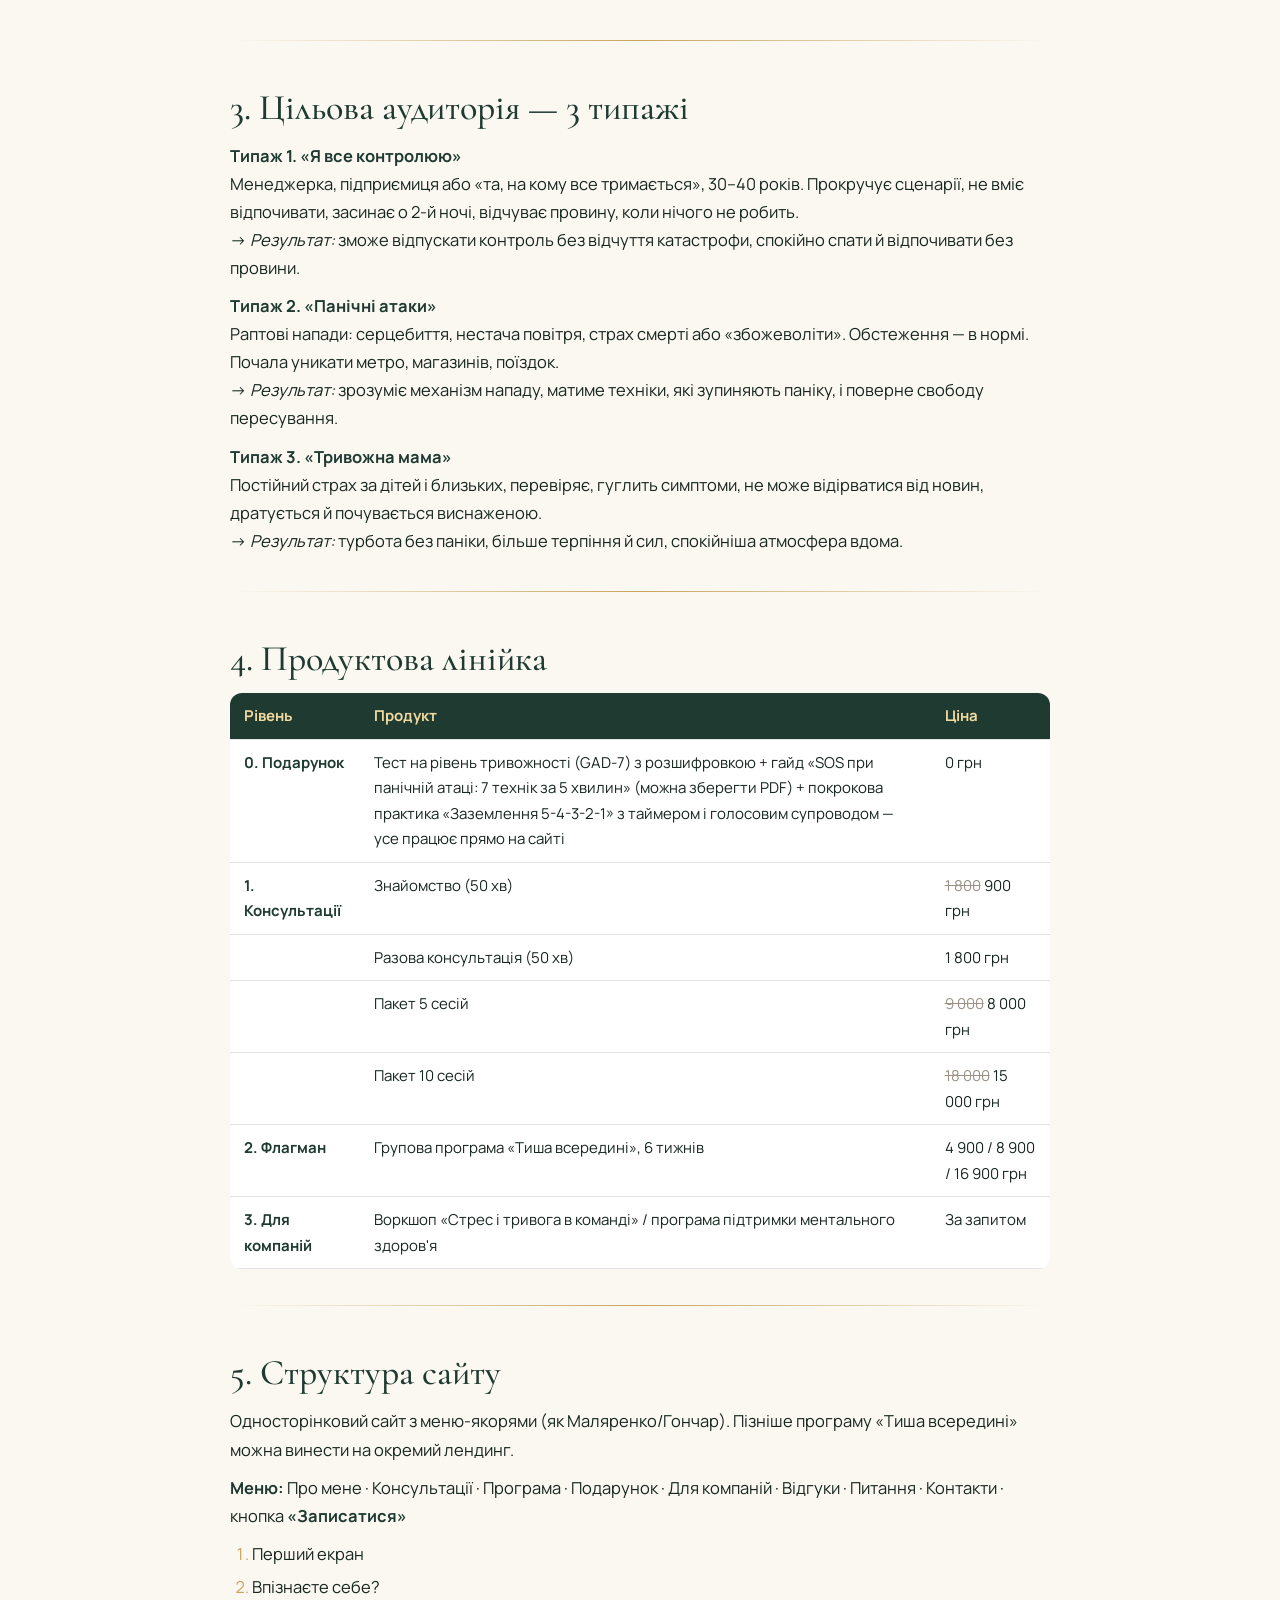
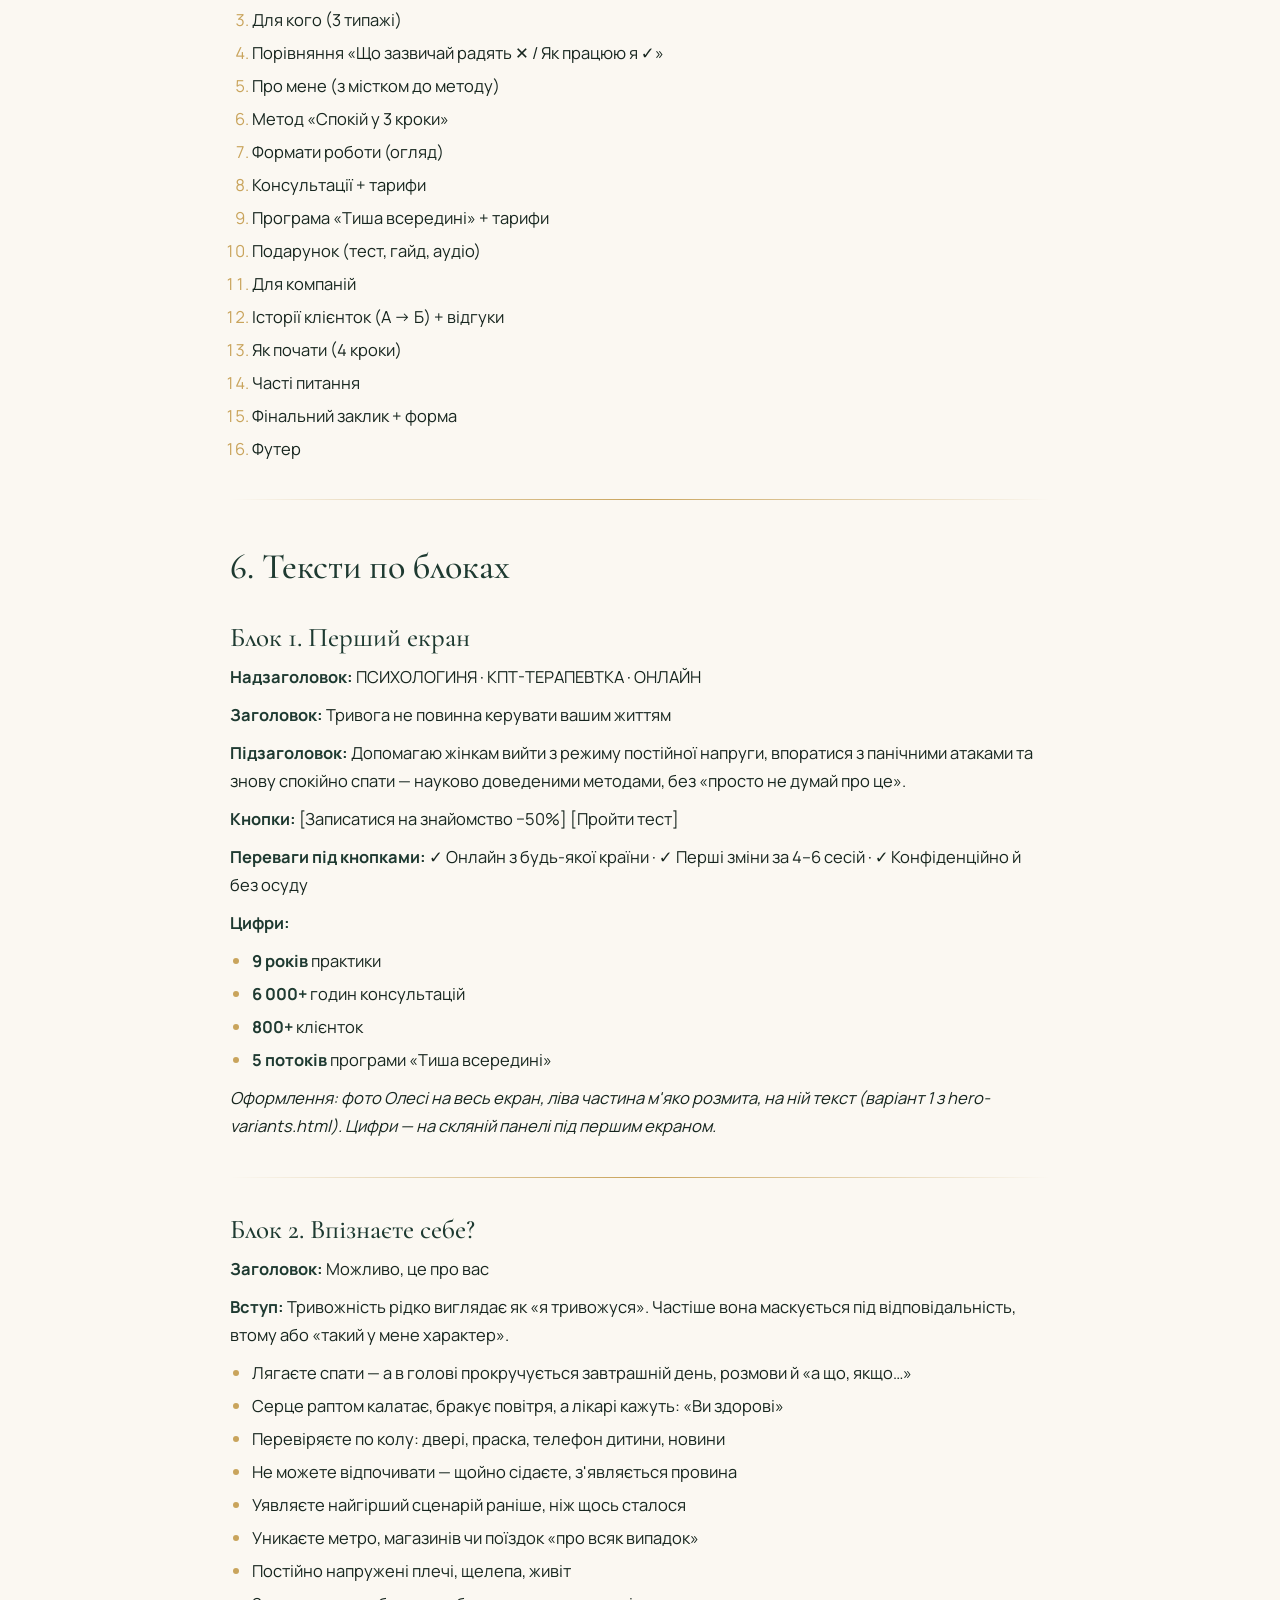
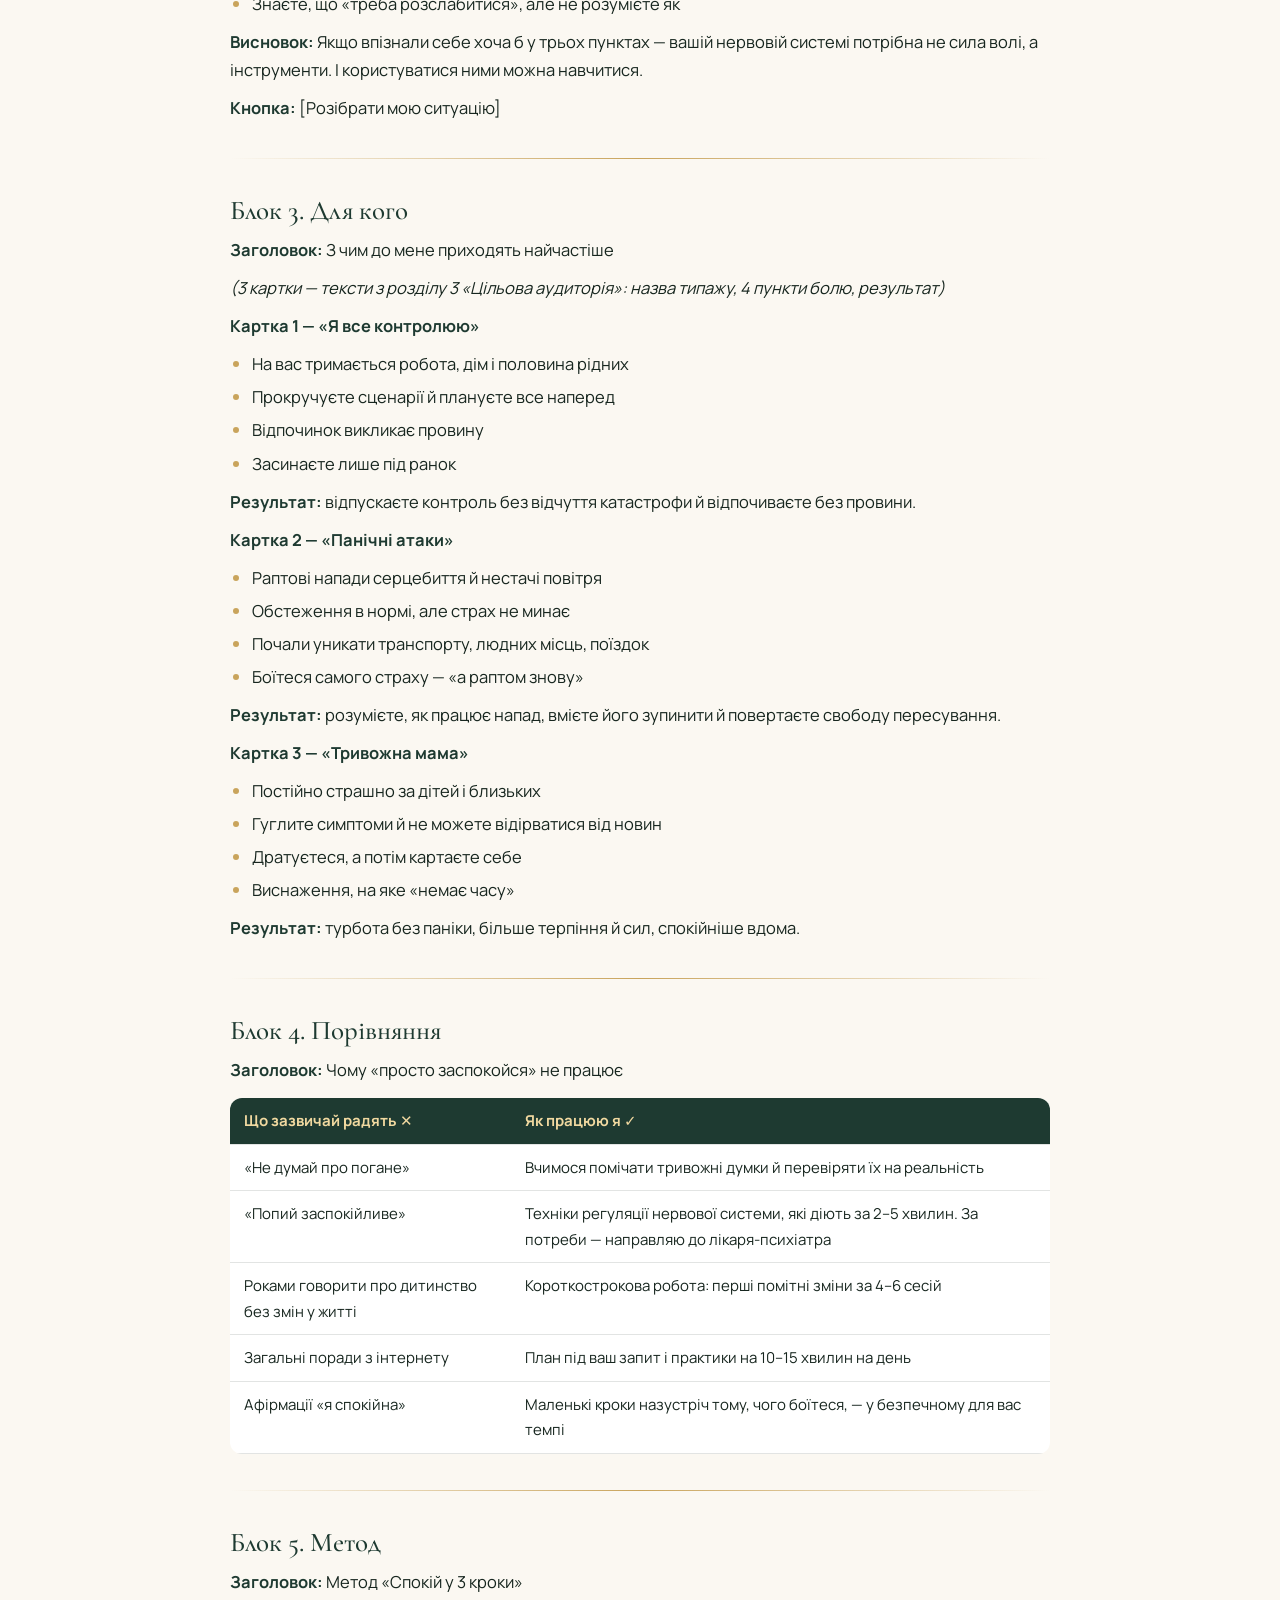
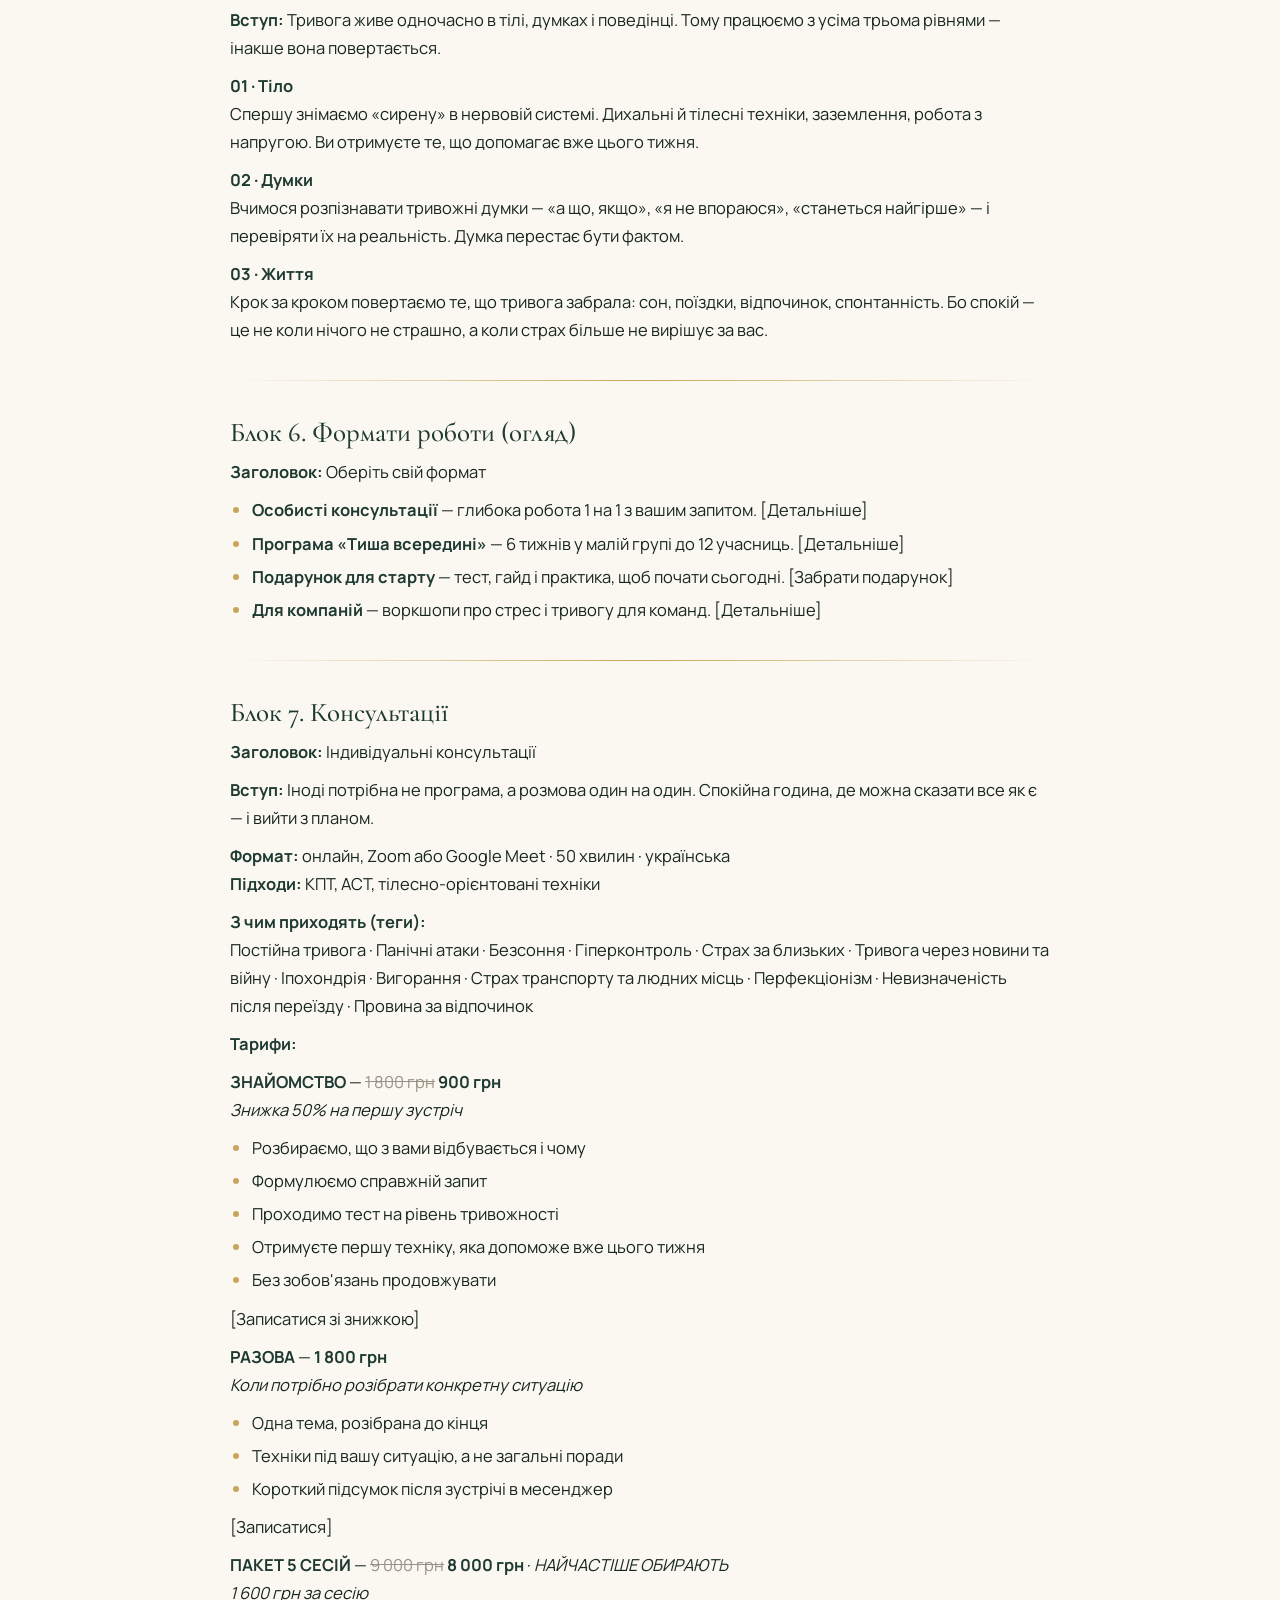
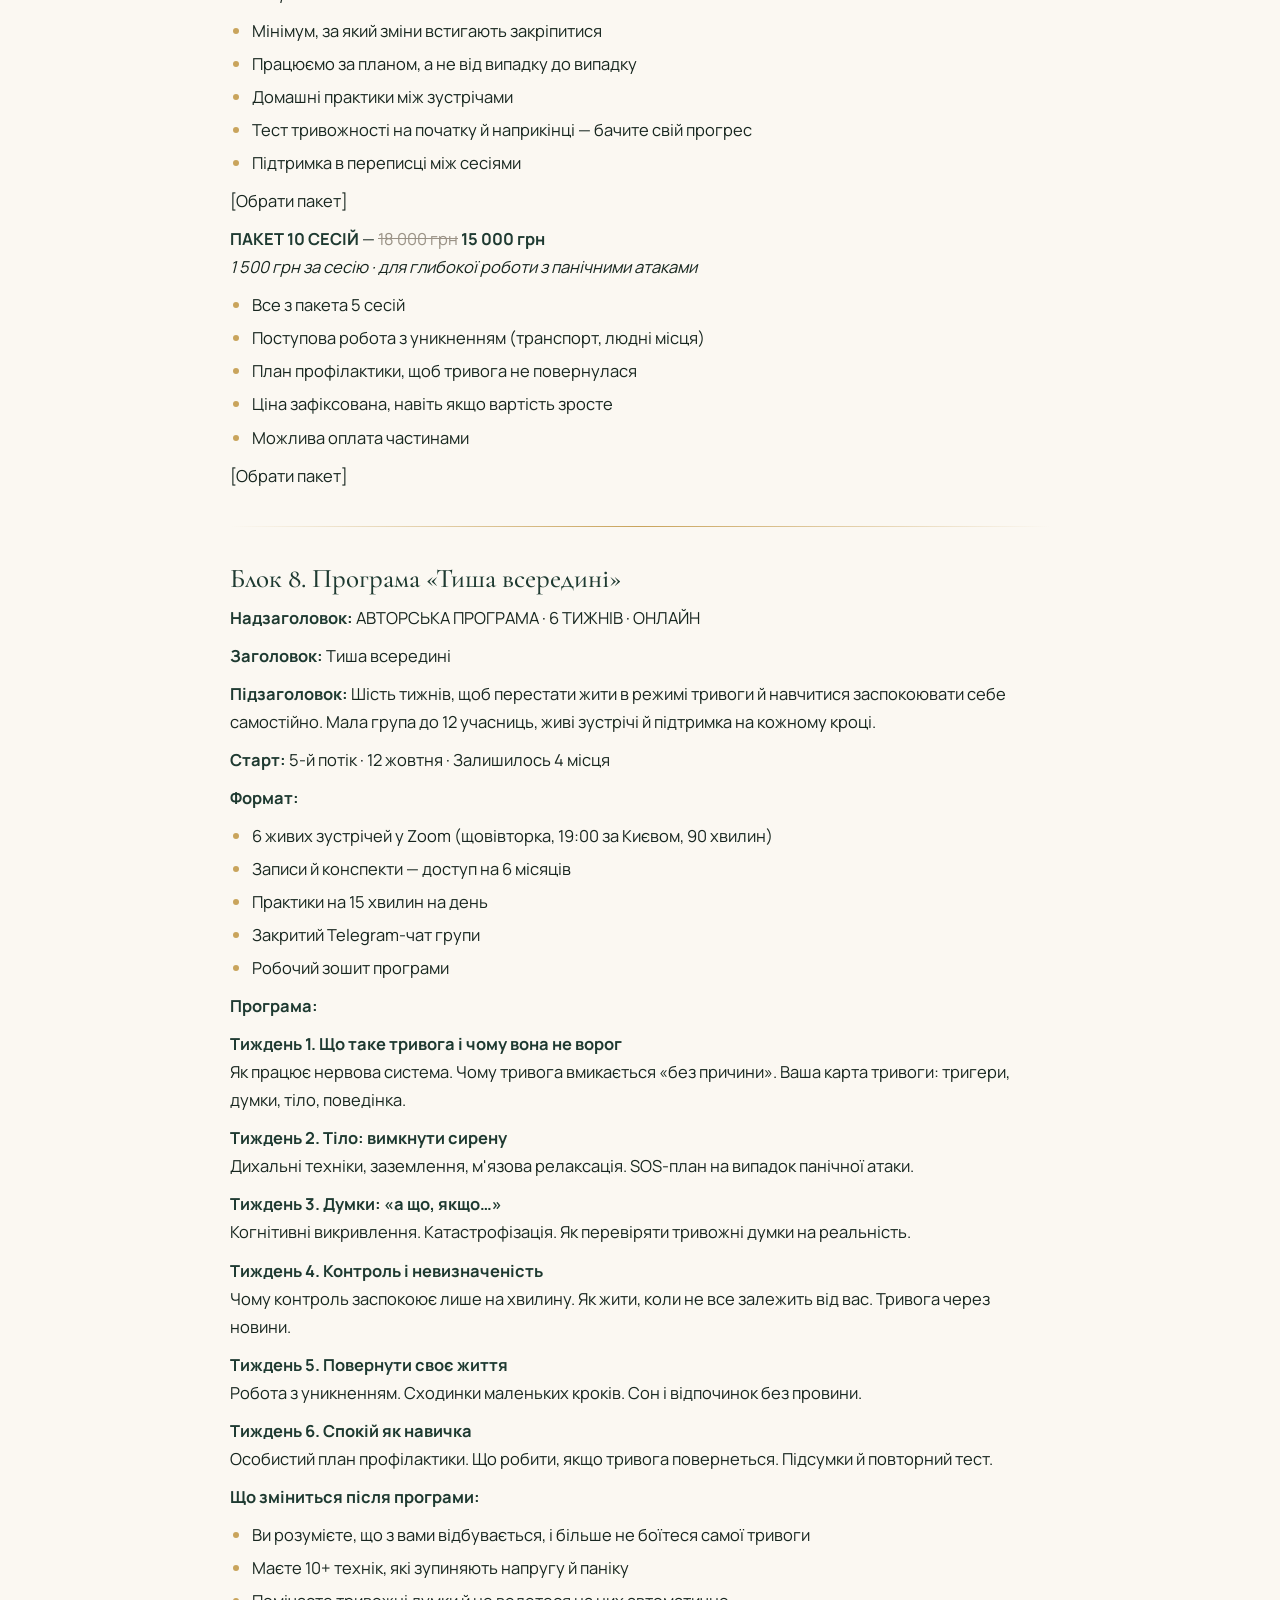
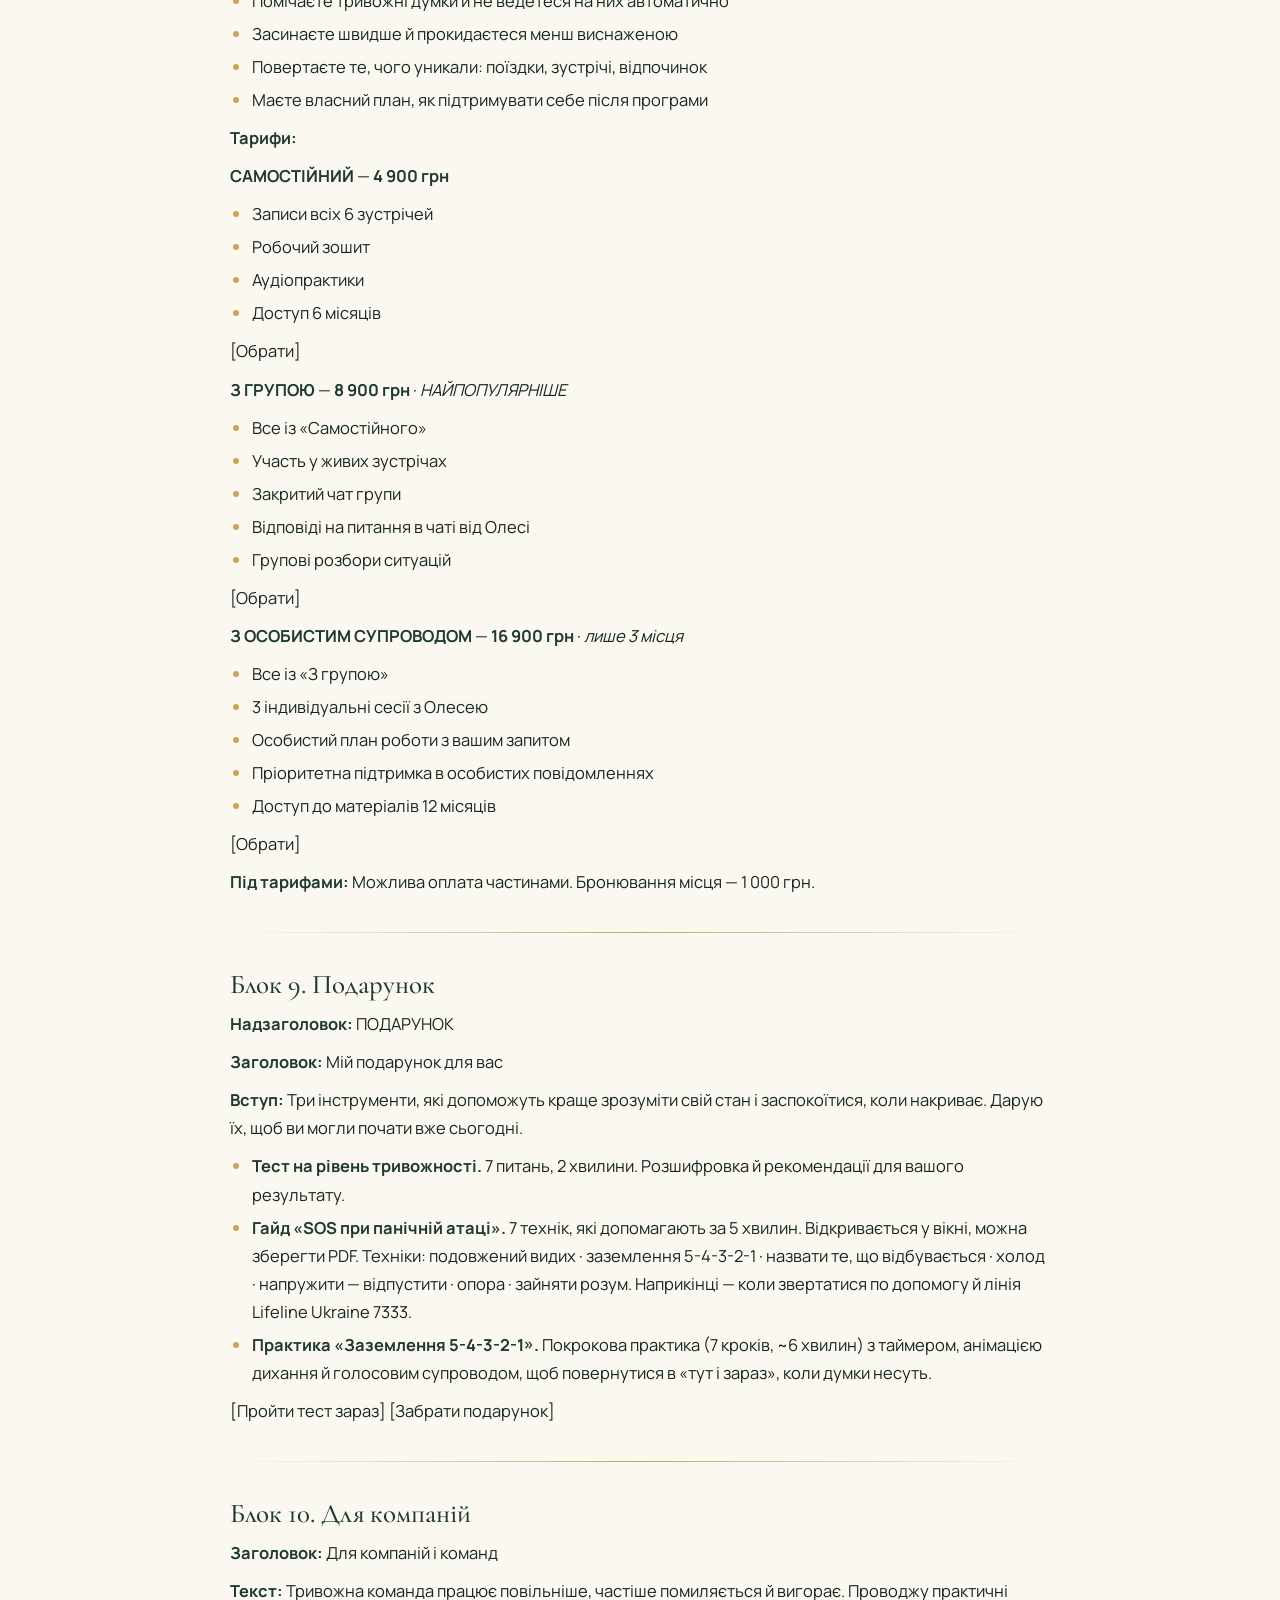
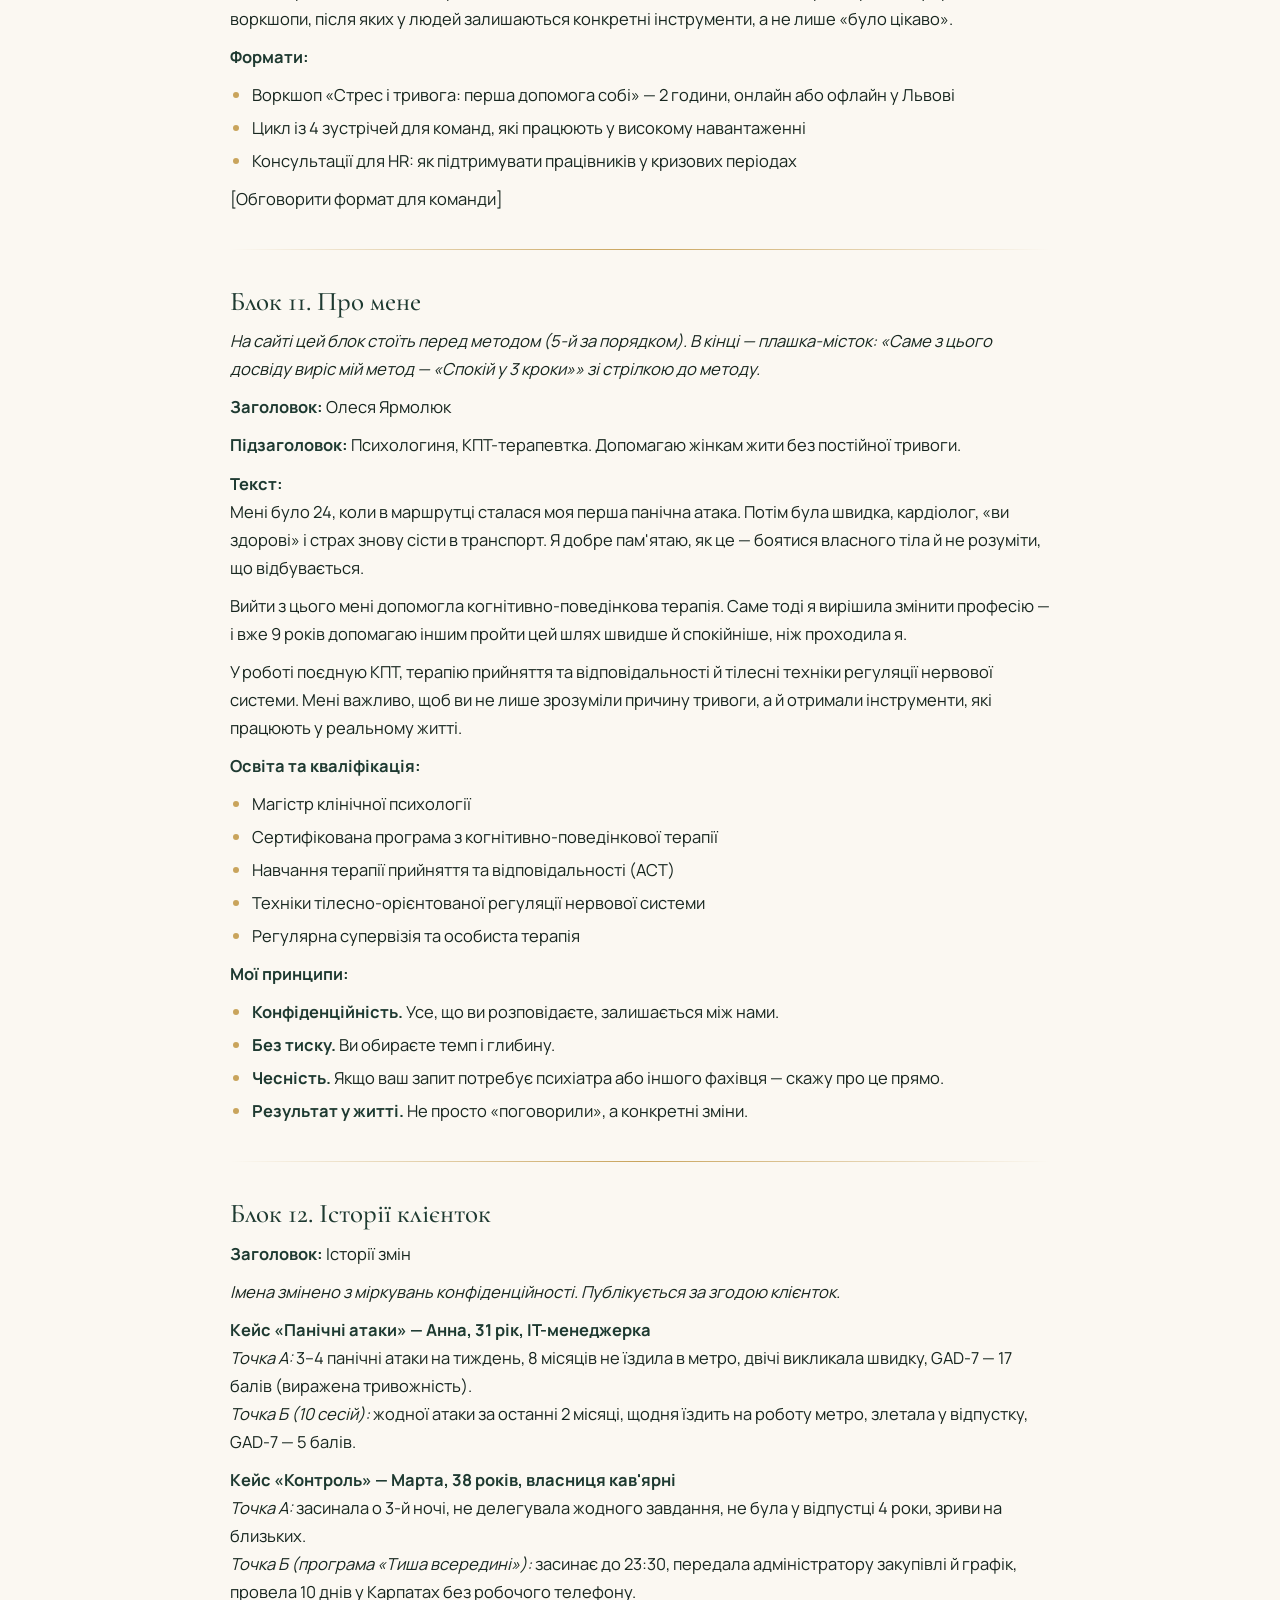
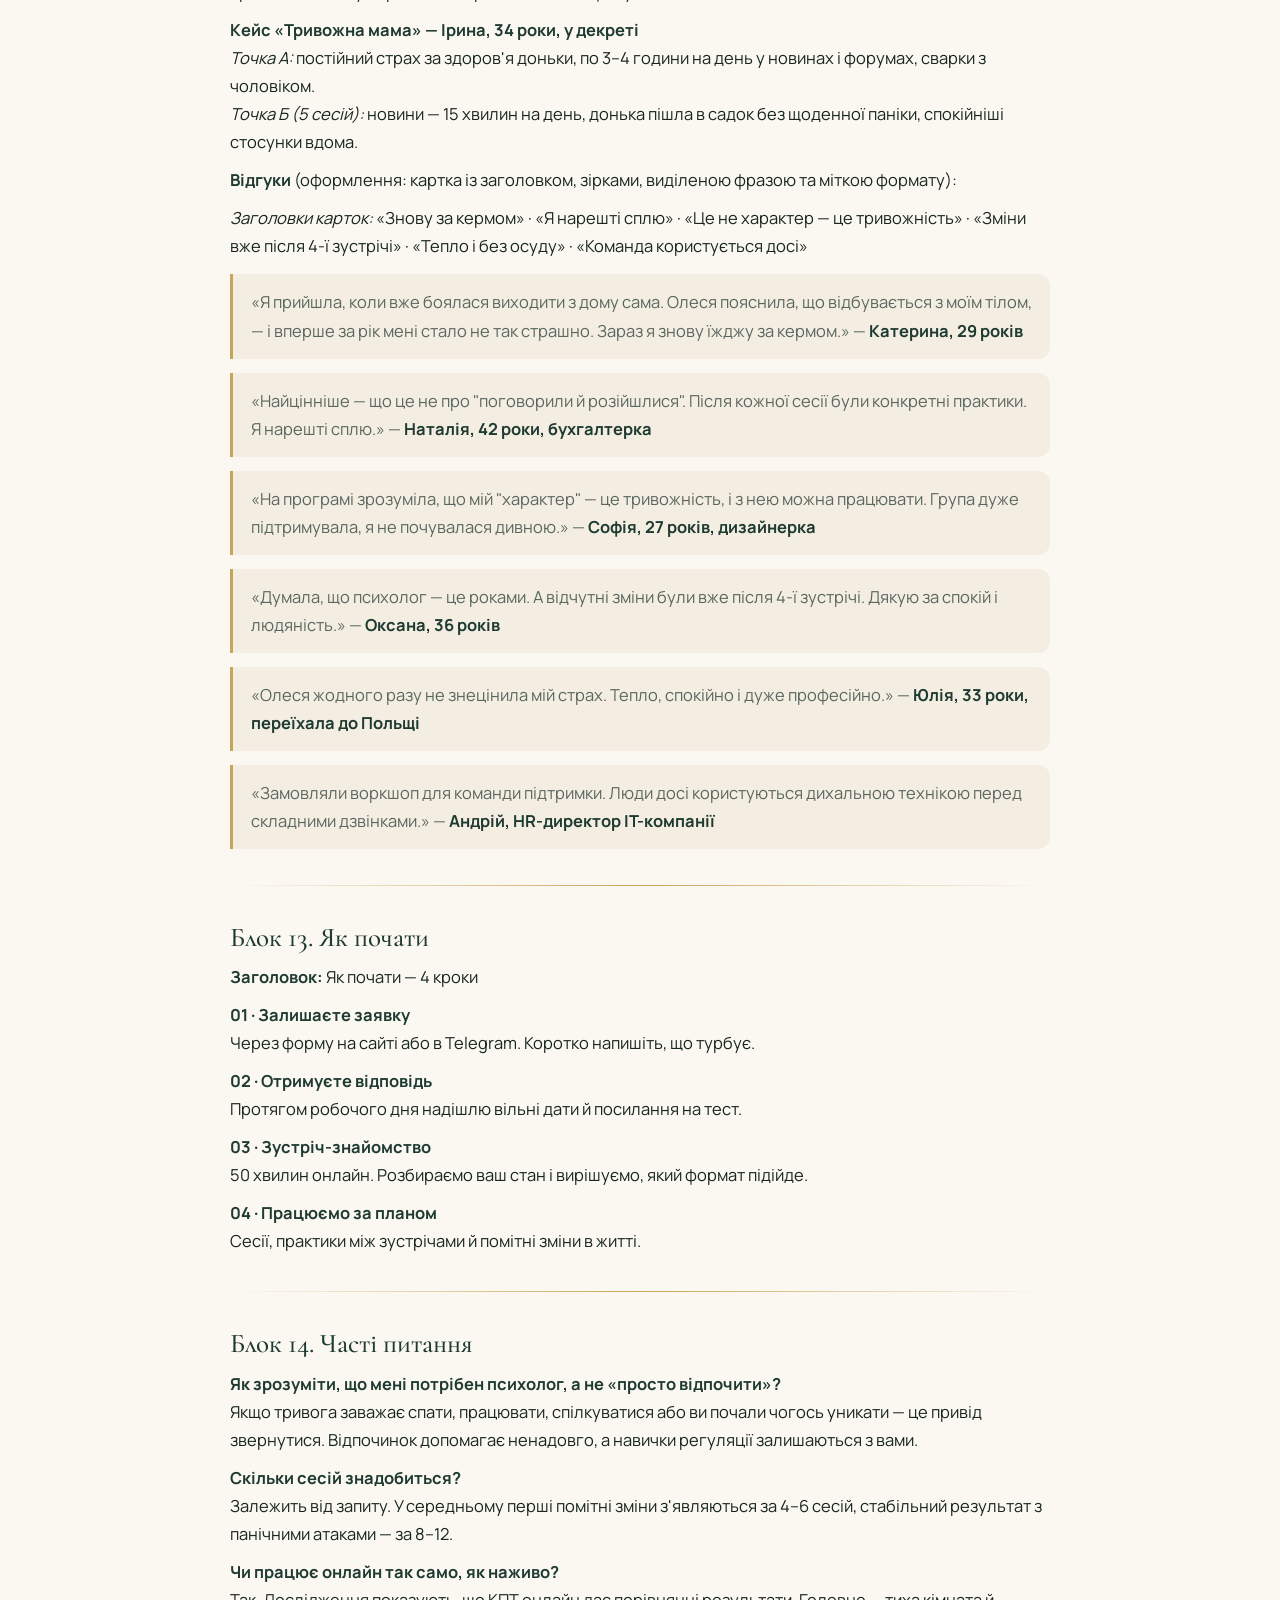
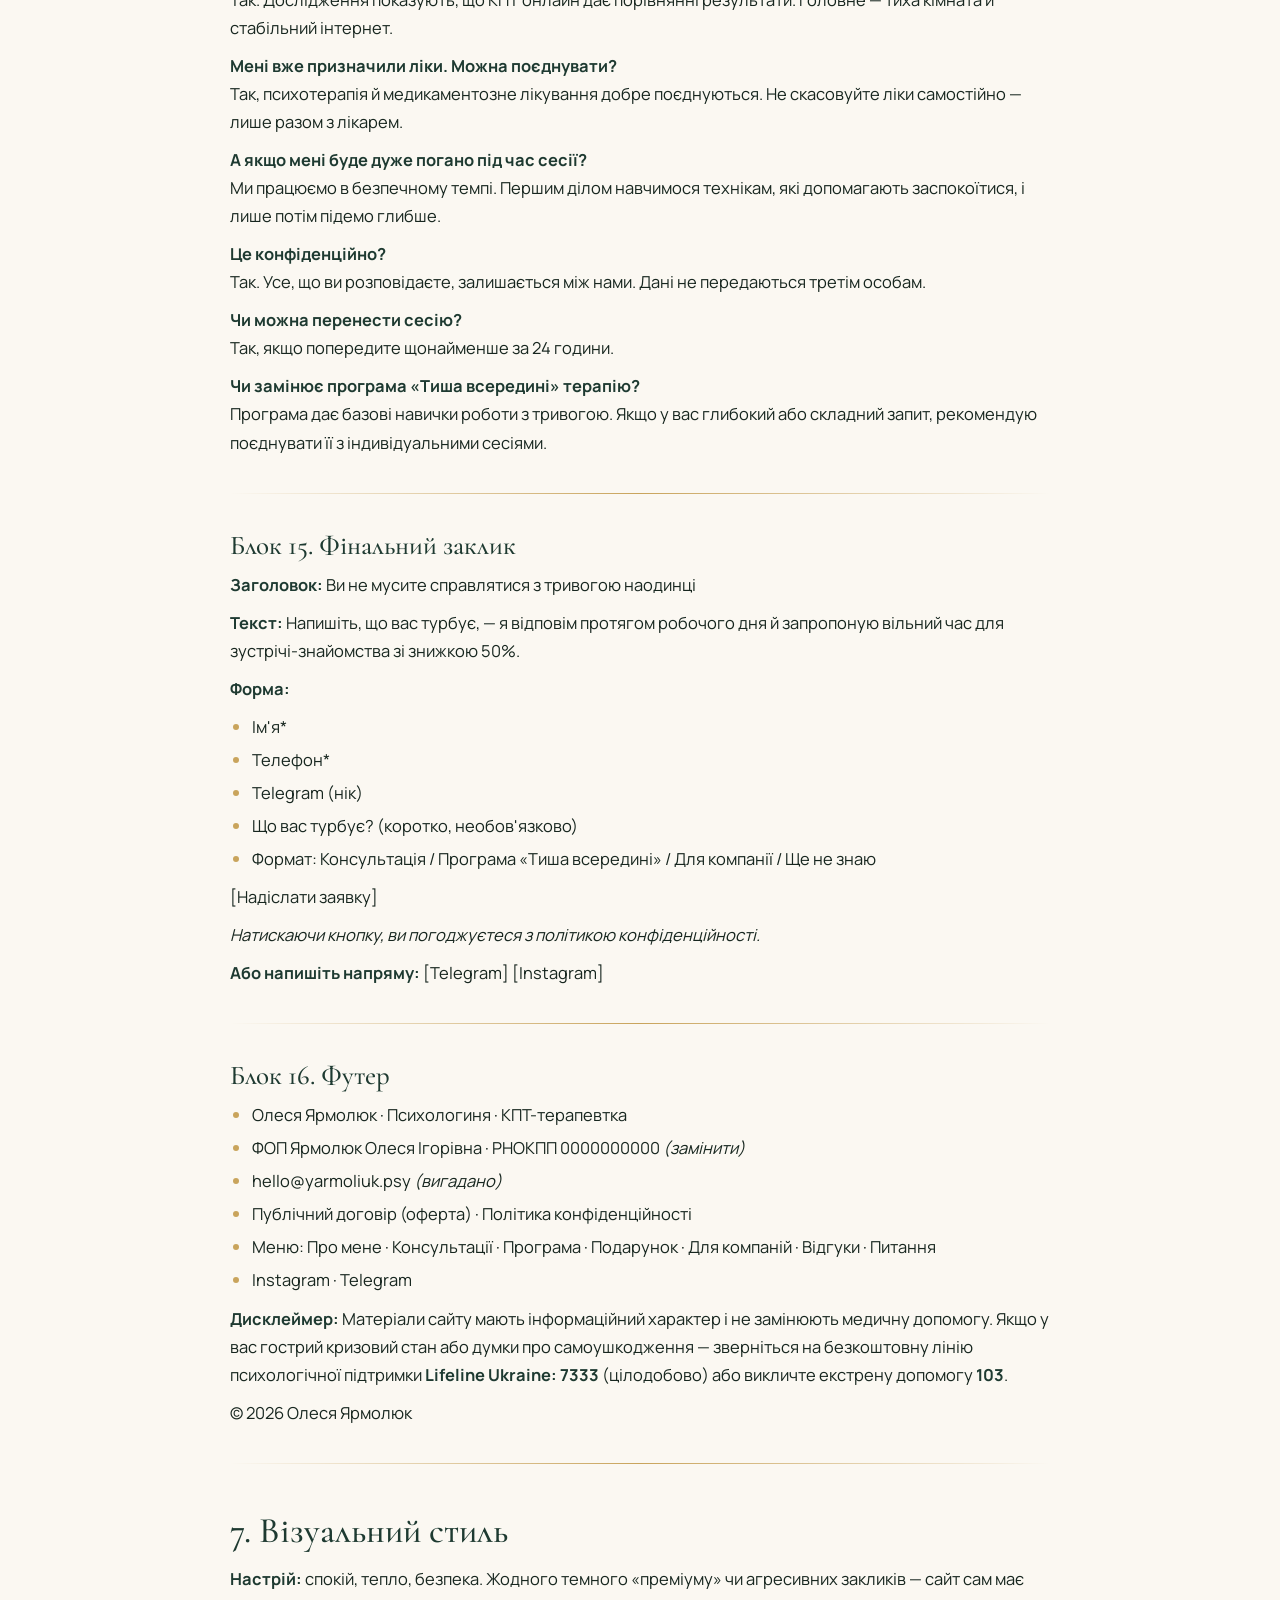
<file: концепція.html>
<!doctype html>
<html lang="uk"><head><meta charset="utf-8"><meta name="viewport" content="width=device-width, initial-scale=1">
<title>Концепція сайту — Олеся Ярмолюк</title>
<link href="https://fonts.googleapis.com/css2?family=Cormorant+Garamond:ital,wght@0,500;0,600;1,500&family=Manrope:wght@400;600;700;800&display=swap" rel="stylesheet">
<style>
:root{--ivory:#FBF8F2;--em:#1E3A31;--gold:#C9A45C;--gd:#9E7A36;--ink:#17261F;--ink2:#5A6760;--line:rgba(23,38,31,.12)}
*{box-sizing:border-box}body{margin:0;background:var(--ivory);color:var(--ink);font:16.5px/1.7 Manrope,system-ui,sans-serif}
.top{position:sticky;top:0;z-index:5;background:rgba(251,248,242,.92);backdrop-filter:blur(10px);border-bottom:1px solid var(--line);padding:12px 20px;display:flex;gap:6px 16px;flex-wrap:wrap;justify-content:center}
.top a{font-size:13px;font-weight:700;color:var(--gd);text-decoration:none;white-space:nowrap}.top a:hover{color:var(--em)}
main{max-width:860px;margin:0 auto;padding:40px 20px 90px}
h1,h2,h3,h4{font-family:'Cormorant Garamond',Georgia,serif;font-weight:500;color:var(--em);line-height:1.15;scroll-margin-top:80px}
h1{font-size:46px;margin:10px 0 18px}h2{font-size:36px;margin:46px 0 14px}h3{font-size:27px;margin:34px 0 10px}h4{font-size:22px;margin:24px 0 8px}
p{margin:10px 0}ul,ol{padding-left:22px;margin:10px 0}li{margin:5px 0}li::marker{color:var(--gold)}
hr{border:0;height:1px;background:linear-gradient(90deg,transparent,var(--gold),transparent);margin:36px 0}
blockquote{margin:14px 0;padding:14px 18px;border-left:3px solid var(--gold);background:#F4EEE2;border-radius:0 12px 12px 0;color:var(--ink2)}
.tbl{overflow-x:auto;margin:14px 0}table{border-collapse:collapse;width:100%;background:#fff;border-radius:12px;overflow:hidden;font-size:15px}
th,td{padding:10px 14px;border-bottom:1px solid var(--line);text-align:left;vertical-align:top}th{background:var(--em);color:#F1D9A0;font-weight:700}
code{background:#EFE8DC;padding:1px 6px;border-radius:6px;font-size:.9em}s{color:#9A9286}b{color:var(--em)}
@media print{.top{display:none}body{background:#fff}}
</style></head><body><nav class="top"><a href="#h0">1. Героїня</a><a href="#h1">2. Ніша і позиціонування</a><a href="#h2">3. Цільова аудиторія — 3 типажі</a><a href="#h3">4. Продуктова лінійка</a><a href="#h4">5. Структура сайту</a><a href="#h5">6. Тексти по блоках</a><a href="#h6">7. Візуальний стиль</a><a href="#h7">8. Функціонал</a><a href="#h8">9. Що замінити перед реальним запуском</a></nav><main><h1 id="h0">Концепція сайту психологині — Олеся Ярмолюк</h1>
<blockquote>Усі дані (ім'я, цифри, відгуки, контакти, реквізити) вигадані для демо-сайту. Перед реальним запуском — замінити.</blockquote>
<hr>
<h2 id="h0">1. Героїня</h2>
<div class="tbl"><table><tbody><tr><td><b>Ім'я</b></td><td>Олеся Ярмолюк</td></tr><tr><td><b>Роль</b></td><td>Психологиня, КПТ-терапевтка. Спеціалізація — тривожність і панічні атаки</td></tr><tr><td><b>Вік / місто</b></td><td>36 років, Львів. Працює онлайн з клієнтками по всьому світу</td></tr><tr><td><b>Досвід</b></td><td>9 років практики · 6 000+ годин консультацій · 800+ клієнток · 5 потоків авторської програми</td></tr><tr><td><b>Освіта</b></td><td>Магістр клінічної психології · сертифікована програма з когнітивно-поведінкової терапії (КПТ) · навчання терапії прийняття та відповідальності (ACT) · тілесно-орієнтовані техніки регуляції нервової системи · регулярна супервізія</td></tr><tr><td><b>Мова спілкування на сайті</b></td><td>На «ви». Тепло, спокійно, по-людськи, без езотерики й обіцянок «зцілення за один сеанс»</td></tr><tr><td><b>Соцмережі</b></td><td>Instagram @olesia.yarmoliuk.psy · Telegram @yarmoliuk_psy</td></tr></tbody></table></div>
<p><b>Особиста історія (для блоку «Про мене»):</b><br>У 24 роки Олеся працювала в банку, закривала квартальні звіти й вважала, що просто «багато працює». Перша панічна атака сталася в маршрутці: серце, повітря, відчуття, що зараз помре. Потім була швидка, кардіолог, «ви здорові», страх знову сісти в транспорт. Вихід знайшла через КПТ — і так прийшла в професію. Саме тому знає тривогу не лише з підручників.</p>
<hr>
<h2 id="h1">2. Ніша і позиціонування</h2>
<p><b>Ніша:</b> тривожність у жінок 25–45 років — постійна фонова тривога, панічні атаки, гіперконтроль, безсоння від думок, тривога через невизначеність і новини.</p>
<p><b>Чому ця ніша:</b> дуже високий запит (особливо зараз), зрозумілий результат, який людина відчуває сама (сон, спокій, менше нападів), і вимірюваний прогрес (шкала тривожності GAD-7 до і після).</p>
<p><b>Позиціонування (одне речення):</b><br>Психологиня, яка допомагає жінкам вийти з режиму постійної тривоги, впоратися з панічними атаками й повернути спокій — науково доведеними методами, без «просто не думай про це» і без років терапії.</p>
<p><b>Авторський метод — «Спокій у 3 кроки»:</b></p>
<ol><li><b>Тіло</b> — заспокоїти нервову систему (дихання, заземлення, робота з м'язовою напругою).</li><li><b>Думки</b> — навчитися помічати тривожні думки та перевіряти їх на реальність (КПТ).</li><li><b>Життя</b> — маленькими кроками повернути те, що тривога забрала: поїздки, відпочинок, сон, спонтанність.</li></ol>
<hr>
<h2 id="h2">3. Цільова аудиторія — 3 типажі</h2>
<p><b>Типаж 1. «Я все контролюю»</b><br>Менеджерка, підприємиця або «та, на кому все тримається», 30–40 років. Прокручує сценарії, не вміє відпочивати, засинає о 2-й ночі, відчуває провину, коли нічого не робить.<br>→ <i>Результат:</i> зможе відпускати контроль без відчуття катастрофи, спокійно спати й відпочивати без провини.</p>
<p><b>Типаж 2. «Панічні атаки»</b><br>Раптові напади: серцебиття, нестача повітря, страх смерті або «збожеволіти». Обстеження — в нормі. Почала уникати метро, магазинів, поїздок.<br>→ <i>Результат:</i> зрозуміє механізм нападу, матиме техніки, які зупиняють паніку, і поверне свободу пересування.</p>
<p><b>Типаж 3. «Тривожна мама»</b><br>Постійний страх за дітей і близьких, перевіряє, гуглить симптоми, не може відірватися від новин, дратується й почувається виснаженою.<br>→ <i>Результат:</i> турбота без паніки, більше терпіння й сил, спокійніша атмосфера вдома.</p>
<hr>
<h2 id="h3">4. Продуктова лінійка</h2>
<div class="tbl"><table><thead><tr><th>Рівень</th><th>Продукт</th><th>Ціна</th></tr></thead><tbody><tr><td><b>0. Подарунок</b></td><td>Тест на рівень тривожності (GAD-7) з розшифровкою + гайд «SOS при панічній атаці: 7 технік за 5 хвилин» (можна зберегти PDF) + покрокова практика «Заземлення 5-4-3-2-1» з таймером і голосовим супроводом — усе працює прямо на сайті</td><td>0 грн</td></tr><tr><td><b>1. Консультації</b></td><td>Знайомство (50 хв)</td><td><s>1 800</s> 900 грн</td></tr><tr><td></td><td>Разова консультація (50 хв)</td><td>1 800 грн</td></tr><tr><td></td><td>Пакет 5 сесій</td><td><s>9 000</s> 8 000 грн</td></tr><tr><td></td><td>Пакет 10 сесій</td><td><s>18 000</s> 15 000 грн</td></tr><tr><td><b>2. Флагман</b></td><td>Групова програма «Тиша всередині», 6 тижнів</td><td>4 900 / 8 900 / 16 900 грн</td></tr><tr><td><b>3. Для компаній</b></td><td>Воркшоп «Стрес і тривога в команді» / програма підтримки ментального здоров'я</td><td>За запитом</td></tr></tbody></table></div>
<hr>
<h2 id="h4">5. Структура сайту</h2>
<p>Односторінковий сайт з меню-якорями (як Маляренко/Гончар). Пізніше програму «Тиша всередині» можна винести на окремий лендинг.</p>
<p><b>Меню:</b> Про мене · Консультації · Програма · Подарунок · Для компаній · Відгуки · Питання · Контакти · кнопка <b>«Записатися»</b></p>
<ol><li>Перший екран</li><li>Впізнаєте себе?</li><li>Для кого (3 типажі)</li><li>Порівняння «Що зазвичай радять ✕ / Як працюю я ✓»</li><li>Про мене (з містком до методу)</li><li>Метод «Спокій у 3 кроки»</li><li>Формати роботи (огляд)</li><li>Консультації + тарифи</li><li>Програма «Тиша всередині» + тарифи</li><li>Подарунок (тест, гайд, аудіо)</li><li>Для компаній</li><li>Історії клієнток (А → Б) + відгуки</li><li>Як почати (4 кроки)</li><li>Часті питання</li><li>Фінальний заклик + форма</li><li>Футер</li></ol>
<hr>
<h2 id="h5">6. Тексти по блоках</h2>
<h3 id="h6">Блок 1. Перший екран</h3>
<p><b>Надзаголовок:</b> ПСИХОЛОГИНЯ · КПТ-ТЕРАПЕВТКА · ОНЛАЙН</p>
<p><b>Заголовок:</b> Тривога не повинна керувати вашим життям</p>
<p><b>Підзаголовок:</b> Допомагаю жінкам вийти з режиму постійної напруги, впоратися з панічними атаками та знову спокійно спати — науково доведеними методами, без «просто не думай про це».</p>
<p><b>Кнопки:</b> [Записатися на знайомство −50%] [Пройти тест]</p>
<p><b>Переваги під кнопками:</b> ✓ Онлайн з будь-якої країни · ✓ Перші зміни за 4–6 сесій · ✓ Конфіденційно й без осуду</p>
<p><b>Цифри:</b></p>
<ul><li><b>9 років</b> практики</li><li><b>6 000+</b> годин консультацій</li><li><b>800+</b> клієнток</li><li><b>5 потоків</b> програми «Тиша всередині»</li></ul>
<p><i>Оформлення: фото Олесі на весь екран, ліва частина м'яко розмита, на ній текст (варіант 1 з hero-variants.html). Цифри — на скляній панелі під першим екраном.</i></p>
<hr>
<h3 id="h6">Блок 2. Впізнаєте себе?</h3>
<p><b>Заголовок:</b> Можливо, це про вас</p>
<p><b>Вступ:</b> Тривожність рідко виглядає як «я тривожуся». Частіше вона маскується під відповідальність, втому або «такий у мене характер».</p>
<ul><li>Лягаєте спати — а в голові прокручується завтрашній день, розмови й «а що, якщо…»</li><li>Серце раптом калатає, бракує повітря, а лікарі кажуть: «Ви здорові»</li><li>Перевіряєте по колу: двері, праска, телефон дитини, новини</li><li>Не можете відпочивати — щойно сідаєте, з'являється провина</li><li>Уявляєте найгірший сценарій раніше, ніж щось сталося</li><li>Уникаєте метро, магазинів чи поїздок «про всяк випадок»</li><li>Постійно напружені плечі, щелепа, живіт</li><li>Знаєте, що «треба розслабитися», але не розумієте як</li></ul>
<p><b>Висновок:</b> Якщо впізнали себе хоча б у трьох пунктах — вашій нервовій системі потрібна не сила волі, а інструменти. І користуватися ними можна навчитися.</p>
<p><b>Кнопка:</b> [Розібрати мою ситуацію]</p>
<hr>
<h3 id="h6">Блок 3. Для кого</h3>
<p><b>Заголовок:</b> З чим до мене приходять найчастіше</p>
<p><i>(3 картки — тексти з розділу 3 «Цільова аудиторія»: назва типажу, 4 пункти болю, результат)</i></p>
<p><b>Картка 1 — «Я все контролюю»</b></p>
<ul><li>На вас тримається робота, дім і половина рідних</li><li>Прокручуєте сценарії й плануєте все наперед</li><li>Відпочинок викликає провину</li><li>Засинаєте лише під ранок</li></ul>
<p><b>Результат:</b> відпускаєте контроль без відчуття катастрофи й відпочиваєте без провини.</p>
<p><b>Картка 2 — «Панічні атаки»</b></p>
<ul><li>Раптові напади серцебиття й нестачі повітря</li><li>Обстеження в нормі, але страх не минає</li><li>Почали уникати транспорту, людних місць, поїздок</li><li>Боїтеся самого страху — «а раптом знову»</li></ul>
<p><b>Результат:</b> розумієте, як працює напад, вмієте його зупинити й повертаєте свободу пересування.</p>
<p><b>Картка 3 — «Тривожна мама»</b></p>
<ul><li>Постійно страшно за дітей і близьких</li><li>Гуглите симптоми й не можете відірватися від новин</li><li>Дратуєтеся, а потім картаєте себе</li><li>Виснаження, на яке «немає часу»</li></ul>
<p><b>Результат:</b> турбота без паніки, більше терпіння й сил, спокійніше вдома.</p>
<hr>
<h3 id="h6">Блок 4. Порівняння</h3>
<p><b>Заголовок:</b> Чому «просто заспокойся» не працює</p>
<div class="tbl"><table><thead><tr><th>Що зазвичай радять ✕</th><th>Як працюю я ✓</th></tr></thead><tbody><tr><td>«Не думай про погане»</td><td>Вчимося помічати тривожні думки й перевіряти їх на реальність</td></tr><tr><td>«Попий заспокійливе»</td><td>Техніки регуляції нервової системи, які діють за 2–5 хвилин. За потреби — направляю до лікаря-психіатра</td></tr><tr><td>Роками говорити про дитинство без змін у житті</td><td>Короткострокова робота: перші помітні зміни за 4–6 сесій</td></tr><tr><td>Загальні поради з інтернету</td><td>План під ваш запит і практики на 10–15 хвилин на день</td></tr><tr><td>Афірмації «я спокійна»</td><td>Маленькі кроки назустріч тому, чого боїтеся, — у безпечному для вас темпі</td></tr></tbody></table></div>
<hr>
<h3 id="h6">Блок 5. Метод</h3>
<p><b>Заголовок:</b> Метод «Спокій у 3 кроки»</p>
<p><b>Вступ:</b> Тривога живе одночасно в тілі, думках і поведінці. Тому працюємо з усіма трьома рівнями — інакше вона повертається.</p>
<p><b>01 · Тіло</b><br>Спершу знімаємо «сирену» в нервовій системі. Дихальні й тілесні техніки, заземлення, робота з напругою. Ви отримуєте те, що допомагає вже цього тижня.</p>
<p><b>02 · Думки</b><br>Вчимося розпізнавати тривожні думки — «а що, якщо», «я не впораюся», «станеться найгірше» — і перевіряти їх на реальність. Думка перестає бути фактом.</p>
<p><b>03 · Життя</b><br>Крок за кроком повертаємо те, що тривога забрала: сон, поїздки, відпочинок, спонтанність. Бо спокій — це не коли нічого не страшно, а коли страх більше не вирішує за вас.</p>
<hr>
<h3 id="h6">Блок 6. Формати роботи (огляд)</h3>
<p><b>Заголовок:</b> Оберіть свій формат</p>
<ul><li><b>Особисті консультації</b> — глибока робота 1 на 1 з вашим запитом. [Детальніше]</li><li><b>Програма «Тиша всередині»</b> — 6 тижнів у малій групі до 12 учасниць. [Детальніше]</li><li><b>Подарунок для старту</b> — тест, гайд і практика, щоб почати сьогодні. [Забрати подарунок]</li><li><b>Для компаній</b> — воркшопи про стрес і тривогу для команд. [Детальніше]</li></ul>
<hr>
<h3 id="h6">Блок 7. Консультації</h3>
<p><b>Заголовок:</b> Індивідуальні консультації</p>
<p><b>Вступ:</b> Іноді потрібна не програма, а розмова один на один. Спокійна година, де можна сказати все як є — і вийти з планом.</p>
<p><b>Формат:</b> онлайн, Zoom або Google Meet · 50 хвилин · українська<br><b>Підходи:</b> КПТ, ACT, тілесно-орієнтовані техніки</p>
<p><b>З чим приходять (теги):</b><br>Постійна тривога · Панічні атаки · Безсоння · Гіперконтроль · Страх за близьких · Тривога через новини та війну · Іпохондрія · Вигорання · Страх транспорту та людних місць · Перфекціонізм · Невизначеність після переїзду · Провина за відпочинок</p>
<p><b>Тарифи:</b></p>
<p><b>ЗНАЙОМСТВО</b> — <s>1 800 грн</s> <b>900 грн</b><br><i>Знижка 50% на першу зустріч</i></p>
<ul><li>Розбираємо, що з вами відбувається і чому</li><li>Формулюємо справжній запит</li><li>Проходимо тест на рівень тривожності</li><li>Отримуєте першу техніку, яка допоможе вже цього тижня</li><li>Без зобов'язань продовжувати</li></ul>
<p>[Записатися зі знижкою]</p>
<p><b>РАЗОВА</b> — <b>1 800 грн</b><br><i>Коли потрібно розібрати конкретну ситуацію</i></p>
<ul><li>Одна тема, розібрана до кінця</li><li>Техніки під вашу ситуацію, а не загальні поради</li><li>Короткий підсумок після зустрічі в месенджер</li></ul>
<p>[Записатися]</p>
<p><b>ПАКЕТ 5 СЕСІЙ</b> — <s>9 000 грн</s> <b>8 000 грн</b> · <i>НАЙЧАСТІШЕ ОБИРАЮТЬ</i><br><i>1 600 грн за сесію</i></p>
<ul><li>Мінімум, за який зміни встигають закріпитися</li><li>Працюємо за планом, а не від випадку до випадку</li><li>Домашні практики між зустрічами</li><li>Тест тривожності на початку й наприкінці — бачите свій прогрес</li><li>Підтримка в переписці між сесіями</li></ul>
<p>[Обрати пакет]</p>
<p><b>ПАКЕТ 10 СЕСІЙ</b> — <s>18 000 грн</s> <b>15 000 грн</b><br><i>1 500 грн за сесію · для глибокої роботи з панічними атаками</i></p>
<ul><li>Все з пакета 5 сесій</li><li>Поступова робота з уникненням (транспорт, людні місця)</li><li>План профілактики, щоб тривога не повернулася</li><li>Ціна зафіксована, навіть якщо вартість зросте</li><li>Можлива оплата частинами</li></ul>
<p>[Обрати пакет]</p>
<hr>
<h3 id="h6">Блок 8. Програма «Тиша всередині»</h3>
<p><b>Надзаголовок:</b> АВТОРСЬКА ПРОГРАМА · 6 ТИЖНІВ · ОНЛАЙН</p>
<p><b>Заголовок:</b> Тиша всередині</p>
<p><b>Підзаголовок:</b> Шість тижнів, щоб перестати жити в режимі тривоги й навчитися заспокоювати себе самостійно. Мала група до 12 учасниць, живі зустрічі й підтримка на кожному кроці.</p>
<p><b>Старт:</b> 5-й потік · 12 жовтня · Залишилось 4 місця</p>
<p><b>Формат:</b></p>
<ul><li>6 живих зустрічей у Zoom (щовівторка, 19:00 за Києвом, 90 хвилин)</li><li>Записи й конспекти — доступ на 6 місяців</li><li>Практики на 15 хвилин на день</li><li>Закритий Telegram-чат групи</li><li>Робочий зошит програми</li></ul>
<p><b>Програма:</b></p>
<p><b>Тиждень 1. Що таке тривога і чому вона не ворог</b><br>Як працює нервова система. Чому тривога вмикається «без причини». Ваша карта тривоги: тригери, думки, тіло, поведінка.</p>
<p><b>Тиждень 2. Тіло: вимкнути сирену</b><br>Дихальні техніки, заземлення, м'язова релаксація. SOS-план на випадок панічної атаки.</p>
<p><b>Тиждень 3. Думки: «а що, якщо…»</b><br>Когнітивні викривлення. Катастрофізація. Як перевіряти тривожні думки на реальність.</p>
<p><b>Тиждень 4. Контроль і невизначеність</b><br>Чому контроль заспокоює лише на хвилину. Як жити, коли не все залежить від вас. Тривога через новини.</p>
<p><b>Тиждень 5. Повернути своє життя</b><br>Робота з уникненням. Сходинки маленьких кроків. Сон і відпочинок без провини.</p>
<p><b>Тиждень 6. Спокій як навичка</b><br>Особистий план профілактики. Що робити, якщо тривога повернеться. Підсумки й повторний тест.</p>
<p><b>Що зміниться після програми:</b></p>
<ul><li>Ви розумієте, що з вами відбувається, і більше не боїтеся самої тривоги</li><li>Маєте 10+ технік, які зупиняють напругу й паніку</li><li>Помічаєте тривожні думки й не ведетеся на них автоматично</li><li>Засинаєте швидше й прокидаєтеся менш виснаженою</li><li>Повертаєте те, чого уникали: поїздки, зустрічі, відпочинок</li><li>Маєте власний план, як підтримувати себе після програми</li></ul>
<p><b>Тарифи:</b></p>
<p><b>САМОСТІЙНИЙ</b> — <b>4 900 грн</b></p>
<ul><li>Записи всіх 6 зустрічей</li><li>Робочий зошит</li><li>Аудіопрактики</li><li>Доступ 6 місяців</li></ul>
<p>[Обрати]</p>
<p><b>З ГРУПОЮ</b> — <b>8 900 грн</b> · <i>НАЙПОПУЛЯРНІШЕ</i></p>
<ul><li>Все із «Самостійного»</li><li>Участь у живих зустрічах</li><li>Закритий чат групи</li><li>Відповіді на питання в чаті від Олесі</li><li>Групові розбори ситуацій</li></ul>
<p>[Обрати]</p>
<p><b>З ОСОБИСТИМ СУПРОВОДОМ</b> — <b>16 900 грн</b> · <i>лише 3 місця</i></p>
<ul><li>Все із «З групою»</li><li>3 індивідуальні сесії з Олесею</li><li>Особистий план роботи з вашим запитом</li><li>Пріоритетна підтримка в особистих повідомленнях</li><li>Доступ до матеріалів 12 місяців</li></ul>
<p>[Обрати]</p>
<p><b>Під тарифами:</b> Можлива оплата частинами. Бронювання місця — 1 000 грн.</p>
<hr>
<h3 id="h6">Блок 9. Подарунок</h3>
<p><b>Надзаголовок:</b> ПОДАРУНОК</p>
<p><b>Заголовок:</b> Мій подарунок для вас</p>
<p><b>Вступ:</b> Три інструменти, які допоможуть краще зрозуміти свій стан і заспокоїтися, коли накриває. Дарую їх, щоб ви могли почати вже сьогодні.</p>
<ul><li><b>Тест на рівень тривожності.</b> 7 питань, 2 хвилини. Розшифровка й рекомендації для вашого результату.</li><li><b>Гайд «SOS при панічній атаці».</b> 7 технік, які допомагають за 5 хвилин. Відкривається у вікні, можна зберегти PDF. Техніки: подовжений видих · заземлення 5-4-3-2-1 · назвати те, що відбувається · холод · напружити — відпустити · опора · зайняти розум. Наприкінці — коли звертатися по допомогу й лінія Lifeline Ukraine 7333.</li><li><b>Практика «Заземлення 5-4-3-2-1».</b> Покрокова практика (7 кроків, ~6 хвилин) з таймером, анімацією дихання й голосовим супроводом, щоб повернутися в «тут і зараз», коли думки несуть.</li></ul>
<p>[Пройти тест зараз] [Забрати подарунок]</p>
<hr>
<h3 id="h6">Блок 10. Для компаній</h3>
<p><b>Заголовок:</b> Для компаній і команд</p>
<p><b>Текст:</b> Тривожна команда працює повільніше, частіше помиляється й вигорає. Проводжу практичні воркшопи, після яких у людей залишаються конкретні інструменти, а не лише «було цікаво».</p>
<p><b>Формати:</b></p>
<ul><li>Воркшоп «Стрес і тривога: перша допомога собі» — 2 години, онлайн або офлайн у Львові</li><li>Цикл із 4 зустрічей для команд, які працюють у високому навантаженні</li><li>Консультації для HR: як підтримувати працівників у кризових періодах</li></ul>
<p>[Обговорити формат для команди]</p>
<hr>
<h3 id="h6">Блок 11. Про мене</h3>
<p><i>На сайті цей блок стоїть перед методом (5-й за порядком). В кінці — плашка-місток: «Саме з цього досвіду виріс мій метод — «Спокій у 3 кроки»» зі стрілкою до методу.</i></p>
<p><b>Заголовок:</b> Олеся Ярмолюк</p>
<p><b>Підзаголовок:</b> Психологиня, КПТ-терапевтка. Допомагаю жінкам жити без постійної тривоги.</p>
<p><b>Текст:</b><br>Мені було 24, коли в маршрутці сталася моя перша панічна атака. Потім була швидка, кардіолог, «ви здорові» і страх знову сісти в транспорт. Я добре пам'ятаю, як це — боятися власного тіла й не розуміти, що відбувається.</p>
<p>Вийти з цього мені допомогла когнітивно-поведінкова терапія. Саме тоді я вирішила змінити професію — і вже 9 років допомагаю іншим пройти цей шлях швидше й спокійніше, ніж проходила я.</p>
<p>У роботі поєдную КПТ, терапію прийняття та відповідальності й тілесні техніки регуляції нервової системи. Мені важливо, щоб ви не лише зрозуміли причину тривоги, а й отримали інструменти, які працюють у реальному житті.</p>
<p><b>Освіта та кваліфікація:</b></p>
<ul><li>Магістр клінічної психології</li><li>Сертифікована програма з когнітивно-поведінкової терапії</li><li>Навчання терапії прийняття та відповідальності (ACT)</li><li>Техніки тілесно-орієнтованої регуляції нервової системи</li><li>Регулярна супервізія та особиста терапія</li></ul>
<p><b>Мої принципи:</b></p>
<ul><li><b>Конфіденційність.</b> Усе, що ви розповідаєте, залишається між нами.</li><li><b>Без тиску.</b> Ви обираєте темп і глибину.</li><li><b>Чесність.</b> Якщо ваш запит потребує психіатра або іншого фахівця — скажу про це прямо.</li><li><b>Результат у житті.</b> Не просто «поговорили», а конкретні зміни.</li></ul>
<hr>
<h3 id="h6">Блок 12. Історії клієнток</h3>
<p><b>Заголовок:</b> Історії змін</p>
<p><i>Імена змінено з міркувань конфіденційності. Публікується за згодою клієнток.</i></p>
<p><b>Кейс «Панічні атаки» — Анна, 31 рік, IT-менеджерка</b><br><i>Точка А:</i> 3–4 панічні атаки на тиждень, 8 місяців не їздила в метро, двічі викликала швидку, GAD-7 — 17 балів (виражена тривожність).<br><i>Точка Б (10 сесій):</i> жодної атаки за останні 2 місяці, щодня їздить на роботу метро, злетала у відпустку, GAD-7 — 5 балів.</p>
<p><b>Кейс «Контроль» — Марта, 38 років, власниця кав'ярні</b><br><i>Точка А:</i> засинала о 3-й ночі, не делегувала жодного завдання, не була у відпустці 4 роки, зриви на близьких.<br><i>Точка Б (програма «Тиша всередині»):</i> засинає до 23:30, передала адміністратору закупівлі й графік, провела 10 днів у Карпатах без робочого телефону.</p>
<p><b>Кейс «Тривожна мама» — Ірина, 34 роки, у декреті</b><br><i>Точка А:</i> постійний страх за здоров'я доньки, по 3–4 години на день у новинах і форумах, сварки з чоловіком.<br><i>Точка Б (5 сесій):</i> новини — 15 хвилин на день, донька пішла в садок без щоденної паніки, спокійніші стосунки вдома.</p>
<p><b>Відгуки</b> (оформлення: картка із заголовком, зірками, виділеною фразою та міткою формату):</p>
<p><i>Заголовки карток:</i> «Знову за кермом» · «Я нарешті сплю» · «Це не характер — це тривожність» · «Зміни вже після 4-ї зустрічі» · «Тепло і без осуду» · «Команда користується досі»</p>
<blockquote>«Я прийшла, коли вже боялася виходити з дому сама. Олеся пояснила, що відбувається з моїм тілом, — і вперше за рік мені стало не так страшно. Зараз я знову їжджу за кермом.» — <b>Катерина, 29 років</b></blockquote>
<blockquote>«Найцінніше — що це не про "поговорили й розійшлися". Після кожної сесії були конкретні практики. Я нарешті сплю.» — <b>Наталія, 42 роки, бухгалтерка</b></blockquote>
<blockquote>«На програмі зрозуміла, що мій "характер" — це тривожність, і з нею можна працювати. Група дуже підтримувала, я не почувалася дивною.» — <b>Софія, 27 років, дизайнерка</b></blockquote>
<blockquote>«Думала, що психолог — це роками. А відчутні зміни були вже після 4-ї зустрічі. Дякую за спокій і людяність.» — <b>Оксана, 36 років</b></blockquote>
<blockquote>«Олеся жодного разу не знецінила мій страх. Тепло, спокійно і дуже професійно.» — <b>Юлія, 33 роки, переїхала до Польщі</b></blockquote>
<blockquote>«Замовляли воркшоп для команди підтримки. Люди досі користуються дихальною технікою перед складними дзвінками.» — <b>Андрій, HR-директор IT-компанії</b></blockquote>
<hr>
<h3 id="h6">Блок 13. Як почати</h3>
<p><b>Заголовок:</b> Як почати — 4 кроки</p>
<p><b>01 · Залишаєте заявку</b><br>Через форму на сайті або в Telegram. Коротко напишіть, що турбує.</p>
<p><b>02 · Отримуєте відповідь</b><br>Протягом робочого дня надішлю вільні дати й посилання на тест.</p>
<p><b>03 · Зустріч-знайомство</b><br>50 хвилин онлайн. Розбираємо ваш стан і вирішуємо, який формат підійде.</p>
<p><b>04 · Працюємо за планом</b><br>Сесії, практики між зустрічами й помітні зміни в житті.</p>
<hr>
<h3 id="h6">Блок 14. Часті питання</h3>
<p><b>Як зрозуміти, що мені потрібен психолог, а не «просто відпочити»?</b><br>Якщо тривога заважає спати, працювати, спілкуватися або ви почали чогось уникати — це привід звернутися. Відпочинок допомагає ненадовго, а навички регуляції залишаються з вами.</p>
<p><b>Скільки сесій знадобиться?</b><br>Залежить від запиту. У середньому перші помітні зміни з'являються за 4–6 сесій, стабільний результат з панічними атаками — за 8–12.</p>
<p><b>Чи працює онлайн так само, як наживо?</b><br>Так. Дослідження показують, що КПТ онлайн дає порівнянні результати. Головне — тиха кімната й стабільний інтернет.</p>
<p><b>Мені вже призначили ліки. Можна поєднувати?</b><br>Так, психотерапія й медикаментозне лікування добре поєднуються. Не скасовуйте ліки самостійно — лише разом з лікарем.</p>
<p><b>А якщо мені буде дуже погано під час сесії?</b><br>Ми працюємо в безпечному темпі. Першим ділом навчимося технікам, які допомагають заспокоїтися, і лише потім підемо глибше.</p>
<p><b>Це конфіденційно?</b><br>Так. Усе, що ви розповідаєте, залишається між нами. Дані не передаються третім особам.</p>
<p><b>Чи можна перенести сесію?</b><br>Так, якщо попередите щонайменше за 24 години.</p>
<p><b>Чи замінює програма «Тиша всередині» терапію?</b><br>Програма дає базові навички роботи з тривогою. Якщо у вас глибокий або складний запит, рекомендую поєднувати її з індивідуальними сесіями.</p>
<hr>
<h3 id="h6">Блок 15. Фінальний заклик</h3>
<p><b>Заголовок:</b> Ви не мусите справлятися з тривогою наодинці</p>
<p><b>Текст:</b> Напишіть, що вас турбує, — я відповім протягом робочого дня й запропоную вільний час для зустрічі-знайомства зі знижкою 50%.</p>
<p><b>Форма:</b></p>
<ul><li>Ім'я*</li><li>Телефон*</li><li>Telegram (нік)</li><li>Що вас турбує? (коротко, необов'язково)</li><li>Формат: Консультація / Програма «Тиша всередині» / Для компанії / Ще не знаю</li></ul>
<p>[Надіслати заявку]</p>
<p><i>Натискаючи кнопку, ви погоджуєтеся з політикою конфіденційності.</i></p>
<p><b>Або напишіть напряму:</b> [Telegram] [Instagram]</p>
<hr>
<h3 id="h6">Блок 16. Футер</h3>
<ul><li>Олеся Ярмолюк · Психологиня · КПТ-терапевтка</li><li>ФОП Ярмолюк Олеся Ігорівна · РНОКПП 0000000000 <i>(замінити)</i></li><li>hello@yarmoliuk.psy <i>(вигадано)</i></li><li>Публічний договір (оферта) · Політика конфіденційності</li><li>Меню: Про мене · Консультації · Програма · Подарунок · Для компаній · Відгуки · Питання</li><li>Instagram · Telegram</li></ul>
<p><b>Дисклеймер:</b> Матеріали сайту мають інформаційний характер і не замінюють медичну допомогу. Якщо у вас гострий кризовий стан або думки про самоушкодження — зверніться на безкоштовну лінію психологічної підтримки <b>Lifeline Ukraine: 7333</b> (цілодобово) або викличте екстрену допомогу <b>103</b>.</p>
<p>© 2026 Олеся Ярмолюк</p>
<hr>
<h2 id="h6">7. Візуальний стиль</h2>
<p><b>Настрій:</b> спокій, тепло, безпека. Жодного темного «преміуму» чи агресивних закликів — сайт сам має заспокоювати.</p>
<p><b>Кольори:</b></p>
<ul><li>Фон — теплий молочний <code>#F7F3EC</code></li><li>Основний — шавлієвий зелений <code>#8A9A7B</code></li><li>Акцент (кнопки) — м'яка теракота <code>#C77B5B</code></li><li>Текст — графітовий <code>#2F2E2B</code></li><li>Додатковий — пісочний <code>#E6D9C6</code></li></ul>
<p><b>Шрифти (з кирилицею):</b></p>
<ul><li>Заголовки — Cormorant Garamond (елегантний, спокійний)</li><li>Текст — Manrope (сучасний, добре читається)</li></ul>
<p><b>Елементи:</b> округлі кути, органічні форми-хвилі, багато повітря, тонкі лінії-розділювачі, м'які тіні. Анімації повільні й плавні.</p>
<p><b>Фото:</b> природне світло, світлий інтер'єр, рослини, чашка чаю, крупні плани рук, спокійні портрети.</p>
<hr>
<h2 id="h7">8. Функціонал</h2>
<ul><li>Липке меню з якорями й кнопкою «Записатися»</li><li>Інтерактивний тест тривожності (GAD-7) прямо на сайті з результатом і кнопкою запису</li><li>Таймер до старту потоку програми + лічильник вільних місць</li><li>FAQ-акордеон</li><li>Форма заявки з відправкою в Telegram</li><li>Адаптив під телефон</li><li>Кнопка Telegram, що завжди видно на мобільному</li></ul>
<hr>
<h2 id="h8">9. Що замінити перед реальним запуском</h2>
<ul><li>Фото героїні</li><li>Реальні реквізити ФОП, пошту, соцмережі</li><li>Реальні відгуки та кейси (зі згодою клієнтів)</li><li>Дати потоків і ціни</li><li>Тексти оферти й політики конфіденційності</li></ul></main></body></html>
</file>
<file: styles.css>
/* ==========================================================================
   Олеся Ярмолюк — психологиня.
   Палітра «Смарагд і шампань»: світла основа айворі, смарагдові акцентні
   блоки, золоті градієнти на кнопках і деталях.
   ========================================================================== */

:root {
  --ivory: #FBF8F2;
  --ivory-2: #F5EFE4;
  --champagne: #EADBBE;
  --champagne-soft: #F6EDDC;
  --gold: #C9A45C;
  --gold-light: #F1D9A0;
  --gold-dark: #9E7A36;
  --emerald: #1E3A31;
  --emerald-2: #264A3E;
  --emerald-deep: #0F1F1A;
  --emerald-mid: #5C8A74;
  --emerald-soft: #E3ECE6;
  --ink: #17261F;
  --ink-2: #5A6760;
  --line: rgba(23, 38, 31, .1);
  --line-gold: rgba(201, 164, 92, .35);
  --white: #FFFEFB;

  --grad-gold: linear-gradient(120deg, #B8893F 0%, #E6C27F 38%, #F4DFAA 55%, #C9A45C 100%);
  --grad-gold-text: linear-gradient(110deg, #9E7A36 0%, #C9A45C 45%, #A8823C 100%);
  --grad-emerald: linear-gradient(150deg, #264A3E 0%, #1E3A31 45%, #0F1F1A 100%);

  --serif: 'Cormorant Garamond', Georgia, 'Times New Roman', serif;
  --sans: 'Manrope', system-ui, -apple-system, 'Segoe UI', Roboto, Arial, sans-serif;

  --radius: 24px;
  --radius-lg: 36px;
  --shadow: 0 30px 70px -36px rgba(30, 58, 49, .35);
  --shadow-sm: 0 14px 34px -20px rgba(30, 58, 49, .3);
  --shadow-gold: 0 16px 40px -14px rgba(201, 164, 92, .6);
  --wrap: 1200px;
  --ease: cubic-bezier(.22, .61, .36, 1);
}

*, *::before, *::after { box-sizing: border-box; }
[hidden] { display: none !important; }
html { scroll-behavior: smooth; scroll-padding-top: 90px; }
body {
  margin: 0;
  font-family: var(--sans);
  font-size: 17px;
  line-height: 1.7;
  color: var(--ink);
  background: var(--ivory);
  -webkit-font-smoothing: antialiased;
  overflow-x: hidden;
}
/* ледь помітне «зерно» для глибини */
body::after {
  content: ''; position: fixed; inset: 0; z-index: 200; pointer-events: none; opacity: .045; mix-blend-mode: multiply;
  background-image: url("data:image/svg+xml,%3Csvg xmlns='http://www.w3.org/2000/svg' width='160' height='160'%3E%3Cfilter id='n'%3E%3CfeTurbulence type='fractalNoise' baseFrequency='.9' numOctaves='2' stitchTiles='stitch'/%3E%3C/filter%3E%3Crect width='100%25' height='100%25' filter='url(%23n)'/%3E%3C/svg%3E");
}
::selection { background: var(--gold-light); color: var(--emerald-deep); }
img, svg { max-width: 100%; display: block; }
a { color: inherit; }
button { font: inherit; cursor: pointer; }
h1, h2, h3, h4 { font-family: var(--serif); font-weight: 500; line-height: 1.08; margin: 0; color: var(--ink); }
h1, h2, h3, h4, h5, b, .price__now, .countdown, .stat, .step__num, .pain__n, .s4__n, .week::after, .biz__item b, .portrait__badge b { font-variant-numeric: lining-nums; }
p { margin: 0; }
ul { margin: 0; padding: 0; list-style: none; }

.wrap { width: 100%; max-width: var(--wrap); margin: 0 auto; padding: 0 28px; }
.section { padding: 96px 0; position: relative; isolation: isolate; overflow-x: clip; }
main { overflow-x: clip; }
.section--tint { background: linear-gradient(180deg, var(--ivory-2) 0%, var(--ivory) 100%); }
.section--tint::before {
  content: ''; position: absolute; z-index: -1; width: 620px; height: 620px; right: -240px; top: 10%;
  border-radius: 50%; background: radial-gradient(circle, rgba(241, 217, 160, .35), transparent 65%); pointer-events: none;
}
.section--sage { background: linear-gradient(160deg, var(--champagne-soft) 0%, var(--ivory) 55%, var(--emerald-soft) 100%); overflow: hidden; }
.section--sage::before {
  content: ''; position: absolute; z-index: -1; width: 700px; height: 700px; left: -260px; bottom: -300px;
  border-radius: 50%; background: radial-gradient(circle, rgba(92, 138, 116, .25), transparent 65%);
}
.section--dark { background: var(--grad-emerald); color: #DCE3DC; overflow: hidden; }
.section--dark::before, .section--dark::after { content: ''; position: absolute; z-index: -1; border-radius: 50%; pointer-events: none; }
.section--dark::before { width: 760px; height: 760px; right: -260px; top: -340px; background: radial-gradient(circle, rgba(201, 164, 92, .28), transparent 62%); animation: drift 16s ease-in-out infinite alternate; }
.section--dark::after { width: 600px; height: 600px; left: -240px; bottom: -320px; background: radial-gradient(circle, rgba(92, 160, 130, .25), transparent 65%); animation: drift 20s ease-in-out infinite alternate-reverse; }
.section--dark h2, .section--dark h3, .section--dark h4 { color: #FBF6EA; }
@keyframes drift { to { transform: translate(-60px, 50px) scale(1.08); } }

.eyebrow {
  display: inline-flex; align-items: center; gap: 12px;
  font-size: 12px; font-weight: 800; letter-spacing: .22em; text-transform: uppercase;
  color: var(--gold-dark);
}
.eyebrow::before { content: ''; width: 34px; height: 1px; background: linear-gradient(90deg, transparent, var(--gold)); }
.head--center .eyebrow::after { content: ''; width: 34px; height: 1px; background: linear-gradient(90deg, var(--gold), transparent); }
.section--dark .eyebrow { color: var(--gold-light); }

.h2 { font-size: clamp(40px, 5.2vw, 66px); margin-top: 18px; letter-spacing: -.005em; }
.h2 em, .hero h1 em, .program-hero h2 {
  font-style: italic; background: var(--grad-gold-text); -webkit-background-clip: text; background-clip: text; color: transparent;
  padding-right: .06em;
}
.section--dark .h2 em, .final h2 em { background: var(--grad-gold); -webkit-background-clip: text; background-clip: text; }
.lead { font-size: 19px; color: var(--ink-2); max-width: 680px; margin-top: 22px; }
.section--dark .lead { color: #B9C6BD; }
.head { margin-bottom: 48px; }
.head--center { text-align: center; }
.head--center .lead { margin-left: auto; margin-right: auto; }

/* ---------- Buttons ---------- */
.btn {
  position: relative; overflow: hidden; isolation: isolate;
  display: inline-flex; align-items: center; justify-content: center; gap: 10px;
  padding: 18px 32px; border-radius: 999px; border: 1px solid transparent;
  font-weight: 700; font-size: 15.5px; text-decoration: none; letter-spacing: .01em;
  transition: transform .45s var(--ease), box-shadow .45s var(--ease), background .45s, color .35s, border-color .35s;
}
.btn:hover { transform: translateY(-3px); }
.btn::after {
  content: ''; position: absolute; z-index: -1; top: 0; bottom: 0; left: -80%; width: 50%;
  background: linear-gradient(100deg, transparent, rgba(255, 255, 255, .55), transparent); transform: skewX(-20deg);
  transition: left .8s var(--ease);
}
.btn:hover::after { left: 130%; }
.btn--primary {
  background: var(--grad-gold); background-size: 160% 100%; background-position: 0 0; color: var(--emerald-deep);
  box-shadow: inset 0 1px 0 rgba(255, 255, 255, .55), var(--shadow-gold);
}
.btn--primary:hover { background-position: 100% 0; box-shadow: inset 0 1px 0 rgba(255, 255, 255, .55), 0 22px 50px -14px rgba(201, 164, 92, .75); }
.btn--ghost { background: rgba(255, 255, 255, .55); border-color: var(--line-gold); color: var(--ink); backdrop-filter: blur(10px); }
.btn--ghost:hover { background: #fff; border-color: var(--gold); box-shadow: var(--shadow-sm); }
.section--dark .btn--ghost, .price--hot .btn--ghost { background: rgba(255, 255, 255, .06); color: #FBF6EA; border-color: rgba(241, 217, 160, .3); }
.btn--sage { background: var(--grad-emerald); color: var(--gold-light); box-shadow: 0 16px 36px -16px rgba(15, 31, 26, .7); }
.btn--light { background: var(--ivory); color: var(--emerald); box-shadow: 0 12px 30px -14px rgba(0, 0, 0, .45); }
.btn--block { width: 100%; }
.btn svg { width: 18px; height: 18px; }

/* ---------- Header ---------- */
.header {
  position: fixed; inset: 0 0 auto 0; z-index: 50;
  padding-top: env(safe-area-inset-top, 0px);
  transition: background .5s, box-shadow .5s, backdrop-filter .5s;
}
.header.is-scrolled { background: rgba(251, 248, 242, .78); backdrop-filter: blur(18px) saturate(1.3); box-shadow: 0 1px 0 var(--line-gold); }
.header__in { display: flex; align-items: center; justify-content: space-between; height: 82px; gap: 24px; }
.logo { text-decoration: none; display: flex; flex-direction: column; line-height: 1; }
.logo b { font-family: var(--serif); font-weight: 600; font-size: 27px; letter-spacing: .01em; color: var(--emerald); }
.logo span { font-size: 10.5px; letter-spacing: .28em; text-transform: uppercase; color: var(--gold-dark); margin-top: 6px; }
.nav { display: flex; gap: 34px; }
.nav a { position: relative; text-decoration: none; font-size: 15px; font-weight: 600; color: var(--ink-2); transition: color .3s; }
.nav a::after { content: ''; position: absolute; left: 0; right: 0; bottom: -6px; height: 1px; background: var(--grad-gold); transform: scaleX(0); transition: transform .4s var(--ease); }
.nav a:hover { color: var(--emerald); }
.nav a:hover::after { transform: scaleX(1); }
.header .btn { padding: 13px 24px; font-size: 14.5px; }
.burger { display: none; width: 48px; height: 48px; border-radius: 50%; border: 1px solid var(--line-gold); background: rgba(255, 255, 255, .7); position: relative; }
.burger span, .burger span::before, .burger span::after { position: absolute; left: 50%; width: 18px; height: 1.6px; background: var(--emerald); transform: translateX(-50%); transition: .3s; content: ''; }
.burger span { top: 50%; }
.burger span::before { top: -6px; }
.burger span::after { top: 6px; }
.is-menu .burger span { background: transparent; }
.is-menu .burger span::before { top: 0; transform: translateX(-50%) rotate(45deg); }
.is-menu .burger span::after { top: 0; transform: translateX(-50%) rotate(-45deg); }

/* ---------- Hero ---------- */
.hero {
  --hero-photo: url(assets/olesia.jpg);
  position: relative; overflow: hidden; isolation: isolate; background: #E9E1D4;
  min-height: clamp(700px, 100vh, 940px); display: flex; align-items: center; padding: 130px 0 120px;
}
.hero__bg { position: absolute; inset: 0; z-index: -1; }
.hero__blur { position: absolute; inset: -60px; background: var(--hero-photo) 60% 25% / cover; filter: blur(34px) saturate(.9); transform: scale(1.08); }
.hero__photo {
  position: absolute; top: 0; right: 0; bottom: 0; width: 58%; background: var(--hero-photo) 50% 22% / cover;
  -webkit-mask-image: linear-gradient(90deg, transparent 0%, #000 32%); mask-image: linear-gradient(90deg, transparent 0%, #000 32%);
  animation: heroZoom 18s ease-out both;
}
@keyframes heroZoom { from { transform: scale(1.06); } }
.hero__veil { position: absolute; inset: 0; background: linear-gradient(90deg, rgba(251, 248, 242, .92) 0%, rgba(251, 248, 242, .82) 40%, rgba(251, 248, 242, .35) 54%, rgba(251, 248, 242, 0) 66%); }
.hero__veil::after { content: ''; position: absolute; left: 0; right: 0; bottom: 0; height: 180px; background: linear-gradient(0deg, var(--ivory), rgba(251, 248, 242, 0)); }
.hero__content { max-width: 620px; }
.hero h1 { font-size: clamp(48px, 6vw, 84px); margin: 24px 0 24px; letter-spacing: -.015em; color: var(--emerald); }
.hero__sub { font-size: 19px; color: var(--ink-2); max-width: 560px; }
.hero__btns { display: flex; flex-wrap: wrap; gap: 14px; margin-top: 38px; }
.header:not(.is-scrolled) { background: rgba(251, 248, 242, .5); backdrop-filter: blur(14px) saturate(1.2); -webkit-backdrop-filter: blur(14px) saturate(1.2); box-shadow: 0 1px 0 rgba(255, 255, 255, .5); }

.bullets { display: flex; flex-wrap: wrap; gap: 10px 24px; margin-top: 28px; }
.bullets li { display: flex; align-items: center; gap: 10px; font-size: 14.5px; font-weight: 600; color: var(--emerald); }
.bullets li i { flex: none; width: 24px; height: 24px; border-radius: 50%; display: grid; place-items: center; background: var(--grad-gold); color: var(--emerald-deep); font-style: normal; font-size: 12px; font-weight: 800; box-shadow: 0 6px 14px -6px rgba(201, 164, 92, .8); }

.hero-stats { position: relative; z-index: 4; margin-top: -70px; }
.hero-stats .stats { margin-top: 0; }

.portrait { position: relative; aspect-ratio: 4 / 5; max-width: 460px; margin-left: auto; width: 100%; }
.portrait::before {
  content: ''; position: absolute; inset: -16px -16px 16px 16px; border-radius: 240px 240px var(--radius-lg) var(--radius-lg);
  border: 1px solid var(--line-gold); pointer-events: none;
}
.portrait::after {
  content: '✦'; position: absolute; left: -26px; top: 34%; font-size: 26px; line-height: 1;
  background: var(--grad-gold); -webkit-background-clip: text; background-clip: text; color: transparent;
}
.portrait__frame {
  position: absolute; inset: 0; border-radius: 240px 240px var(--radius-lg) var(--radius-lg);
  overflow: hidden; background: linear-gradient(170deg, #F4EBDA 0%, #E9D9BA 60%, #D9C29A 100%);
  box-shadow: 0 50px 90px -50px rgba(30, 58, 49, .55), inset 0 0 0 1px rgba(255, 255, 255, .5);
}
.portrait__frame img { width: 100%; height: 100%; object-fit: cover; }
.portrait__frame svg { width: 100%; height: 100%; }
.portrait__badge {
  position: absolute; background: rgba(255, 254, 251, .82); backdrop-filter: blur(14px); border-radius: 20px; padding: 14px 20px;
  box-shadow: var(--shadow); border: 1px solid rgba(255, 255, 255, .8);
  display: flex; align-items: center; gap: 12px; font-size: 14px; line-height: 1.3; color: var(--ink);
  animation: float 6s ease-in-out infinite;
}
.portrait__badge b { font-family: var(--serif); font-size: 32px; font-weight: 600; line-height: 1; background: var(--grad-gold-text); -webkit-background-clip: text; background-clip: text; color: transparent; }
.portrait__badge--a { left: -44px; bottom: 70px; }
.portrait__badge--b { right: -26px; top: 64px; animation-delay: -3s; }
.portrait__badge .dot { width: 40px; height: 40px; border-radius: 50%; background: var(--grad-emerald); display: grid; place-items: center; color: var(--gold-light); }
.portrait__badge .dot svg { width: 18px; height: 18px; }
@keyframes float { 50% { transform: translateY(-10px); } }

.stats {
  display: grid; grid-template-columns: repeat(4, 1fr); margin-top: 64px; border-radius: var(--radius-lg);
  background: rgba(255, 254, 251, .6); backdrop-filter: blur(16px); border: 1px solid rgba(255, 255, 255, .9);
  box-shadow: var(--shadow); position: relative;
}
.stats::before {
  content: ''; position: absolute; inset: 0; border-radius: inherit; padding: 1px; pointer-events: none;
  background: linear-gradient(120deg, var(--gold), transparent 30%, transparent 70%, var(--gold));
  -webkit-mask: linear-gradient(#000 0 0) content-box, linear-gradient(#000 0 0); -webkit-mask-composite: xor; mask-composite: exclude;
}
.stat { padding: 34px 32px; }
.stat + .stat { border-left: 1px solid var(--line); }
.stat b { display: block; font-family: var(--serif); font-size: 54px; font-weight: 500; line-height: 1; color: var(--emerald); }
.stat span { font-size: 14.5px; color: var(--ink-2); display: block; margin-top: 10px; }

/* ---------- Glass card base (градієнтна рамка) ---------- */
.pain, .aud, .format, .price, .week, .freebie, .case, .review, .results, .countdown-card, .facts, .form {
  position: relative;
}
.pain::before, .aud::before, .format::before, .price::before, .week::before, .freebie::before, .case::before, .review::before, .results::before, .countdown-card::before {
  content: ''; position: absolute; inset: 0; border-radius: inherit; padding: 1px; pointer-events: none; z-index: 2;
  background: linear-gradient(135deg, rgba(201, 164, 92, .7), rgba(201, 164, 92, 0) 35%, rgba(201, 164, 92, 0) 65%, rgba(201, 164, 92, .55));
  -webkit-mask: linear-gradient(#000 0 0) content-box, linear-gradient(#000 0 0); -webkit-mask-composite: xor; mask-composite: exclude;
  opacity: .7; transition: opacity .5s;
}
.pain:hover::before, .aud:hover::before, .format:hover::before, .price:hover::before, .week:hover::before, .freebie:hover::before, .case:hover::before, .review:hover::before { opacity: 1; }

/* ---------- Pains ---------- */
.pains { display: grid; grid-template-columns: repeat(2, 1fr); gap: 18px; }
.pain {
  display: flex; gap: 22px; align-items: center; background: linear-gradient(145deg, rgba(255, 255, 255, .92), rgba(255, 252, 245, .65));
  backdrop-filter: blur(12px); border-radius: var(--radius); padding: 24px 28px 24px 24px;
  box-shadow: 0 18px 40px -30px rgba(30, 58, 49, .4); transition: transform .5s var(--ease), box-shadow .5s var(--ease);
}
.pain:hover { transform: translateY(-5px); box-shadow: 0 30px 60px -30px rgba(201, 164, 92, .55); }
.pain__n {
  flex: none; width: 56px; height: 56px; border-radius: 18px; display: grid; place-items: center;
  font-family: var(--serif); font-size: 24px; font-style: italic; font-weight: 600; color: var(--emerald-deep);
  background: var(--grad-gold); box-shadow: inset 0 1px 0 rgba(255, 255, 255, .6), 0 10px 24px -10px rgba(201, 164, 92, .8);
  transition: transform .5s var(--ease);
}
.pain:hover .pain__n { transform: rotate(-8deg) scale(1.06); }
.pain p { font-size: 16.5px; color: var(--ink); }
.callout {
  position: relative; overflow: hidden; isolation: isolate;
  margin-top: 36px; display: flex; align-items: center; justify-content: space-between; gap: 32px; flex-wrap: wrap;
  background: var(--grad-emerald); color: #F4EFE3; border-radius: var(--radius-lg); padding: 44px 52px; box-shadow: var(--shadow);
}
.callout::before { content: ''; position: absolute; z-index: -1; width: 460px; height: 460px; right: -120px; top: -220px; border-radius: 50%; background: radial-gradient(circle, rgba(201, 164, 92, .4), transparent 65%); }
.callout p { font-family: var(--serif); font-size: clamp(23px, 2.5vw, 31px); line-height: 1.3; max-width: 720px; }

/* ---------- Audience ---------- */
.cards3 { display: grid; grid-template-columns: repeat(3, 1fr); gap: 24px; }
.aud {
  background: linear-gradient(170deg, #FFFEFB 0%, #FBF5EA 100%); border-radius: var(--radius-lg); padding: 42px 36px 36px;
  display: flex; flex-direction: column; box-shadow: var(--shadow-sm); transition: transform .5s var(--ease), box-shadow .5s var(--ease); overflow: hidden;
}
.aud::after { content: ''; position: absolute; width: 260px; height: 260px; right: -110px; top: -110px; border-radius: 50%; background: radial-gradient(circle, rgba(241, 217, 160, .5), transparent 65%); pointer-events: none; transition: transform .6s var(--ease); }
.aud:hover { transform: translateY(-8px); box-shadow: var(--shadow); }
.aud:hover::after { transform: scale(1.3); }
.aud__icon { width: 64px; height: 64px; border-radius: 20px; background: var(--grad-emerald); color: var(--gold-light); display: grid; place-items: center; box-shadow: 0 14px 30px -14px rgba(15, 31, 26, .7); }
.aud__icon svg { width: 28px; height: 28px; }
.aud h3 { font-size: 34px; margin: 26px 0 20px; color: var(--emerald); }
.checks li { position: relative; padding-left: 28px; margin-bottom: 11px; font-size: 15.5px; color: var(--ink-2); }
.checks li::before { content: '✦'; position: absolute; left: 0; top: 1px; font-size: 12px; color: var(--gold); }
.aud__res { margin-top: auto; padding: 20px 22px; border-radius: 18px; background: var(--emerald-soft); font-size: 15.5px; color: var(--ink); }
.aud__res b { display: block; font-size: 11px; letter-spacing: .18em; text-transform: uppercase; color: var(--gold-dark); margin-bottom: 6px; }
.aud .checks { margin-bottom: 26px; }

/* ---------- Compare ---------- */
.compare { display: grid; grid-template-columns: 1fr 1.08fr; border-radius: var(--radius-lg); overflow: hidden; box-shadow: var(--shadow); align-items: stretch; }
.compare__col { padding: 48px 50px; position: relative; }
.compare__col--no { background: #FFFEFB; }
.compare__col--yes { background: var(--grad-emerald); color: #E4EAE3; overflow: hidden; isolation: isolate; }
.compare__col--yes::before { content: ''; position: absolute; z-index: -1; width: 420px; height: 420px; right: -160px; bottom: -180px; border-radius: 50%; background: radial-gradient(circle, rgba(201, 164, 92, .35), transparent 65%); }
.compare__col h3 { font-size: 32px; margin-bottom: 28px; }
.compare__col--no h3 { color: var(--ink-2); }
.compare__col--yes h3 { color: #FBF6EA; }
.compare__col li { display: flex; gap: 16px; padding: 18px 0; border-top: 1px solid var(--line); font-size: 16px; }
.compare__col--yes li { border-color: rgba(241, 217, 160, .14); }
.mark { flex: none; width: 28px; height: 28px; border-radius: 50%; display: grid; place-items: center; font-size: 13px; font-weight: 800; margin-top: 1px; }
.mark--no { background: #F3ECE6; color: #A0776A; }
.mark--yes { background: var(--grad-gold); color: var(--emerald-deep); box-shadow: 0 6px 16px -6px rgba(201, 164, 92, .8); }
.compare__col--no li span:last-child { color: var(--ink-2); }

/* ---------- Method ---------- */
.method { display: grid; grid-template-columns: repeat(3, 1fr); gap: 26px; }
.step {
  position: relative; padding: 46px 36px 40px; border-radius: var(--radius-lg);
  background: linear-gradient(160deg, rgba(255, 255, 255, .08), rgba(255, 255, 255, .02)); border: 1px solid rgba(241, 217, 160, .16);
  backdrop-filter: blur(10px); transition: transform .5s var(--ease), border-color .5s, background .5s;
}
.step:hover { transform: translateY(-6px); border-color: rgba(241, 217, 160, .45); background: linear-gradient(160deg, rgba(255, 255, 255, .12), rgba(255, 255, 255, .03)); }
.step__num { font-family: var(--serif); font-size: 86px; line-height: .8; font-style: italic; background: var(--grad-gold); -webkit-background-clip: text; background-clip: text; color: transparent; display: inline-block; padding-right: .1em; }
.step h3 { font-size: 40px; margin: 24px 0 14px; }
.step p { color: #B9C6BD; font-size: 16px; }
.step__arrow { position: absolute; right: -21px; top: 50%; width: 42px; height: 42px; border-radius: 50%; background: var(--grad-gold); display: grid; place-items: center; z-index: 2; color: var(--emerald-deep); box-shadow: 0 10px 24px -8px rgba(201, 164, 92, .8); }
.step__arrow svg { width: 16px; height: 16px; }
.method-quote { margin: 48px auto 0; text-align: center; font-family: var(--serif); font-size: clamp(26px, 3vw, 38px); font-style: italic; color: #F4EFE3; max-width: 860px; line-height: 1.3; position: relative; padding-top: 44px; }
.method-quote::before { content: '✦'; position: absolute; top: 0; left: 50%; transform: translateX(-50%); font-size: 22px; font-style: normal; color: var(--gold); }

/* ---------- Formats ---------- */
.formats { display: grid; grid-template-columns: repeat(4, 1fr); gap: 20px; }
.format {
  background: linear-gradient(170deg, #FFFEFB, #FAF3E6); border-radius: var(--radius); padding: 34px 28px 28px; text-decoration: none;
  display: flex; flex-direction: column; min-height: 270px; box-shadow: var(--shadow-sm); transition: transform .5s var(--ease), box-shadow .5s;
}
.format:hover { transform: translateY(-8px); box-shadow: var(--shadow); }
.format__tag { align-self: flex-start; font-size: 11px; font-weight: 800; letter-spacing: .16em; text-transform: uppercase; color: var(--gold-dark); padding: 6px 12px; border-radius: 99px; background: var(--champagne-soft); border: 1px solid var(--line-gold); }
.format h3 { font-size: 29px; margin: 18px 0 10px; color: var(--emerald); }
.format p { font-size: 15px; color: var(--ink-2); }
.format__go { margin-top: auto; padding-top: 24px; display: flex; align-items: center; gap: 8px; font-weight: 700; font-size: 14.5px; color: var(--emerald); }
.format__go svg { width: 16px; height: 16px; transition: transform .35s; color: var(--gold); }
.format:hover .format__go svg { transform: translateX(6px); }
.format--accent { background: var(--grad-emerald); overflow: hidden; isolation: isolate; }
.format--accent::after { content: ''; position: absolute; z-index: -1; width: 300px; height: 300px; right: -120px; top: -140px; border-radius: 50%; background: radial-gradient(circle, rgba(201, 164, 92, .45), transparent 65%); }
.format--accent h3 { color: #FBF6EA; }
.format--accent p { color: #B9C6BD; }
.format--accent .format__tag { background: rgba(241, 217, 160, .12); color: var(--gold-light); border-color: rgba(241, 217, 160, .3); }
.format--accent .format__go { color: var(--gold-light); }

/* ---------- Consultations ---------- */
.consult-top { display: grid; grid-template-columns: 1fr 1fr; gap: 56px; align-items: end; margin-bottom: 40px; }
.facts { display: grid; grid-template-columns: repeat(2, 1fr); gap: 1px; background: var(--line-gold); border-radius: var(--radius); overflow: hidden; box-shadow: var(--shadow-sm); }
.fact { background: #FFFEFB; padding: 20px 24px; }
.fact small { display: block; font-size: 11px; letter-spacing: .16em; text-transform: uppercase; color: var(--gold-dark); font-weight: 700; }
.fact b { font-weight: 700; font-size: 15.5px; color: var(--emerald); }
.tags { display: flex; flex-wrap: wrap; gap: 10px; margin-bottom: 44px; }
.tag { padding: 10px 20px; border-radius: 999px; background: rgba(255, 255, 255, .75); border: 1px solid var(--line-gold); font-size: 14.5px; font-weight: 600; color: var(--emerald); transition: .35s var(--ease); }
.tag:hover { background: var(--emerald); color: var(--gold-light); border-color: var(--emerald); transform: translateY(-2px); }

.prices { display: grid; grid-template-columns: repeat(4, 1fr); gap: 20px; align-items: stretch; }
.prices--3 { grid-template-columns: repeat(3, 1fr); gap: 24px; }
.price {
  background: linear-gradient(170deg, #FFFEFB, #FAF4E8); border-radius: var(--radius-lg); padding: 40px 30px 30px;
  display: flex; flex-direction: column; box-shadow: var(--shadow-sm); transition: transform .5s var(--ease), box-shadow .5s;
}
.price:hover { transform: translateY(-6px); box-shadow: var(--shadow); }
.price--hot { background: var(--grad-emerald); color: #DCE3DC; box-shadow: 0 40px 80px -40px rgba(15, 31, 26, .8); overflow: hidden; isolation: isolate; }
.price--hot::after { content: ''; position: absolute; z-index: -1; width: 380px; height: 380px; right: -160px; top: -170px; border-radius: 50%; background: radial-gradient(circle, rgba(201, 164, 92, .45), transparent 65%); }
.price--hot::before { opacity: 1; background: linear-gradient(135deg, var(--gold-light), rgba(201, 164, 92, .1) 40%, rgba(201, 164, 92, .1) 60%, var(--gold)); }
.price--hot h3, .price--hot .price__now { color: #fff; }
.price__label { position: absolute; z-index: 3; top: -14px; left: 30px; background: var(--grad-gold); color: var(--emerald-deep); font-size: 11px; font-weight: 800; letter-spacing: .12em; text-transform: uppercase; padding: 7px 15px; border-radius: 999px; box-shadow: var(--shadow-gold); }
.price--hot .price__label { position: static; align-self: flex-start; margin: -8px 0 16px; }
.price__label--sage { background: var(--grad-emerald); color: var(--gold-light); box-shadow: 0 10px 24px -10px rgba(15, 31, 26, .7); }
.price__name { font-size: 12px; font-weight: 800; letter-spacing: .18em; text-transform: uppercase; color: var(--gold-dark); }
.price--hot .price__name { color: var(--gold-light); }
.price__row { display: flex; align-items: baseline; gap: 12px; margin: 18px 0 6px; flex-wrap: wrap; }
.price__now { font-family: var(--serif); font-size: 44px; font-weight: 600; line-height: 1; color: var(--emerald); }
.price__old { text-decoration: line-through; color: #A59C8C; font-size: 16px; }
.price__hint { font-size: 14px; color: var(--gold-dark); font-weight: 700; min-height: 22px; }
.price--hot .price__hint { color: var(--gold-light); }
.price .checks { margin: 24px 0 30px; padding-top: 22px; border-top: 1px solid var(--line); }
.price--hot .checks { border-color: rgba(241, 217, 160, .15); }
.price .checks li { font-size: 15px; }
.price--hot .checks li { color: #C9D4CB; }
.price .btn { margin-top: auto; }
.prices-note { text-align: center; margin-top: 34px; color: var(--ink-2); font-size: 15px; }

/* ---------- Program ---------- */
.program-hero { display: grid; grid-template-columns: 1.1fr .9fr; gap: 60px; align-items: center; margin-bottom: 72px; }
.program-hero h2 { font-size: clamp(60px, 8vw, 116px); margin: 16px 0 24px; line-height: 1; }
.countdown-card { background: rgba(255, 254, 251, .8); backdrop-filter: blur(16px); border-radius: var(--radius-lg); padding: 38px; box-shadow: var(--shadow); }
.countdown-card::before { opacity: 1; }
.countdown-card__top { display: flex; justify-content: space-between; align-items: center; gap: 12px; font-size: 14.5px; flex-wrap: wrap; color: var(--ink-2); }
.countdown-card__top b { color: var(--emerald); }
.seats { display: inline-flex; align-items: center; gap: 8px; background: var(--grad-emerald); color: var(--gold-light); font-weight: 700; padding: 8px 15px; border-radius: 999px; font-size: 13px; }
.seats i { width: 7px; height: 7px; border-radius: 50%; background: var(--gold-light); animation: pulse 1.8s infinite; }
@keyframes pulse { 50% { opacity: .3; } }
.countdown { display: grid; grid-template-columns: repeat(4, 1fr); gap: 10px; margin: 26px 0; }
.countdown div { background: var(--grad-emerald); border-radius: 18px; text-align: center; padding: 16px 4px 12px; box-shadow: 0 14px 30px -18px rgba(15, 31, 26, .8); }
.countdown b { display: block; font-family: var(--serif); font-size: 44px; font-weight: 600; line-height: 1; background: var(--grad-gold); -webkit-background-clip: text; background-clip: text; color: transparent; }
.countdown span { font-size: 11px; color: #9FB0A5; text-transform: uppercase; letter-spacing: .14em; }
.format-list li { display: flex; gap: 12px; padding: 10px 0; font-size: 15.5px; border-top: 1px solid var(--line); }
.format-list li:first-child { border-top: 0; }
.format-list svg { flex: none; width: 20px; height: 20px; color: var(--gold); margin-top: 3px; }

.weeks { display: grid; grid-template-columns: repeat(3, 1fr); gap: 20px; margin-bottom: 56px; }
.week { background: linear-gradient(170deg, #FFFEFB, #FAF4E8); border-radius: var(--radius); padding: 32px 30px 34px; overflow: hidden; box-shadow: var(--shadow-sm); transition: transform .5s var(--ease), box-shadow .5s; }
.week:hover { transform: translateY(-6px); box-shadow: var(--shadow); }
.week__n { display: inline-block; font-size: 11px; font-weight: 800; letter-spacing: .16em; text-transform: uppercase; color: var(--emerald-deep); background: var(--grad-gold); padding: 6px 12px; border-radius: 99px; }
.week h4 { font-size: 28px; margin: 16px 0 10px; color: var(--emerald); }
.week p { font-size: 15px; color: var(--ink-2); }
.week::after { content: attr(data-n); position: absolute; right: 18px; bottom: -30px; font-family: var(--serif); font-size: 150px; line-height: 1; font-style: italic; background: linear-gradient(180deg, rgba(201, 164, 92, .22), rgba(201, 164, 92, 0)); -webkit-background-clip: text; background-clip: text; color: transparent; pointer-events: none; }

.results { display: grid; grid-template-columns: .8fr 1.2fr; gap: 56px; align-items: start; margin-bottom: 72px; background: rgba(255, 254, 251, .85); border-radius: var(--radius-lg); padding: 60px; box-shadow: var(--shadow); }
.results::before { opacity: 1; }
.results h3 { font-size: 48px; color: var(--emerald); }
.results ul { display: grid; grid-template-columns: 1fr 1fr; gap: 24px 34px; }
.results li { display: flex; gap: 14px; font-size: 15.5px; }
.results li svg { flex: none; width: 26px; height: 26px; color: var(--gold); }

/* ---------- Freebies ---------- */
.free { display: grid; grid-template-columns: .9fr 1.1fr; gap: 70px; align-items: center; }
.free__list { display: grid; gap: 18px; }
.freebie { display: flex; gap: 22px; align-items: flex-start; background: rgba(255, 254, 251, .8); backdrop-filter: blur(12px); border-radius: var(--radius); padding: 28px 30px; box-shadow: var(--shadow-sm); transition: transform .5s var(--ease), box-shadow .5s; }
.freebie:hover { transform: translateX(8px); box-shadow: var(--shadow); }
.freebie__ic { flex: none; width: 58px; height: 58px; border-radius: 18px; background: var(--grad-emerald); color: var(--gold-light); display: grid; place-items: center; box-shadow: 0 14px 28px -14px rgba(15, 31, 26, .7); }
.freebie__ic svg { width: 26px; height: 26px; }
.freebie h4 { font-family: var(--sans); font-size: 17px; font-weight: 700; margin-bottom: 4px; color: var(--emerald); }
.freebie p { font-size: 15px; color: var(--ink-2); }
.freebie button { margin-top: 10px; background: none; border: 0; padding: 0; color: var(--gold-dark); font-weight: 700; font-size: 14.5px; }
.free__btns { display: flex; gap: 14px; flex-wrap: wrap; margin-top: 38px; }

/* ---------- Business ---------- */
.biz { display: grid; grid-template-columns: 1fr 1fr; gap: 70px; align-items: center; }
.biz__list { display: grid; gap: 16px; }
.biz__item { display: flex; gap: 20px; padding: 26px 28px; border-radius: var(--radius); background: linear-gradient(160deg, rgba(255, 255, 255, .08), rgba(255, 255, 255, .02)); border: 1px solid rgba(241, 217, 160, .16); transition: transform .5s var(--ease), border-color .5s; }
.biz__item:hover { transform: translateX(-8px); border-color: rgba(241, 217, 160, .45); }
.biz__item b { font-family: var(--serif); font-size: 32px; font-style: italic; line-height: 1; flex: none; width: 40px; background: var(--grad-gold); -webkit-background-clip: text; background-clip: text; color: transparent; }
.biz__item h4 { font-family: var(--sans); font-size: 17px; font-weight: 700; color: #FBF6EA; margin-bottom: 4px; }
.biz__item p { font-size: 15px; color: #B9C6BD; }

/* ---------- About ---------- */
.about { display: grid; grid-template-columns: .85fr 1.15fr; gap: 90px; align-items: start; }
.about .portrait { margin: 16px 0 0 16px; position: sticky; top: 120px; max-width: none; }
.about .portrait__frame { border-radius: 8px; }
.about .portrait::before { inset: 22px -22px -22px 22px; border-radius: 8px; border-color: var(--gold); }
.about .portrait::after { display: none; }
.about__text p { font-size: 17.5px; color: var(--ink-2); margin-top: 20px; }
.about__text div > p:first-of-type { font-family: var(--serif); font-size: 32px; line-height: 1.3; color: var(--emerald); font-style: italic; padding-left: 26px; border-left: 2px solid var(--gold); }
.about__cols { display: grid; grid-template-columns: 1fr 1fr; gap: 40px; margin-top: 50px; padding-top: 44px; border-top: 1px solid var(--line-gold); }
.about__cols h4 { font-family: var(--sans); font-size: 12px; letter-spacing: .18em; text-transform: uppercase; font-weight: 800; color: var(--gold-dark); margin-bottom: 20px; }
.edu li { position: relative; padding: 12px 0 12px 26px; border-bottom: 1px solid var(--line); font-size: 15.5px; }
.edu li::before { content: '✦'; position: absolute; left: 0; top: 13px; font-size: 12px; color: var(--gold); }
.principles li { margin-bottom: 18px; font-size: 15.5px; color: var(--ink-2); }
.principles b { color: var(--emerald); display: block; }
.signature { font-family: var(--serif); font-style: italic; font-size: 48px; margin-top: 40px; background: var(--grad-gold-text); -webkit-background-clip: text; background-clip: text; color: transparent; display: inline-block; padding-right: .1em; }

/* ---------- Cases & reviews ---------- */
.cases { display: grid; grid-template-columns: repeat(3, 1fr); gap: 24px; margin-bottom: 56px; }
.case { background: #FFFEFB; border-radius: var(--radius-lg); overflow: hidden; display: flex; flex-direction: column; box-shadow: var(--shadow-sm); transition: transform .5s var(--ease), box-shadow .5s; }
.case:hover { transform: translateY(-6px); box-shadow: var(--shadow); }
.case__head { padding: 32px 30px 24px; }
.case__tag { display: inline-block; font-size: 11px; font-weight: 800; letter-spacing: .14em; text-transform: uppercase; color: var(--emerald-deep); background: var(--grad-gold); padding: 6px 13px; border-radius: 999px; }
.case__head h3 { font-size: 32px; margin-top: 16px; color: var(--emerald); }
.case__head small { color: var(--ink-2); font-size: 14px; }
.case__part { padding: 24px 30px; border-top: 1px solid var(--line); }
.case__part--b { background: var(--grad-emerald); color: #E4EAE3; flex: 1; border-top: 0; }
.case__part h5 { margin: 0 0 14px; font-size: 11.5px; letter-spacing: .18em; text-transform: uppercase; font-weight: 800; color: var(--ink-2); }
.case__part--b h5 { color: var(--gold-light); }
.case__part li { font-size: 15px; padding-left: 22px; position: relative; margin-bottom: 8px; }
.case__part li::before { content: '—'; position: absolute; left: 0; color: #B5AC9C; }
.case__part--b li::before { content: '✦'; color: var(--gold); font-size: 11px; top: 3px; }

.reviews { display: grid; grid-template-columns: repeat(3, 1fr); gap: 24px; }
.review { background: linear-gradient(170deg, #FFFEFB, #FAF4E8); border-radius: var(--radius); padding: 34px 32px 30px; display: flex; flex-direction: column; box-shadow: var(--shadow-sm); transition: transform .5s var(--ease), box-shadow .5s; }
.review:hover { transform: translateY(-6px); box-shadow: var(--shadow); }
.review__q { font-family: var(--serif); font-size: 80px; line-height: .6; height: 30px; background: var(--grad-gold); -webkit-background-clip: text; background-clip: text; color: transparent; align-self: flex-start; }
.review p { font-size: 16px; margin: 14px 0 26px; }
.review footer { margin-top: auto; display: flex; align-items: center; gap: 14px; font-size: 14px; color: var(--ink-2); padding-top: 20px; border-top: 1px solid var(--line); }
.review footer b { color: var(--emerald); display: block; font-size: 15px; }
.avatar { width: 46px; height: 46px; border-radius: 50%; display: grid; place-items: center; font-family: var(--serif); font-size: 21px; font-weight: 600; flex: none; background: var(--grad-emerald) !important; color: var(--gold-light); box-shadow: 0 0 0 2px #FFFEFB, 0 0 0 3px var(--gold); }
.privacy-note { text-align: center; font-size: 14px; color: var(--ink-2); margin-top: 26px; }

/* ---------- Steps ---------- */
.steps4 { display: grid; grid-template-columns: repeat(4, 1fr); gap: 24px; position: relative; }
.steps4::before { content: ''; position: absolute; top: 40px; left: 12%; right: 12%; height: 1px; background: linear-gradient(90deg, transparent, var(--gold) 15%, var(--gold) 85%, transparent); opacity: .6; }
.s4 { position: relative; text-align: center; padding: 0 10px; }
.s4__n {
  width: 80px; height: 80px; border-radius: 50%; margin: 0 auto 26px; position: relative; display: grid; place-items: center;
  font-family: var(--serif); font-size: 34px; font-style: italic; font-weight: 600; color: var(--gold-light);
  background: var(--grad-emerald); box-shadow: 0 0 0 8px var(--ivory), 0 0 0 9px var(--line-gold), 0 20px 40px -16px rgba(15, 31, 26, .6);
  transition: transform .5s var(--ease);
}
.s4:hover .s4__n { transform: scale(1.08); }
.s4 h4 { font-size: 28px; margin-bottom: 8px; color: var(--emerald); }
.s4 p { font-size: 15px; color: var(--ink-2); }

/* ---------- FAQ ---------- */
.faq-grid { display: grid; grid-template-columns: .8fr 1.2fr; gap: 70px; align-items: start; }
.faq-grid .head { position: sticky; top: 120px; }
.faq { display: grid; gap: 12px; }
.faq details { background: rgba(255, 254, 251, .8); border-radius: 20px; padding: 0 26px; box-shadow: 0 10px 30px -24px rgba(30, 58, 49, .4); border: 1px solid transparent; transition: border-color .4s, box-shadow .4s; }
.faq details[open] { border-color: var(--line-gold); box-shadow: var(--shadow-sm); }
.faq summary { list-style: none; cursor: pointer; display: flex; justify-content: space-between; align-items: center; gap: 20px; padding: 22px 0; font-weight: 700; font-size: 17px; color: var(--emerald); }
.faq summary::-webkit-details-marker { display: none; }
.faq summary i { flex: none; width: 36px; height: 36px; border-radius: 50%; border: 1px solid var(--line-gold); position: relative; transition: .4s var(--ease); }
.faq summary i::before, .faq summary i::after { content: ''; position: absolute; left: 50%; top: 50%; width: 12px; height: 1.6px; background: var(--gold-dark); transform: translate(-50%, -50%); transition: .4s var(--ease); }
.faq summary i::after { transform: translate(-50%, -50%) rotate(90deg); }
.faq details[open] summary i { background: var(--grad-gold); border-color: transparent; box-shadow: var(--shadow-gold); }
.faq details[open] summary i::before, .faq details[open] summary i::after { background: var(--emerald-deep); }
.faq details[open] summary i::after { transform: translate(-50%, -50%) rotate(0); }
.faq details p { padding: 0 50px 24px 0; color: var(--ink-2); font-size: 16px; }

/* ---------- Final / form ---------- */
.final {
  background: var(--grad-emerald); border-radius: 44px; padding: 76px; display: grid; grid-template-columns: 1fr 1fr; gap: 70px;
  color: #E4EAE3; position: relative; overflow: hidden; isolation: isolate; box-shadow: 0 60px 120px -60px rgba(15, 31, 26, .8);
}
.final::before { content: ''; position: absolute; z-index: -1; width: 640px; height: 640px; left: -220px; bottom: -320px; border-radius: 50%; background: radial-gradient(circle, rgba(201, 164, 92, .38), transparent 65%); animation: drift 16s ease-in-out infinite alternate; }
.final::after { content: ''; position: absolute; z-index: -1; inset: 18px; border-radius: 30px; border: 1px solid rgba(241, 217, 160, .14); pointer-events: none; }
.final .eyebrow { color: var(--gold-light); }
.final h2 { color: #FBF6EA; font-size: clamp(42px, 4.8vw, 64px); }
.final .lead { color: #B9C6BD; }
.final__direct { margin-top: 38px; display: flex; gap: 12px; flex-wrap: wrap; }
.final__direct a { display: inline-flex; align-items: center; gap: 10px; padding: 13px 22px; border-radius: 999px; border: 1px solid rgba(241, 217, 160, .3); text-decoration: none; font-weight: 600; font-size: 15px; color: #FBF6EA; transition: .35s; }
.final__direct a:hover { background: rgba(241, 217, 160, .12); border-color: var(--gold-light); }
.final__direct svg { width: 18px; height: 18px; color: var(--gold-light); }

.form { background: rgba(255, 254, 251, .97); color: var(--ink); border-radius: 28px; padding: 38px; box-shadow: 0 40px 80px -40px rgba(0, 0, 0, .6); }
.field { margin-bottom: 16px; }
.field label { display: block; font-size: 13px; font-weight: 700; margin-bottom: 7px; color: var(--emerald); }
.field input, .field textarea, .field select {
  width: 100%; border: 1px solid var(--line); background: var(--ivory-2); border-radius: 16px; padding: 15px 18px;
  font: inherit; font-size: 16px; color: var(--ink); transition: border .3s, background .3s, box-shadow .3s;
}
.field textarea { resize: vertical; min-height: 88px; }
.field input:focus, .field textarea:focus, .field select:focus { outline: none; border-color: var(--gold); background: #fff; box-shadow: 0 0 0 4px rgba(201, 164, 92, .18); }
.field.is-error input { border-color: #B45A45; background: #FCF1EE; }
.field .err { display: none; color: #A54A35; font-size: 13px; margin-top: 5px; }
.field.is-error .err { display: block; }
.chips { display: flex; flex-wrap: wrap; gap: 8px; }
.chips label { margin: 0; font-weight: 600; }
.chips input { position: absolute; opacity: 0; pointer-events: none; }
.chips span { display: inline-block; padding: 10px 16px; border-radius: 999px; border: 1px solid var(--line); background: var(--ivory-2); font-size: 14px; cursor: pointer; transition: .3s; color: var(--ink); }
.chips input:checked + span { background: var(--grad-emerald); border-color: transparent; color: var(--gold-light); }
.chips input:focus-visible + span { outline: 2px solid var(--gold); outline-offset: 2px; }
.form__legal { font-size: 12.5px; color: var(--ink-2); margin-top: 14px; text-align: center; }
.form__legal a { color: var(--ink-2); }

/* ---------- Footer ---------- */
.footer { padding: 90px 0 44px; background: var(--emerald-deep); color: #9FB0A5; font-size: 15px; position: relative; overflow: hidden; isolation: isolate; }
.footer::before { content: ''; position: absolute; top: 0; left: 0; right: 0; height: 1px; background: linear-gradient(90deg, transparent, var(--gold), transparent); }
.footer::after { content: ''; position: absolute; z-index: -1; width: 600px; height: 600px; right: -200px; top: -300px; border-radius: 50%; background: radial-gradient(circle, rgba(201, 164, 92, .15), transparent 65%); }
.footer__grid { display: grid; grid-template-columns: 1.3fr 1fr 1fr 1fr; gap: 40px; padding-bottom: 54px; border-bottom: 1px solid rgba(241, 217, 160, .12); }
.footer .logo b { color: #FBF6EA; }
.footer .logo span { color: var(--gold); }
.footer h5 { margin: 0 0 18px; color: var(--gold-light); font-size: 12px; letter-spacing: .18em; text-transform: uppercase; }
.footer li { margin-bottom: 11px; }
.footer a { text-decoration: none; transition: color .3s; }
.footer a:hover { color: var(--gold-light); }
.footer__about { margin-top: 20px; max-width: 320px; }
.crisis { margin-top: 44px; display: flex; gap: 18px; align-items: flex-start; background: rgba(255, 255, 255, .04); border: 1px solid rgba(241, 217, 160, .14); border-radius: var(--radius); padding: 24px 28px; }
.crisis svg { flex: none; width: 26px; height: 26px; color: var(--gold); margin-top: 2px; }
.crisis b { color: #FBF6EA; }
.crisis a { color: var(--gold-light); text-decoration: underline; text-underline-offset: 3px; }
.footer__bottom { display: flex; justify-content: space-between; gap: 20px; flex-wrap: wrap; margin-top: 32px; font-size: 13.5px; color: #6F8278; }

/* ---------- Modal ---------- */
.modal { position: fixed; inset: 0; z-index: 100; display: grid; place-items: center; padding: 20px; }
.modal__bg { position: absolute; inset: 0; background: rgba(15, 31, 26, .6); backdrop-filter: blur(8px); animation: fade .3s; }
.modal__box { position: relative; width: 100%; max-width: 640px; max-height: calc(100vh - 40px); overflow: auto; background: var(--ivory); border-radius: var(--radius-lg); padding: 50px 46px 40px; animation: rise .5s var(--ease); box-shadow: 0 60px 120px -40px rgba(0, 0, 0, .5); border: 1px solid var(--line-gold); }
.modal__close { position: absolute; top: 18px; right: 18px; width: 44px; height: 44px; border-radius: 50%; border: 1px solid var(--line-gold); background: #fff; font-size: 22px; line-height: 1; color: var(--emerald); }
@keyframes fade { from { opacity: 0; } }
@keyframes rise { from { opacity: 0; transform: translateY(30px) scale(.98); } }

.test__progress { height: 6px; border-radius: 99px; background: var(--champagne); overflow: hidden; margin: 18px 0 32px; }
.test__progress i { display: block; height: 100%; background: var(--grad-gold); transition: width .5s var(--ease); }
.test__meta { font-size: 12px; letter-spacing: .18em; text-transform: uppercase; font-weight: 800; color: var(--gold-dark); }
.test__q { font-family: var(--serif); font-size: 32px; line-height: 1.2; margin-bottom: 8px; color: var(--emerald); }
.test__hint { font-size: 14.5px; color: var(--ink-2); margin-bottom: 22px; }
.test__opts { display: grid; gap: 10px; }
.test__opts button { text-align: left; background: #fff; border: 1px solid var(--line); border-radius: 18px; padding: 17px 22px; font-size: 16px; font-weight: 600; color: var(--ink); display: flex; justify-content: space-between; align-items: center; transition: .3s var(--ease); }
.test__opts button span { color: var(--gold); }
.test__opts button:hover { border-color: var(--gold); transform: translateX(6px); box-shadow: var(--shadow-sm); }
.test__opts button.is-picked { background: var(--grad-emerald); color: var(--gold-light); border-color: transparent; }
.test__back { margin-top: 18px; background: none; border: 0; color: var(--ink-2); font-size: 14.5px; font-weight: 600; padding: 0; }
.score { display: flex; align-items: center; gap: 24px; margin: 24px 0; }
.score__ring { flex: none; width: 120px; height: 120px; border-radius: 50%; display: grid; place-items: center; background: conic-gradient(var(--c, var(--gold)) calc(var(--p) * 1%), var(--champagne) 0); }
.score__ring div { width: 94px; height: 94px; border-radius: 50%; background: var(--ivory); display: grid; place-items: center; text-align: center; font-family: var(--serif); line-height: 1; }
.score__ring b { font-size: 42px; font-weight: 600; display: block; color: var(--emerald); }
.score__ring small { font-family: var(--sans); font-size: 12px; color: var(--ink-2); }
.score h3 { font-size: 34px; color: var(--emerald); }
.test__text { color: var(--ink-2); font-size: 16px; }
.test__disc { font-size: 13px; color: var(--ink-2); margin-top: 20px; padding-top: 16px; border-top: 1px solid var(--line); }
.test__actions { display: flex; gap: 12px; flex-wrap: wrap; margin-top: 26px; }

.thanks { text-align: center; }
.thanks__ic { width: 84px; height: 84px; border-radius: 50%; background: var(--grad-gold); color: var(--emerald-deep); display: grid; place-items: center; margin: 0 auto 24px; box-shadow: var(--shadow-gold); }
.thanks__ic svg { width: 38px; height: 38px; }
.thanks h3 { font-size: 40px; margin-bottom: 12px; color: var(--emerald); }
.thanks p { color: var(--ink-2); }
.thanks .btn { margin-top: 28px; }

/* ---------- Floating TG ---------- */
.fab { position: fixed; right: 18px; bottom: calc(18px + env(safe-area-inset-bottom, 0px)); z-index: 40; width: 60px; height: 60px; border-radius: 50%; background: var(--grad-gold); color: var(--emerald-deep); display: grid; place-items: center; box-shadow: var(--shadow-gold); opacity: 0; transform: translateY(20px); pointer-events: none; transition: .45s var(--ease); }
.fab::after { content: ''; position: absolute; inset: -6px; border-radius: 50%; border: 1px solid var(--gold); opacity: .6; animation: ring 2.6s infinite; }
@keyframes ring { to { inset: -18px; opacity: 0; } }
.fab.is-on { opacity: 1; transform: none; pointer-events: auto; }
.fab svg { width: 26px; height: 26px; }

/* ---------- Reveal ---------- */
.reveal { opacity: 0; transform: translateY(34px); filter: blur(6px); transition: opacity 1s var(--ease), transform 1s var(--ease), filter 1s var(--ease); }
.reveal.is-in { opacity: 1; transform: none; filter: none; }
@media (prefers-reduced-motion: reduce) {
  html { scroll-behavior: auto; }
  .reveal { opacity: 1; transform: none; filter: none; transition: none; }
  *, *::before, *::after { animation: none !important; }
}

body.is-locked { overflow: hidden; }

/* ==========================================================================
   Responsive
   ========================================================================== */
@media (max-width: 1100px) {
  .nav { gap: 22px; }
  .nav a { font-size: 14px; }
  .prices { grid-template-columns: repeat(2, 1fr); gap: 30px 20px; }
  .formats { grid-template-columns: repeat(2, 1fr); }
}

@media (max-width: 960px) {
  .section { padding: 76px 0; }
  .nav, .header .btn { display: none; }
  .burger { display: block; }
  .is-menu .nav {
    display: flex; flex-direction: column; gap: 0; position: fixed; top: calc(82px + env(safe-area-inset-top, 0px)); left: 0; right: 0;
    background: var(--ivory); padding: 10px 28px 28px; box-shadow: 0 30px 50px -30px rgba(15, 31, 26, .35);
  }
  .is-menu .nav a { padding: 16px 0; border-bottom: 1px solid var(--line); font-size: 18px; }
  .is-menu .nav a::after { display: none; }
  .is-menu .header { background: var(--ivory); }

  .hero { min-height: 0; display: block; padding: 0 0 90px; }
  .hero__bg { position: relative; inset: auto; height: 64vh; min-height: 420px; max-height: 600px; }
  .hero__blur, .hero__veil { display: none; }
  .hero__photo { width: 100%; background-position: 50% 18%; -webkit-mask-image: linear-gradient(180deg, #000 55%, transparent 100%); mask-image: linear-gradient(180deg, #000 55%, transparent 100%); }
  .hero { background: var(--ivory); }
  .hero__content { margin-top: -30px; position: relative; }
  .hero-stats { margin-top: -40px; }
  .hero__grid, .program-hero, .consult-top, .free, .biz, .about, .faq-grid, .final, .results { grid-template-columns: 1fr; }
  .portrait { margin: 0 auto; max-width: 400px; }
  .portrait__badge--a { left: -10px; }
  .portrait__badge--b { right: -10px; }
  .stats { grid-template-columns: repeat(2, 1fr); margin-top: 64px; }
  .stat:nth-child(3) { border-left: 0; }
  .stat:nth-child(n+3) { border-top: 1px solid var(--line); }
  .cards3, .cases, .reviews, .weeks { grid-template-columns: 1fr 1fr; }
  .compare { grid-template-columns: 1fr; }
  .method { grid-template-columns: 1fr; }
  .step__arrow { right: auto; left: 50%; top: auto; bottom: -21px; transform: translateX(-50%) rotate(90deg); }
  .steps4 { grid-template-columns: 1fr 1fr; gap: 44px 20px; }
  .steps4::before { display: none; }
  .about .portrait, .faq-grid .head { position: static; }
  .about { gap: 60px; }
  .about .portrait { max-width: 380px; margin: 16px auto 0; }
  .program-hero { margin-bottom: 56px; }
  .final { padding: 52px 36px; gap: 40px; }
  .results { padding: 40px; gap: 30px; }
}

@media (max-width: 680px) {
  body { font-size: 16px; }
  .wrap { padding: 0 20px; }
  .section { padding: 60px 0; }
  .head { margin-bottom: 36px; }
  .lead { font-size: 17px; }
  .hero h1 { font-size: 48px; }
  .hero__sub { font-size: 17.5px; }
  .hero__btns .btn { width: 100%; }
  .bullets { flex-direction: column; gap: 10px; }
  .hero__bg { height: 56vh; min-height: 380px; }
  .portrait::before { inset: -10px -10px 10px 10px; }
  .portrait::after { left: -14px; }
  .portrait__badge { padding: 10px 14px; font-size: 12.5px; }
  .portrait__badge b { font-size: 26px; }
  .portrait__badge--a { bottom: 40px; }
  .portrait__badge--b { top: 30px; }
  .stat { padding: 24px 18px; }
  .stat b { font-size: 40px; }
  .pains, .cards3, .cases, .reviews, .weeks, .prices, .prices--3, .formats, .results ul, .about__cols, .steps4 { grid-template-columns: 1fr; }
  .pain { padding: 20px; gap: 16px; }
  .pain__n { width: 48px; height: 48px; font-size: 21px; border-radius: 15px; }
  .callout { padding: 34px 26px; }
  .callout .btn { width: 100%; }
  .compare__col { padding: 34px 26px; }
  .aud { padding: 34px 26px 28px; }
  .facts { grid-template-columns: 1fr; }
  .price { padding: 36px 26px 26px; }
  .results { padding: 32px 24px; }
  .results h3 { font-size: 36px; }
  .countdown b { font-size: 34px; }
  .countdown-card { padding: 28px 20px; }
  .final { padding: 40px 20px; border-radius: 30px; }
  .final::after { inset: 10px; border-radius: 22px; }
  .form { padding: 28px 20px; }
  .faq details { padding: 0 18px; }
  .faq details p { padding-right: 0; }
  .footer__grid { grid-template-columns: 1fr 1fr; }
  .footer__grid > div:first-child { grid-column: 1 / -1; }
  .modal__box { padding: 46px 22px 28px; }
  .test__q { font-size: 26px; }
  .score { flex-direction: column; text-align: center; }
  .about__text div > p:first-of-type { font-size: 27px; }
}

/* фото героїні: тримаємо обличчя в кадрі */
.portrait__frame img { object-position: 50% 18%; }
.about .portrait__frame img { object-position: 50% 30%; }

@media (max-width: 380px) {
  .logo b { font-size: 22px; }
  .logo span { font-size: 9.5px; letter-spacing: .22em; }
  .wrap { padding: 0 16px; }
  .hero h1 { font-size: 41px; }
  .price__now { font-size: 38px; }
}

/* перший екран на ноутбуках 961–1200px: фото вужче, текст компактніший */
@media (min-width: 961px) and (max-width: 1200px) {
  .hero__photo { width: 52%; }
  .hero__veil { background: linear-gradient(90deg, rgba(251, 248, 242, .94) 0%, rgba(251, 248, 242, .85) 44%, rgba(251, 248, 242, .3) 56%, rgba(251, 248, 242, 0) 66%); }
  .hero__content { max-width: 500px; }
  .hero h1 { font-size: 56px; }
  .hero__sub { font-size: 17.5px; }
}

/* переваги під кнопками — в один рядок на великих екранах */
@media (min-width: 1201px) {
  .hero .bullets { flex-wrap: nowrap; gap: 20px; width: max-content; }
  .hero .bullets li { font-size: 14px; white-space: nowrap; gap: 8px; }
  .hero .bullets li i { width: 22px; height: 22px; font-size: 11px; }
}

/* «Результат» у картках «Для кого»: виділений смарагдом і на одному рівні */
.aud__res {
  position: relative; overflow: hidden; isolation: isolate;
  background: var(--grad-emerald); color: #EEF2EC; padding: 22px 24px 24px 24px;
  box-shadow: 0 18px 36px -18px rgba(15, 31, 26, .75);
}
.aud__res::before { content: ''; position: absolute; z-index: -1; width: 200px; height: 200px; right: -80px; top: -90px; border-radius: 50%; background: radial-gradient(circle, rgba(201, 164, 92, .45), transparent 65%); }
.aud__res b { display: flex; align-items: center; gap: 8px; color: var(--gold-light); }
.aud__res b::before { content: '✦'; font-size: 12px; letter-spacing: 0; background: var(--grad-gold); -webkit-background-clip: text; background-clip: text; color: transparent; }
.aud:hover .aud__res { box-shadow: 0 22px 44px -18px rgba(201, 164, 92, .55); }

@media (min-width: 961px) {
  .cards3 { grid-template-rows: auto auto 1fr auto; row-gap: 0; }
  .cards3 .aud { display: grid; grid-template-rows: subgrid; grid-row: span 4; }
  .cards3 .aud .checks { margin-bottom: 26px; }
  .cards3 .aud__res { margin-top: 0; min-height: 132px; }
}

/* ==========================================================================
   Усі заголовки блоків — по центру
   ========================================================================== */
.consult-top, .program-hero, .free, .biz, .faq-grid, .final, .results { display: block; text-align: center; }
.consult-top .eyebrow::after, .program-hero .eyebrow::after, .free .eyebrow::after, .biz .eyebrow::after, .final .eyebrow::after, .results .eyebrow::after {
  content: ''; width: 34px; height: 1px; background: linear-gradient(90deg, var(--gold), transparent);
}
.consult-top .lead, .program-hero .lead, .free .lead, .biz .lead, .final .lead { margin-left: auto; margin-right: auto; }
.program-hero .hero__btns, .free__btns, .biz .hero__btns, .faq-grid .hero__btns, .final__direct { justify-content: center; }
.head--center .hero__btns { justify-content: center; }

/* консультації */
.consult-top { margin-bottom: 36px; }
.consult-top .facts { grid-template-columns: repeat(4, 1fr); max-width: 980px; margin: 36px auto 0; }
.tags { justify-content: center; }

/* програма: картка з таймером під заголовком */
.program-hero h2 { margin-left: auto; margin-right: auto; }
.program-hero .countdown-card { max-width: 1000px; margin: 50px auto 0; text-align: left; display: grid; grid-template-columns: 1fr 1fr; gap: 0 44px; align-items: center; }
.program-hero .countdown-card__top { grid-column: 1 / -1; }
.program-hero .countdown { margin-bottom: 0; }
.results h3 { max-width: 700px; margin-left: auto; margin-right: auto; }
.results ul { grid-template-columns: repeat(3, 1fr); margin-top: 36px; text-align: left; }

/* безкоштовне */
.free__list { grid-template-columns: repeat(3, 1fr); margin-top: 48px; text-align: left; }
.freebie { flex-direction: column; }
.freebie:hover { transform: translateY(-6px); }

/* для компаній */
.biz__list { grid-template-columns: repeat(3, 1fr); margin-top: 48px; text-align: left; }
.biz__item { flex-direction: column; gap: 14px; }
.biz__item:hover { transform: translateY(-6px); }

/* про мене */
.about { text-align: left; }
.about .portrait { top: 110px; }

/* FAQ */
.faq-grid .head { position: static; }
.faq-grid .faq { max-width: 900px; margin: 0 auto; text-align: left; }

/* фінальна форма */
.final { padding: 72px 64px; }
.final .h2 { max-width: 760px; margin-left: auto; margin-right: auto; }
.final .form { max-width: 640px; margin: 44px auto 0; text-align: left; }

@media (max-width: 960px) {
  .program-hero .countdown-card { grid-template-columns: 1fr; }
  .program-hero .countdown { margin-bottom: 20px; }
  .consult-top .facts { grid-template-columns: repeat(2, 1fr); }
  .free__list, .biz__list, .results ul { grid-template-columns: 1fr; }
  .final { padding: 52px 32px; }
}
@media (max-width: 680px) {
  .consult-top .facts { grid-template-columns: 1fr; }
  .final { padding: 40px 20px; }
  .final .form { margin-top: 32px; }
}

/* кейси: «Точка А» і «Точка Б» на одному рівні в усіх картках */
@media (min-width: 961px) {
  .cases { grid-template-rows: auto auto 1fr; row-gap: 0; }
  .cases .case { display: grid; grid-template-rows: subgrid; grid-row: span 3; }
}

.about__text .signature { font-size: 48px; margin-top: 36px; }

.cases:last-child { margin-bottom: 0; }

/* меню з 8 пунктів */
.nav { gap: 24px; }
.nav a { white-space: nowrap; font-size: 14.5px; }
@media (max-width: 1240px) {
  .nav, .header .btn { display: none; }
  .burger { display: block; }
  .is-menu .nav {
    display: flex; flex-direction: column; gap: 0; position: fixed; top: calc(82px + env(safe-area-inset-top, 0px)); left: 0; right: 0;
    background: var(--ivory); padding: 10px 28px 28px; box-shadow: 0 30px 50px -30px rgba(15, 31, 26, .35);
    max-height: calc(100vh - 82px); overflow-y: auto;
  }
  .is-menu .nav a { padding: 14px 0; border-bottom: 1px solid var(--line); font-size: 17px; }
  .is-menu .nav a::after { display: none; }
}

/* кнопки: помірне заокруглення замість «пігулки» */
.btn, .final__direct a, .modal__close { border-radius: 12px; }
.test__opts button { border-radius: 14px; }

/* золота кнопка: без «подвійного» краю — градієнт не повторюється під рамкою, без білої лінії зверху */
.btn--primary {
  border: 0; padding: 19px 33px;
  background-origin: border-box; background-clip: border-box; background-repeat: no-repeat;
  box-shadow: 0 16px 36px -16px rgba(201, 164, 92, .7);
}
.btn--primary:hover { box-shadow: 0 22px 46px -16px rgba(201, 164, 92, .8); }
.header .btn--primary { padding: 14px 25px; }

/* відгуки: картки із заголовком і виділеною фразою */
.reviews-head { margin-top: 24px; }
.ra { display: grid; grid-template-columns: repeat(3, 1fr); gap: 22px; }
.ra__card { position: relative; background: linear-gradient(170deg, #FFFEFB, #FAF4E8); border-radius: 22px; padding: 30px 30px 26px; box-shadow: var(--shadow-sm); display: flex; flex-direction: column; border: 1px solid var(--line-gold); transition: transform .5s var(--ease), box-shadow .5s; }
.ra__card:hover { transform: translateY(-6px); box-shadow: var(--shadow); }
.ra__stars { color: var(--gold); letter-spacing: 3px; font-size: 14px; }
.ra__card h3 { font-size: 30px; color: var(--emerald); margin: 12px 0; line-height: 1.1; }
.ra__card p { font-size: 15.5px; color: var(--ink-2); }
.ra__card mark { background: linear-gradient(transparent 55%, rgba(241, 217, 160, .75) 55%); color: var(--emerald); font-weight: 700; padding: 0 2px; }
.ra__foot { margin-top: auto; padding-top: 22px; display: flex; align-items: center; justify-content: space-between; gap: 10px; }
.ra__who { display: flex; align-items: center; gap: 12px; font-size: 13.5px; color: var(--ink-2); line-height: 1.3; }
.ra__who b { display: block; color: var(--emerald); font-size: 15px; }
.chip { font-size: 11px; font-weight: 800; letter-spacing: .1em; text-transform: uppercase; padding: 6px 11px; border-radius: 8px; background: var(--emerald-soft); color: var(--emerald); white-space: nowrap; }
@media (max-width: 960px) { .ra { grid-template-columns: 1fr 1fr; } .reviews-head { margin-top: 16px; } }
@media (max-width: 680px) { .ra { grid-template-columns: 1fr; } }

/* місток «Про мене» → метод */
.about__bridge {
  display: flex; align-items: center; justify-content: space-between; gap: 18px; margin-top: 28px; padding: 20px 24px;
  border-radius: 16px; background: var(--grad-emerald); color: #E4EAE3; text-decoration: none; font-size: 16px; line-height: 1.45;
  box-shadow: 0 18px 36px -20px rgba(15, 31, 26, .7); transition: transform .45s var(--ease), box-shadow .45s;
}
.about__bridge b { color: var(--gold-light); font-weight: 700; }
.about__bridge i { flex: none; width: 44px; height: 44px; border-radius: 12px; display: grid; place-items: center; background: var(--grad-gold); color: var(--emerald-deep); transform: rotate(90deg); transition: transform .45s var(--ease); }
.about__bridge i svg { width: 18px; height: 18px; }
.about__bridge:hover { transform: translateY(-3px); box-shadow: 0 24px 44px -20px rgba(201, 164, 92, .6); }
.about__bridge:hover i { transform: rotate(90deg) translateX(4px); }

/* ---------- Подарунок: гайд ---------- */
.modal__box--wide { max-width: 760px; }
.guide__title { font-family: var(--serif); font-size: 40px; color: var(--emerald); margin: 12px 0 10px; }
.guide__lead { color: var(--ink-2); }
.guide__remind { margin: 22px 0 8px; padding: 18px 20px; border-radius: 14px; background: var(--emerald-soft); font-size: 15.5px; }
.guide__list { counter-reset: g; list-style: none; padding: 0; margin: 20px 0 0; display: grid; gap: 12px; }
.guide__list li { counter-increment: g; position: relative; padding: 18px 20px 18px 74px; border-radius: 16px; background: #fff; border: 1px solid var(--line-gold); }
.guide__list li::before { content: counter(g); position: absolute; left: 18px; top: 18px; width: 40px; height: 40px; border-radius: 12px; display: grid; place-items: center; background: var(--grad-gold); color: var(--emerald-deep); font-family: var(--serif); font-size: 22px; font-weight: 600; font-style: italic; }
.guide__list h4 { font-family: var(--sans); font-size: 16.5px; font-weight: 700; color: var(--emerald); margin-bottom: 4px; }
.guide__list p { font-size: 15px; color: var(--ink-2); }
.guide__help { margin-top: 20px; padding: 18px 20px; border-radius: 14px; background: var(--grad-emerald); color: #E4EAE3; font-size: 15px; }
.guide__help b { color: var(--gold-light); }

@media print {
  body.print-guide > *:not(#guide-modal) { display: none !important; }
  body.print-guide::after { display: none; }
  body.print-guide #guide-modal { position: static; display: block; padding: 0; }
  body.print-guide #guide-modal .modal__bg, body.print-guide .modal__close, body.print-guide .guide__actions { display: none !important; }
  body.print-guide .modal__box { max-height: none; overflow: visible; box-shadow: none; border: 0; animation: none; padding: 0; background: #fff; }
  body.print-guide .guide__list li { break-inside: avoid; }
  body.print-guide * { -webkit-print-color-adjust: exact; print-color-adjust: exact; }
}

/* ---------- Подарунок: практика ---------- */
.practice { text-align: center; }
.practice .test__q { margin-top: 10px; }
.practice__stage { position: relative; width: 200px; height: 200px; margin: 18px auto 10px; display: grid; place-items: center; }
.practice__orb { width: 132px; height: 132px; border-radius: 50%; display: grid; place-items: center; background: var(--grad-emerald); box-shadow: 0 0 0 14px rgba(92, 138, 116, .12), 0 20px 50px -20px rgba(15, 31, 26, .7); }
.practice__orb span { font-family: var(--serif); font-size: 60px; font-weight: 600; line-height: 1; background: var(--grad-gold); -webkit-background-clip: text; background-clip: text; color: transparent; }
.is-playing .practice__orb { animation: breathe 10s ease-in-out infinite; }
@keyframes breathe { 0%, 100% { transform: scale(.88); } 40% { transform: scale(1.06); } }
.practice__ring { position: absolute; inset: 0; }
.practice__ring svg { width: 100%; height: 100%; transform: rotate(-90deg); }
.practice__ring circle { fill: none; stroke-width: 3; stroke: var(--champagne); }
.practice__ring circle + circle { stroke: var(--gold); stroke-linecap: round; transition: stroke-dashoffset 1s linear; }
.practice__step { font-size: 12.5px; font-weight: 800; letter-spacing: .14em; text-transform: uppercase; color: var(--gold-dark); margin-top: 6px; }
.practice__text { font-family: var(--serif); font-size: 24px; line-height: 1.4; color: var(--emerald); margin: 10px auto 0; max-width: 480px; min-height: 134px; }
.practice__progress { display: flex; justify-content: center; gap: 6px; margin: 14px 0 22px; }
.practice__progress i { width: 8px; height: 8px; border-radius: 99px; background: var(--champagne); transition: .4s; }
.practice__progress i.on { width: 26px; background: var(--grad-gold); }
.practice__progress i.done { background: var(--emerald-mid); }
.practice__controls { display: flex; justify-content: center; gap: 10px; flex-wrap: wrap; }
.practice__controls .btn { padding: 14px 22px; }
.practice__controls .btn:disabled { opacity: .4; pointer-events: none; }
.practice__voice { display: inline-flex; align-items: center; gap: 8px; margin-top: 16px; font-size: 14px; color: var(--ink-2); cursor: pointer; }
.practice__voice input { accent-color: var(--emerald); width: 17px; height: 17px; }
@media (max-width: 680px) {
  .guide__title { font-size: 32px; }
  .guide__list li { padding: 16px 16px 16px 64px; }
  .guide__list li::before { left: 14px; width: 36px; height: 36px; }
  .practice__text { font-size: 20px; min-height: 150px; }
  .practice__controls .btn { flex: 1; padding: 13px 12px; }
}

.about__bridge { margin-top: 40px; }

/* ---------- Мобільні виправлення ---------- */
@media (max-width: 960px) {
  /* «Про мене»: фото тримається в межах своєї рамки */
  .about .portrait { position: relative; top: auto; }
  /* шапка нижча, фото першого екрана починається під нею */
  .header__in { height: 68px; }
  .is-menu .nav { top: calc(68px + env(safe-area-inset-top, 0px)); }
  .hero { padding-top: calc(68px + env(safe-area-inset-top, 0px)); }
  .hero__photo { background-position: 50% 14%; }
}
@media (max-width: 680px) {
  .about .portrait { max-width: 320px; }
  .logo b { font-size: 23px; }
}
</file>
